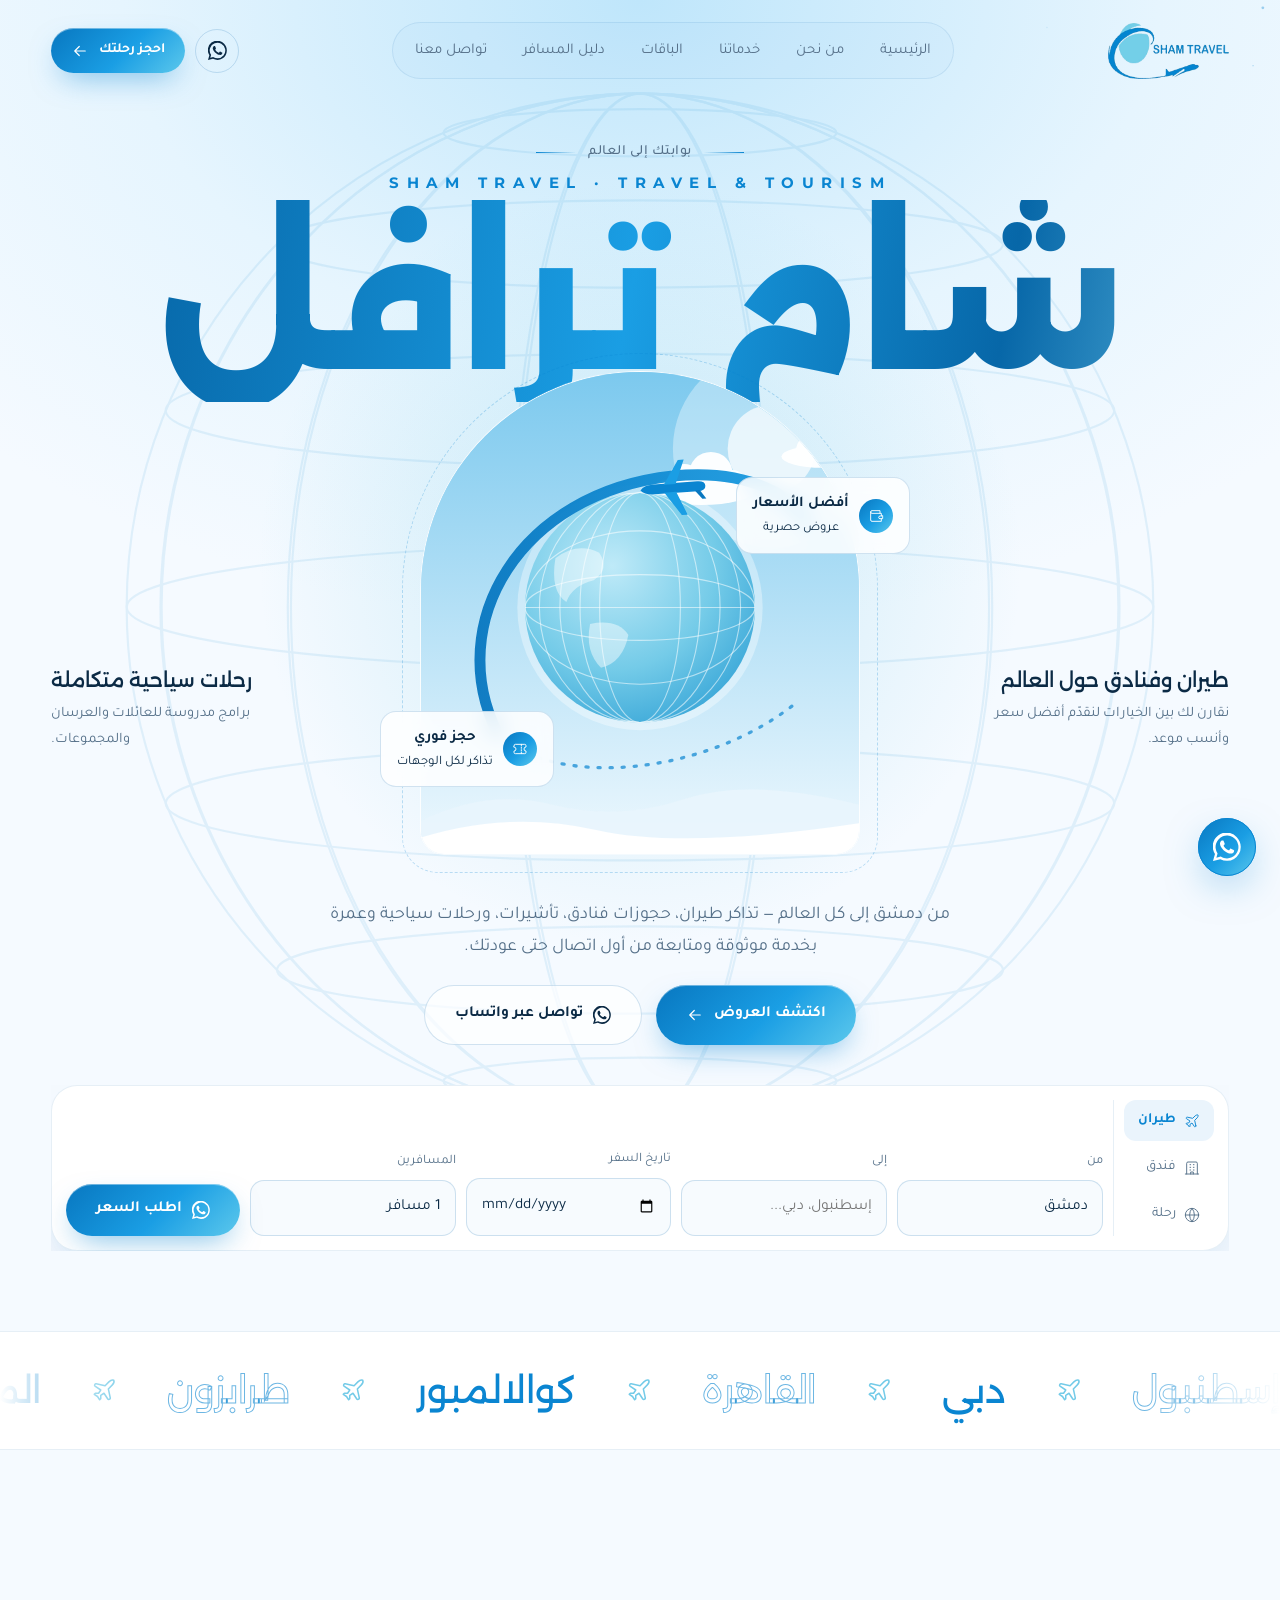
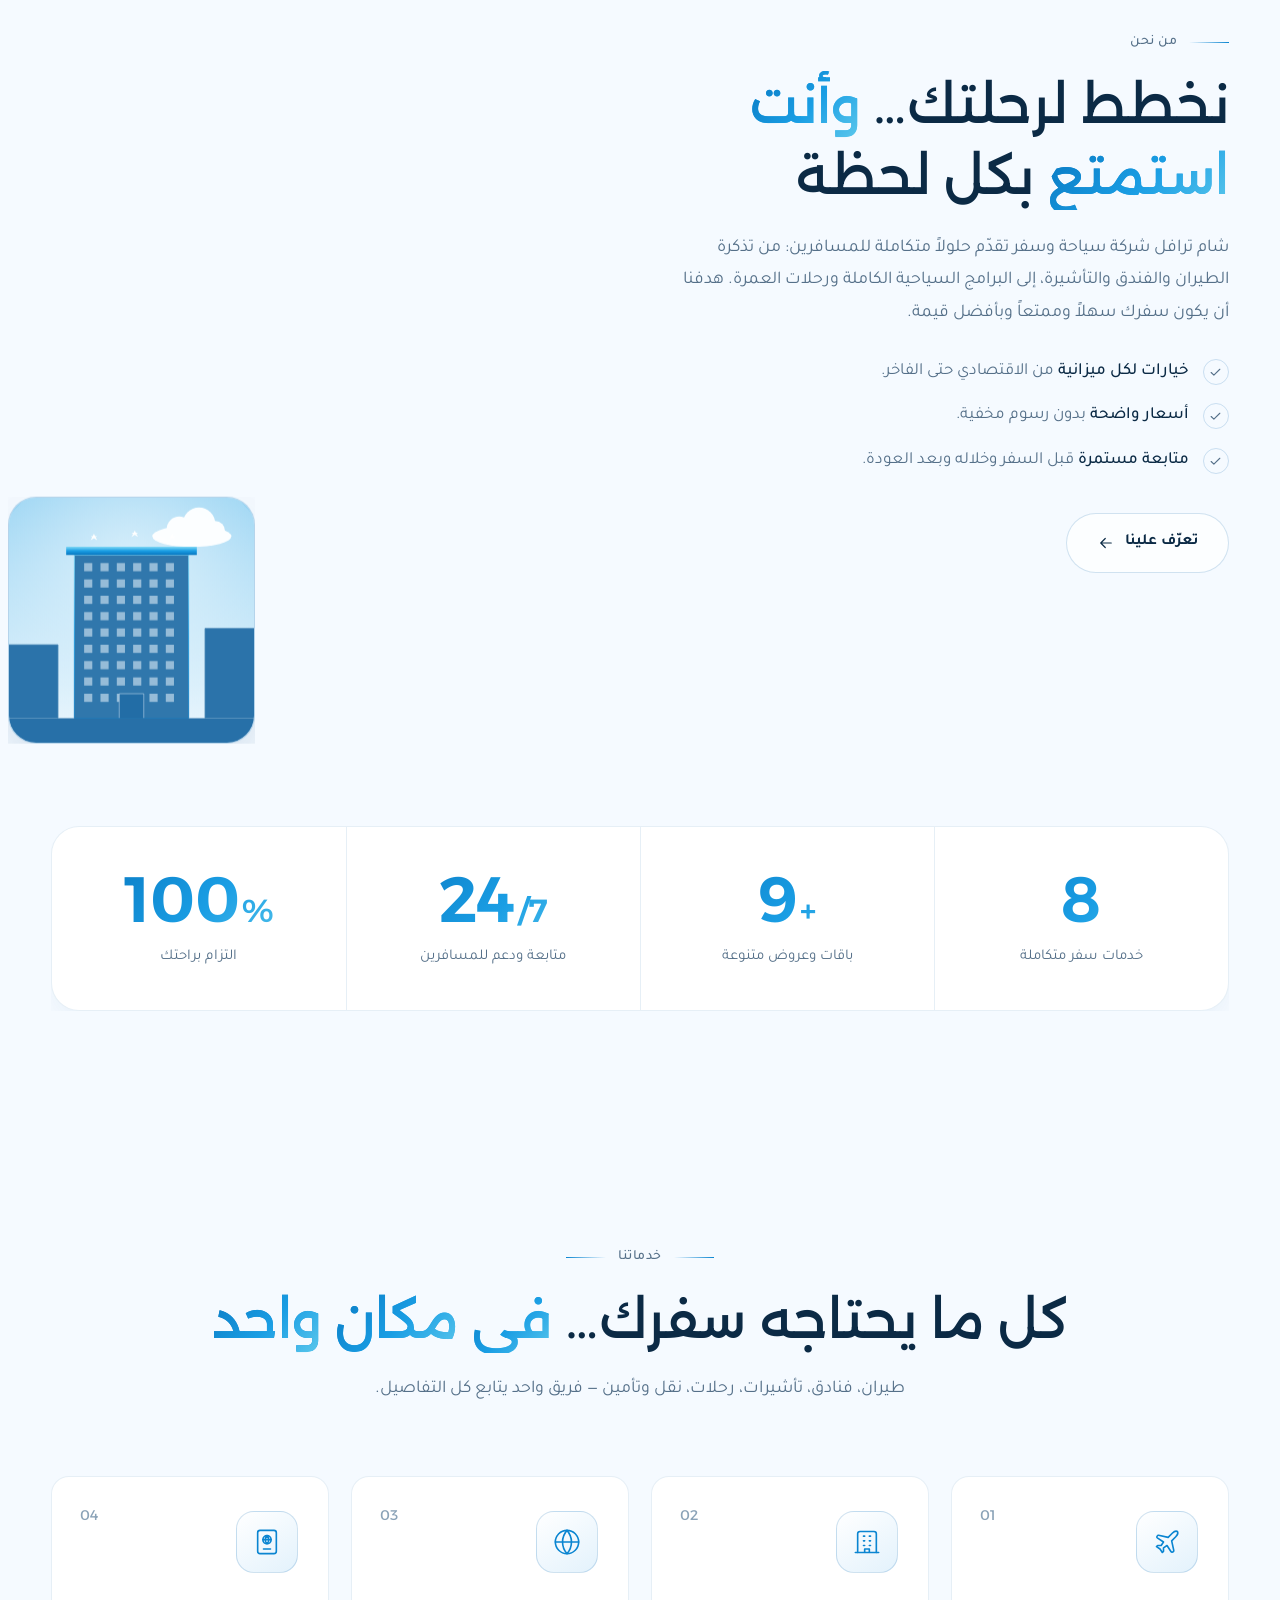
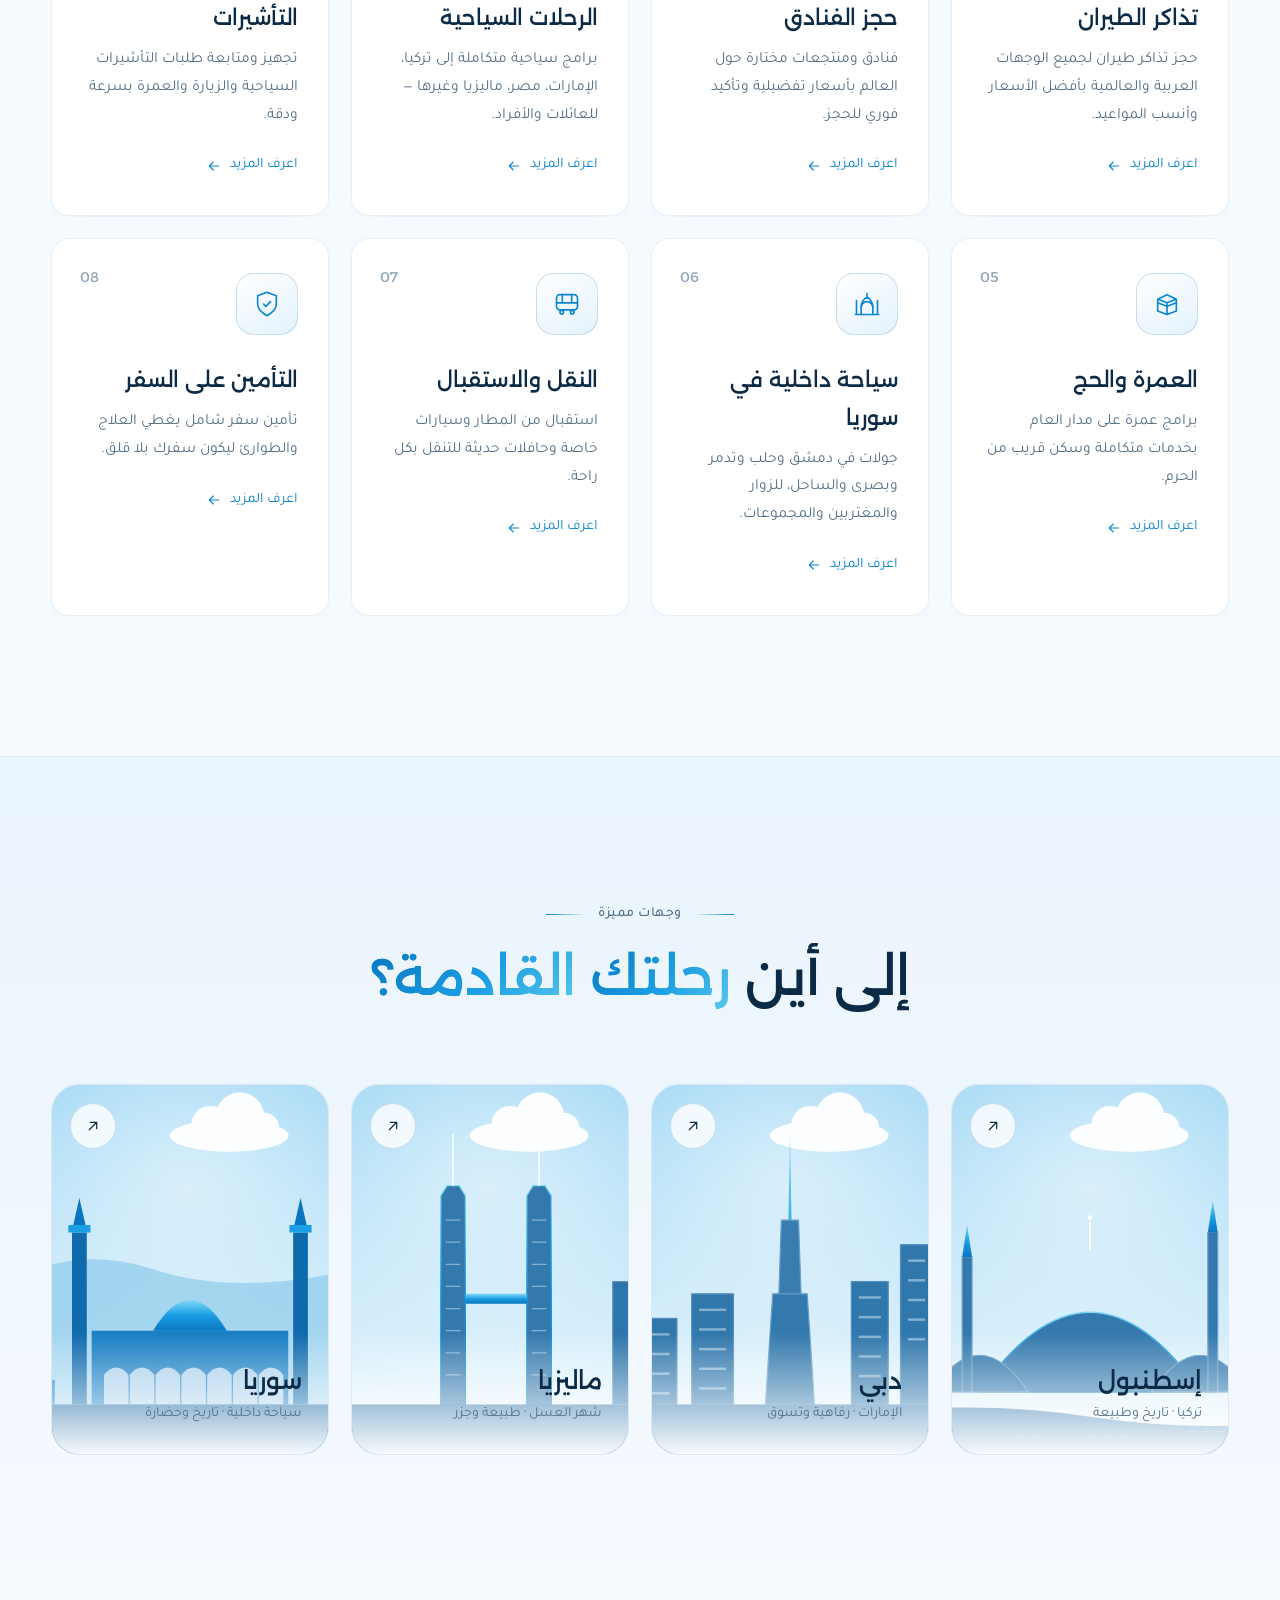
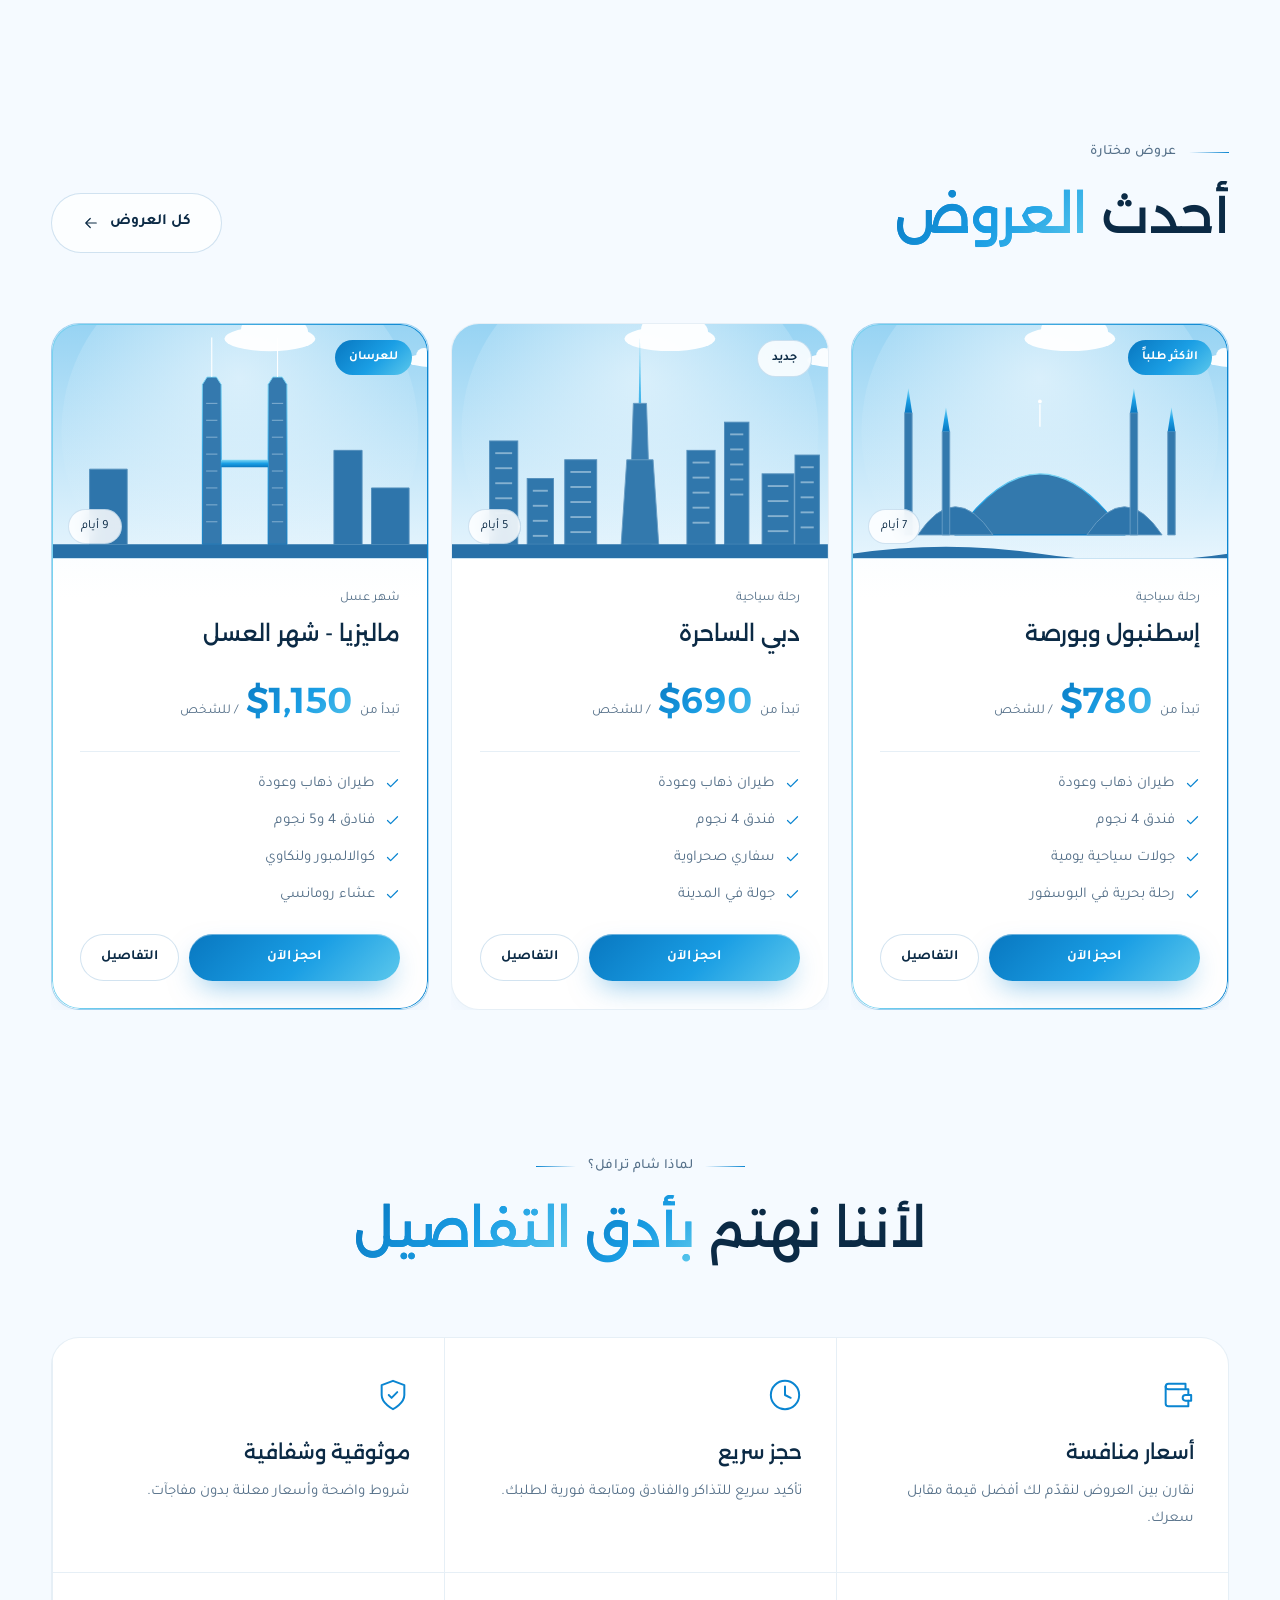
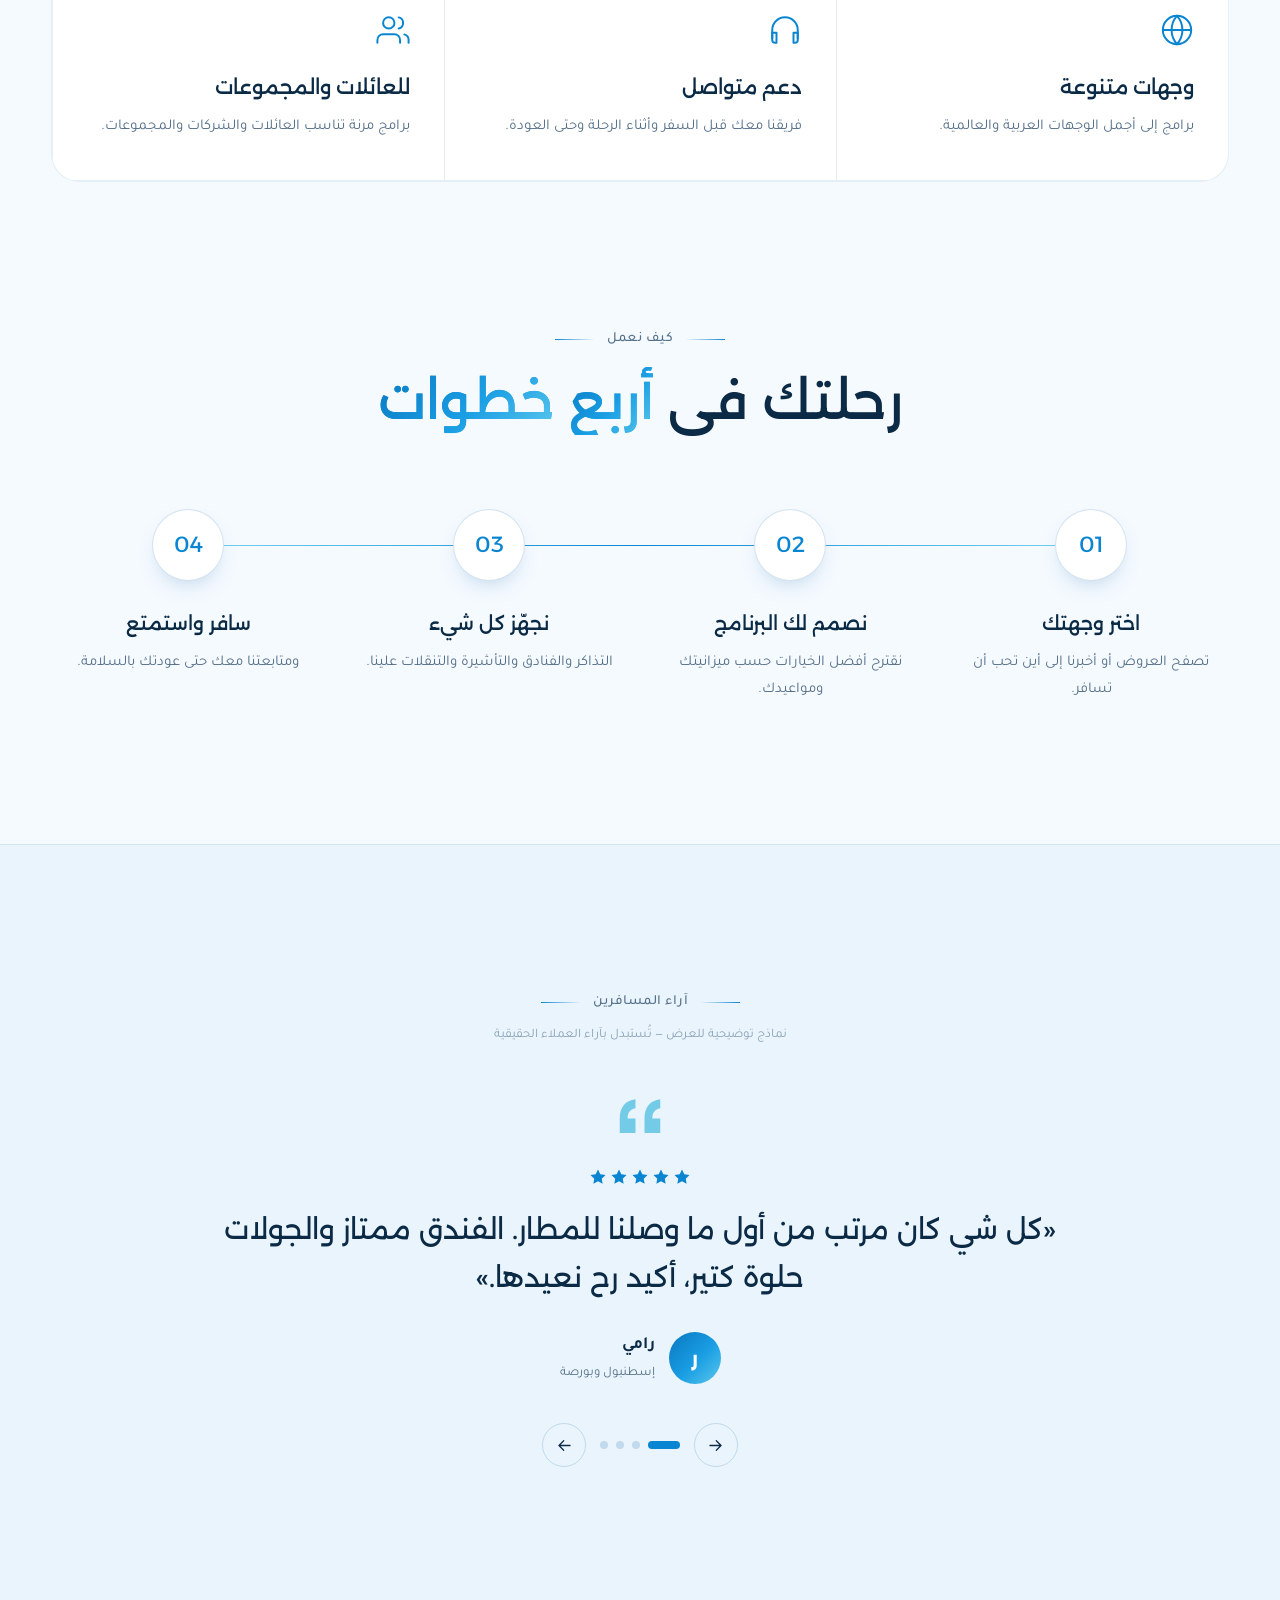
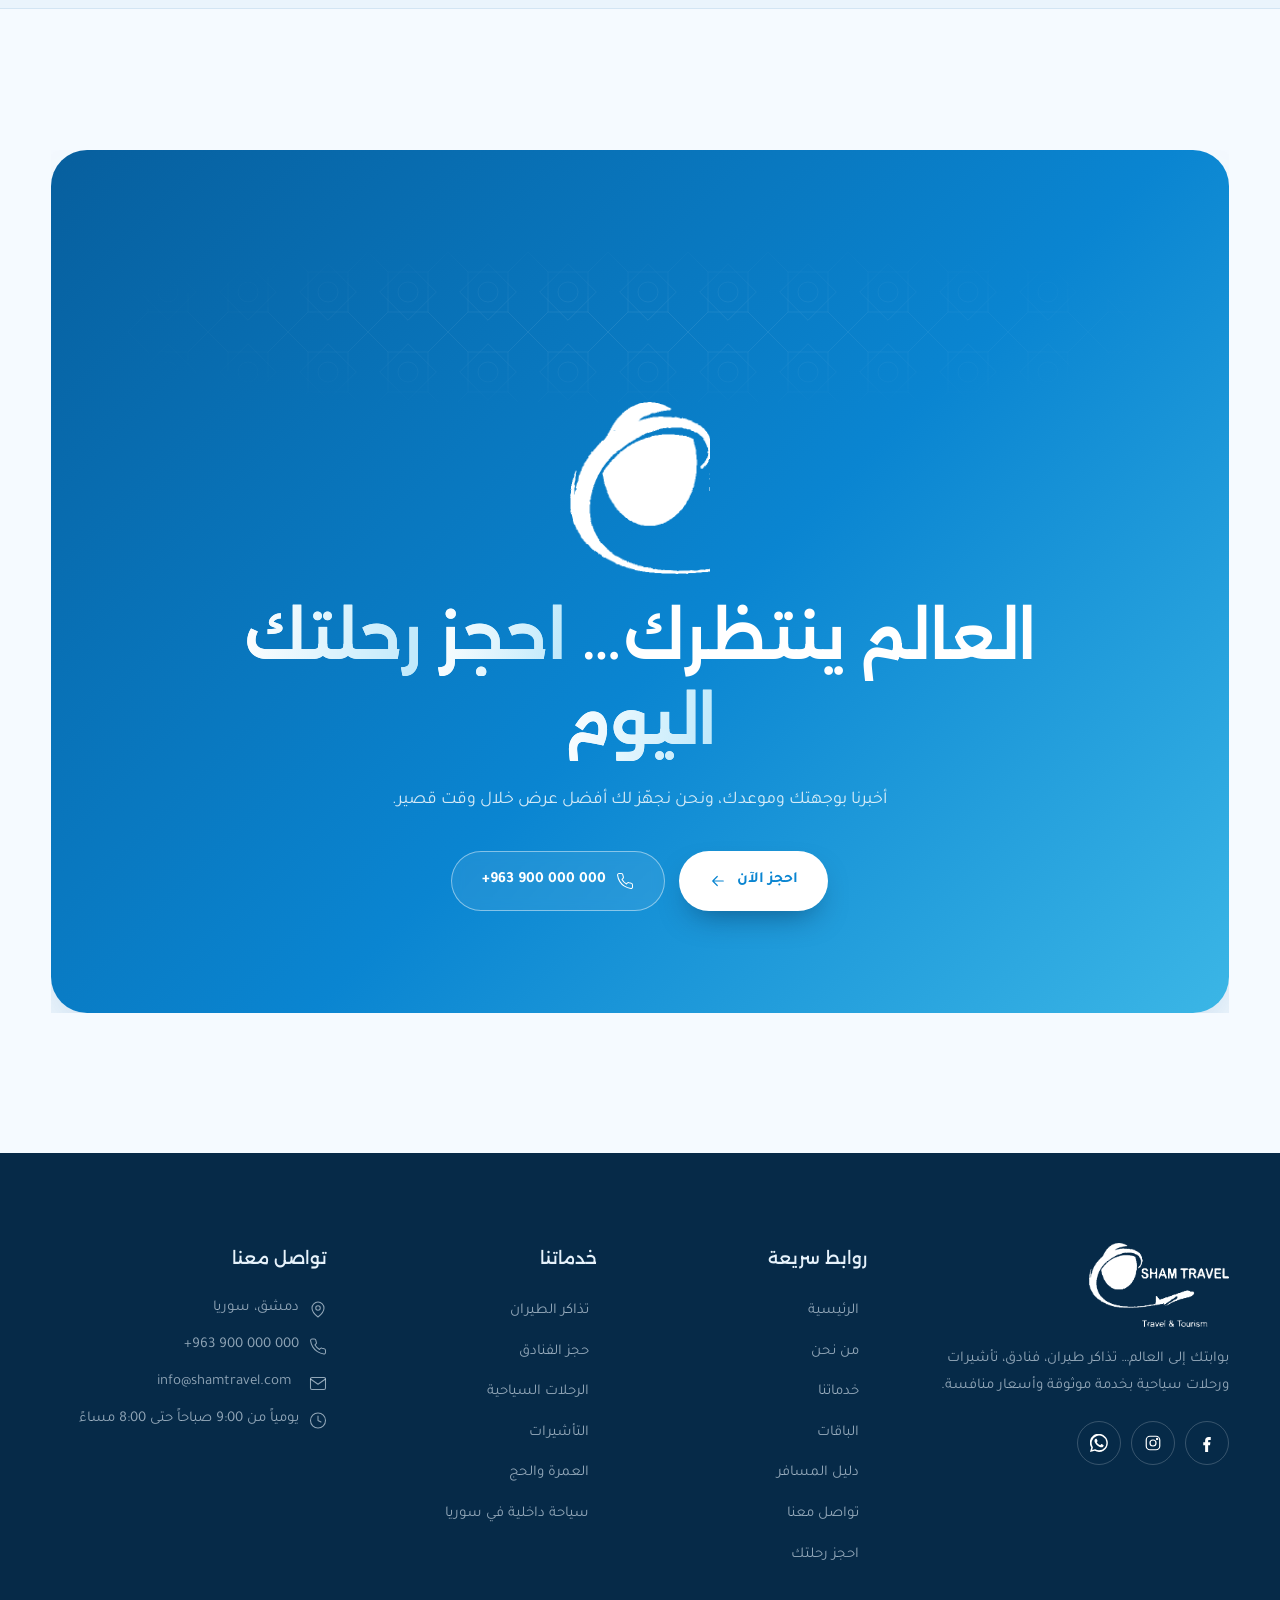
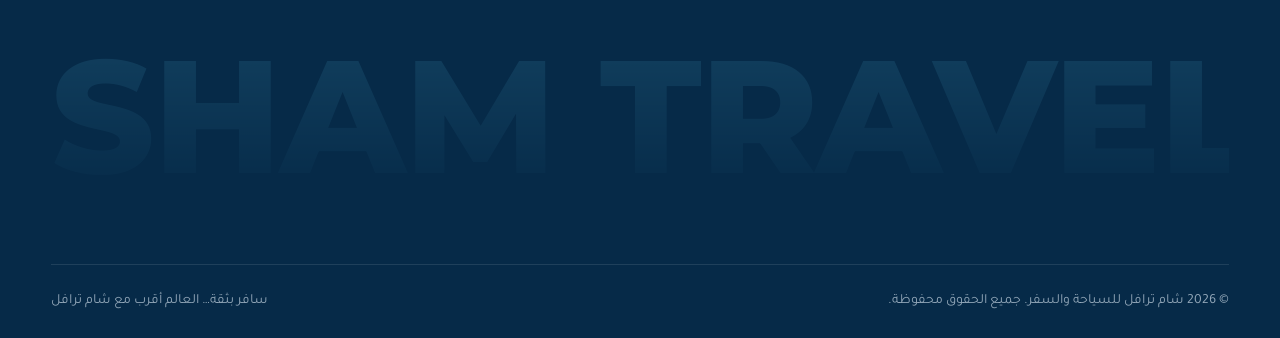
<file: index.html>
<!DOCTYPE html>
<html lang="ar" dir="rtl">
<head>
  <meta charset="UTF-8">
  <meta name="viewport" content="width=device-width, initial-scale=1.0">
  <title>شام ترافل | Sham Travel - للسياحة والسفر</title>
  <meta name="description" content="شام ترافل للسياحة والسفر - تذاكر طيران، حجز فنادق، تأشيرات، رحلات سياحية وعمرة بأفضل الأسعار وخدمة موثوقة.">
  <meta name="theme-color" content="#f5faff">
  <link rel="icon" href="assets/logo-mark.png">
  <link rel="preconnect" href="https://fonts.googleapis.com"><link rel="preconnect" href="https://fonts.gstatic.com" crossorigin>
  <link href="https://fonts.googleapis.com/css2?family=Alexandria:wght@300;400;500;600;700;800&family=Montserrat:wght@600;700;800&family=Tajawal:wght@300;400;500;700&display=swap" rel="stylesheet">
  <link rel="stylesheet" href="css/style.css">
</head>
<body class="is-loading" data-page="index">

  <div class="preloader">
    <div class="preloader__inner">
      <div class="preloader__logo"><img src="assets/logo.png" alt=""></div>
      <div class="preloader__bar"><i></i></div>
      <div class="preloader__txt">0%</div>
    </div>
  </div>

    <main>
    <!-- ============ HERO ============ -->
    <section class="hero">
      <div class="sky-bg">
        <div class="cloud" style="--y:12%;--w:300px;--t:70s;--dl:-10s"><i></i></div>
        <div class="cloud" style="--y:30%;--w:200px;--t:55s;--dl:-35s;--o:.75"><i></i></div>
        <div class="cloud" style="--y:55%;--w:340px;--t:90s;--dl:-60s;--o:.8"><i></i></div>
        <div class="cloud" style="--y:72%;--w:240px;--t:65s;--dl:-20s;--o:.7"><i></i></div>
        <div class="cloud" style="--y:6%;--w:180px;--t:50s;--dl:-42s;--o:.6"><i></i></div>
      </div>
      <canvas class="hero__canvas"></canvas>
      <div class="hero__glow"></div>
      <div class="hero__pattern" data-art="rosette"></div>

      <div class="container hero__grid">
        <span class="eyebrow both fade-up" style="--d:.4s">بوابتك إلى العالم</span>
        <div class="hero__en fade-up" style="--d:.6s">SHAM TRAVEL · TRAVEL &amp; TOURISM</div>
        <h1 class="hero__title"><span class="word-reveal metal-shine">شام ترافل</span></h1>

        <div class="hero__stage">
          <div class="hero__ring"></div>
          <div class="hero__frame" data-art="sky"></div>
          <div class="hero__badge"><span class="dot" data-icon="ticket"></span><div><b>حجز فوري</b>تذاكر لكل الوجهات</div></div>
          <div class="hero__badge b2"><span class="dot" data-icon="wallet"></span><div><b>أفضل الأسعار</b>عروض حصرية</div></div>
        </div>

        <div class="hero__sides">
          <div class="hero__side r">
            <h3 class="h-3">طيران وفنادق حول العالم</h3>
            <p>نقارن لك بين الخيارات لنقدّم أفضل سعر وأنسب موعد.</p>
          </div>
          <div class="hero__side l">
            <h3 class="h-3">رحلات سياحية متكاملة</h3>
            <p>برامج مدروسة للعائلات والعرسان والمجموعات.</p>
          </div>
        </div>

        <div class="hero__sub">
          <p class="lead fade-up" style="--d:1.9s">من دمشق إلى كل العالم — تذاكر طيران، حجوزات فنادق، تأشيرات، ورحلات سياحية وعمرة بخدمة موثوقة ومتابعة من أول اتصال حتى عودتك.</p>
          <div class="hero__actions fade-up" style="--d:2.05s">
            <a href="packages.html" class="btn btn--primary" data-magnetic>اكتشف العروض <span data-icon="arrow" style="display:contents"></span></a>
            <a class="btn btn--ghost" data-wa="مرحباً شام ترافل، أود الاستفسار عن رحلاتكم" data-magnetic><span data-icon="whatsapp" style="display:contents"></span> تواصل عبر واتساب</a>
          </div>
        </div>
      </div>
    </section>

    <!-- ============ QUICK SEARCH ============ -->
    <section class="qsearch">
      <div class="container">
        <form class="qsearch__box" id="qsearch" data-reveal="up">
          <div class="qsearch__tabs">
            <label><input type="radio" name="kind" value="تذكرة طيران" checked><span data-icon="plane">طيران</span></label>
            <label><input type="radio" name="kind" value="حجز فندق"><span data-icon="hotel">فندق</span></label>
            <label><input type="radio" name="kind" value="رحلة سياحية"><span data-icon="globe">رحلة</span></label>
          </div>
          <div class="field"><label>من</label><input name="from" value="دمشق"></div>
          <div class="field"><label>إلى</label><input name="to" placeholder="إسطنبول، دبي..."></div>
          <div class="field"><label>تاريخ السفر</label><input type="date" name="date"></div>
          <div class="field"><label>المسافرين</label><select name="pax"><option>1 مسافر</option><option>2 مسافرين</option><option>3 مسافرين</option><option>4 مسافرين</option><option>5+ مسافرين</option></select></div>
          <button class="btn btn--primary" type="submit"><span data-icon="whatsapp" style="display:contents"></span> اطلب السعر</button>
        </form>
      </div>
    </section>

    <!-- ============ MARQUEE ============ -->
    <div class="marquee" aria-hidden="true" style="margin-top:80px">
      <div class="marquee__track">
        <div class="marquee__item">إسطنبول <span data-icon="plane"></span> <span class="fill">دبي</span> <span data-icon="plane"></span> القاهرة <span data-icon="plane"></span> <span class="fill">كوالالمبور</span> <span data-icon="plane"></span> طرابزون <span data-icon="plane"></span> <span class="fill">المالديف</span> <span data-icon="plane"></span> مكة المكرمة <span data-icon="plane"></span></div>
        <div class="marquee__item">إسطنبول <span data-icon="plane"></span> <span class="fill">دبي</span> <span data-icon="plane"></span> القاهرة <span data-icon="plane"></span> <span class="fill">كوالالمبور</span> <span data-icon="plane"></span> طرابزون <span data-icon="plane"></span> <span class="fill">المالديف</span> <span data-icon="plane"></span> مكة المكرمة <span data-icon="plane"></span></div>
      </div>
    </div>

    <!-- ============ ABOUT INTRO ============ -->
    <section class="section">
      <div class="container split">
        <div>
          <span class="eyebrow" data-reveal="up">من نحن</span>
          <h2 class="h-1 split-words" style="margin:14px 0 18px">نخطط لرحلتك… <span class="metal">وأنت استمتع</span> بكل لحظة</h2>
          <p class="lead" data-reveal="up" style="--rd:.1s">شام ترافل شركة سياحة وسفر تقدّم حلولاً متكاملة للمسافرين: من تذكرة الطيران والفندق والتأشيرة، إلى البرامج السياحية الكاملة ورحلات العمرة. هدفنا أن يكون سفرك سهلاً وممتعاً وبأفضل قيمة.</p>
          <ul class="check-list">
            <li data-reveal="up" style="--rd:.15s"><i data-icon="check"></i><span><b>خيارات لكل ميزانية</b> من الاقتصادي حتى الفاخر.</span></li>
            <li data-reveal="up" style="--rd:.2s"><i data-icon="check"></i><span><b>أسعار واضحة</b> بدون رسوم مخفية.</span></li>
            <li data-reveal="up" style="--rd:.25s"><i data-icon="check"></i><span><b>متابعة مستمرة</b> قبل السفر وخلاله وبعد العودة.</span></li>
          </ul>
          <a href="about.html" class="btn btn--ghost" data-reveal="up" style="--rd:.3s" data-magnetic>تعرّف علينا <span data-icon="arrow" style="display:contents"></span></a>
        </div>
        <div class="stack-visual">
          <div class="visual-card" data-reveal="clip" data-speed="0.05" data-art="plane">
            <div class="visual-card__tag"><div><small>شام ترافل</small><b>رحلات إلى أكثر من وجهة حول العالم</b></div><div class="card__icon" style="margin:0;width:48px;height:48px" data-icon="plane"></div></div>
          </div>
          <div class="visual-card small" data-reveal="scale" style="--rd:.3s" data-speed="-0.06" data-art="hotel"></div>
        </div>
      </div>
    </section>

    <!-- ============ STATS ============ -->
    <section class="section--tight" style="padding-top:clamp(40px,6vw,90px)">
      <div class="container">
        <div class="stats" data-reveal="up">
          <div class="stat"><div class="stat__num metal"><span data-count="8">0</span></div><p>خدمات سفر متكاملة</p></div>
          <div class="stat"><div class="stat__num metal"><span data-count="9">0</span><small>+</small></div><p>باقات وعروض متنوعة</p></div>
          <div class="stat"><div class="stat__num metal"><span data-count="24">0</span><small>/7</small></div><p>متابعة ودعم للمسافرين</p></div>
          <div class="stat"><div class="stat__num metal"><span data-count="100">0</span><small>%</small></div><p>التزام براحتك</p></div>
        </div>
      </div>
    </section>

    <!-- ============ SERVICES ============ -->
    <section class="section">
      <div class="container">
        <div class="sec-head center">
          <span class="eyebrow both" data-reveal="up">خدماتنا</span>
          <h2 class="h-1 split-words">كل ما يحتاجه سفرك… <span class="metal">في مكان واحد</span></h2>
          <p class="lead" data-reveal="up">طيران، فنادق، تأشيرات، رحلات، نقل وتأمين — فريق واحد يتابع كل التفاصيل.</p>
        </div>
        <div class="grid grid-4" id="services-grid" data-limit="8"></div>
      </div>
    </section>

    <!-- ============ DESTINATIONS ============ -->
    <section class="section" style="background:linear-gradient(180deg,var(--bg-2),var(--bg));border-top:1px solid var(--line)">
      <div class="container">
        <div class="sec-head center">
          <span class="eyebrow both" data-reveal="up">وجهات مميزة</span>
          <h2 class="h-1 split-words">إلى أين <span class="metal">رحلتك القادمة؟</span></h2>
        </div>
        <div class="grid grid-4">
          <a href="packages.html?type=tour" class="dest" data-reveal="up" data-art="istanbul"><span class="dest__go" data-icon="arrowUp"></span><div class="dest__body"><h3>إسطنبول</h3><p>تركيا · تاريخ وطبيعة</p></div></a>
          <a href="packages.html?type=tour" class="dest" data-reveal="up" style="--rd:.1s" data-art="dubai"><span class="dest__go" data-icon="arrowUp"></span><div class="dest__body"><h3>دبي</h3><p>الإمارات · رفاهية وتسوق</p></div></a>
          <a href="packages.html?type=honey" class="dest" data-reveal="up" style="--rd:.2s" data-art="kl"><span class="dest__go" data-icon="arrowUp"></span><div class="dest__body"><h3>ماليزيا</h3><p>شهر العسل · طبيعة وجزر</p></div></a>
          <a href="packages.html?type=tour" class="dest" data-reveal="up" style="--rd:.3s" data-art="damascus"><span class="dest__go" data-icon="arrowUp"></span><div class="dest__body"><h3>سوريا</h3><p>سياحة داخلية · تاريخ وحضارة</p></div></a>
        </div>
      </div>
    </section>

    <!-- ============ PACKAGES ============ -->
    <section class="section">
      <div class="container">
        <div class="sec-head" style="display:flex;justify-content:space-between;align-items:flex-end;gap:30px;flex-wrap:wrap">
          <div>
            <span class="eyebrow" data-reveal="up">عروض مختارة</span>
            <h2 class="h-1 split-words" style="margin:14px 0 0">أحدث <span class="metal">العروض</span></h2>
          </div>
          <a href="packages.html" class="btn btn--ghost" data-reveal="up" data-magnetic>كل العروض <span data-icon="arrow" style="display:contents"></span></a>
        </div>
        <div class="grid grid-3" id="packages-grid" data-limit="3"></div>
      </div>
    </section>

    <!-- ============ WHY US ============ -->
    <section class="section" style="padding-top:0">
      <div class="container">
        <div class="sec-head center">
          <span class="eyebrow both" data-reveal="up">لماذا شام ترافل؟</span>
          <h2 class="h-1 split-words">لأننا نهتم <span class="metal">بأدق التفاصيل</span></h2>
        </div>
        <div class="why">
          <div class="why__item" data-reveal="up"><span data-icon="wallet"></span><h3>أسعار منافسة</h3><p>نقارن بين العروض لنقدّم لك أفضل قيمة مقابل سعرك.</p></div>
          <div class="why__item" data-reveal="up" style="--rd:.08s"><span data-icon="clock"></span><h3>حجز سريع</h3><p>تأكيد سريع للتذاكر والفنادق ومتابعة فورية لطلبك.</p></div>
          <div class="why__item" data-reveal="up" style="--rd:.16s"><span data-icon="shield"></span><h3>موثوقية وشفافية</h3><p>شروط واضحة وأسعار معلنة بدون مفاجآت.</p></div>
          <div class="why__item" data-reveal="up"><span data-icon="globe"></span><h3>وجهات متنوعة</h3><p>برامج إلى أجمل الوجهات العربية والعالمية.</p></div>
          <div class="why__item" data-reveal="up" style="--rd:.08s"><span data-icon="headset"></span><h3>دعم متواصل</h3><p>فريقنا معك قبل السفر وأثناء الرحلة وحتى العودة.</p></div>
          <div class="why__item" data-reveal="up" style="--rd:.16s"><span data-icon="users"></span><h3>للعائلات والمجموعات</h3><p>برامج مرنة تناسب العائلات والشركات والمجموعات.</p></div>
        </div>
      </div>
    </section>

    <!-- ============ PROCESS ============ -->
    <section class="section" style="padding-top:0">
      <div class="container">
        <div class="sec-head center">
          <span class="eyebrow both" data-reveal="up">كيف نعمل</span>
          <h2 class="h-1 split-words">رحلتك في <span class="metal">أربع خطوات</span></h2>
        </div>
        <div class="process">
          <div class="process__line"><i></i></div>
          <div class="step" data-reveal="up"><div class="step__n">01</div><h3>اختر وجهتك</h3><p>تصفح العروض أو أخبرنا إلى أين تحب أن تسافر.</p></div>
          <div class="step" data-reveal="up" style="--rd:.15s"><div class="step__n">02</div><h3>نصمم لك البرنامج</h3><p>نقترح أفضل الخيارات حسب ميزانيتك ومواعيدك.</p></div>
          <div class="step" data-reveal="up" style="--rd:.3s"><div class="step__n">03</div><h3>نجهّز كل شيء</h3><p>التذاكر والفنادق والتأشيرة والتنقلات علينا.</p></div>
          <div class="step" data-reveal="up" style="--rd:.45s"><div class="step__n">04</div><h3>سافر واستمتع</h3><p>ومتابعتنا معك حتى عودتك بالسلامة.</p></div>
        </div>
      </div>
    </section>

    <!-- ============ TESTIMONIALS ============ -->
    <section class="section" style="background:var(--bg-2);border-block:1px solid var(--line)">
      <div class="container">
        <div class="sec-head center" style="margin-bottom:40px">
          <span class="eyebrow both" data-reveal="up">آراء المسافرين</span>
          <p style="color:var(--dim);font-size:13px;margin-top:8px">نماذج توضيحية للعرض — تُستبدل بآراء العملاء الحقيقية</p>
        </div>
        <div class="tst" data-reveal="blur">
          <div class="tst__quote" data-icon="quote"></div>
          <div class="tst__viewport"><div class="tst__track" id="tst-track"></div></div>
          <div class="tst__nav">
            <button class="icon-btn" id="tst-prev" aria-label="السابق" style="transform:scaleX(-1)" data-icon="arrow"></button>
            <div class="tst__dots" id="tst-dots"></div>
            <button class="icon-btn" id="tst-next" aria-label="التالي" data-icon="arrow"></button>
          </div>
        </div>
      </div>
    </section>

    <!-- ============ CTA ============ -->
    <section class="section">
      <div class="container">
        <div class="cta" data-reveal="scale">
          <div class="cta__pattern" data-art="pattern"></div>
          <img class="cta__logo" src="assets/logo-mark.png" alt="">
          <h2 class="h-display split-words">العالم ينتظرك… <span class="metal-shine">احجز رحلتك اليوم</span></h2>
          <p class="lead">أخبرنا بوجهتك وموعدك، ونحن نجهّز لك أفضل عرض خلال وقت قصير.</p>
          <div class="hero__actions">
            <a href="booking.html" class="btn btn--primary" data-magnetic>احجز الآن <span data-icon="arrow" style="display:contents"></span></a>
            <a class="btn btn--ghost" data-tel data-magnetic><span data-icon="phone" style="display:contents"></span> <span data-site="phone" dir="ltr"></span></a>
          </div>
        </div>
      </div>
    </section>
  </main>

  <script src="js/data.js"></script>
  <script src="js/main.js"></script>
</body>
</html>
</file>
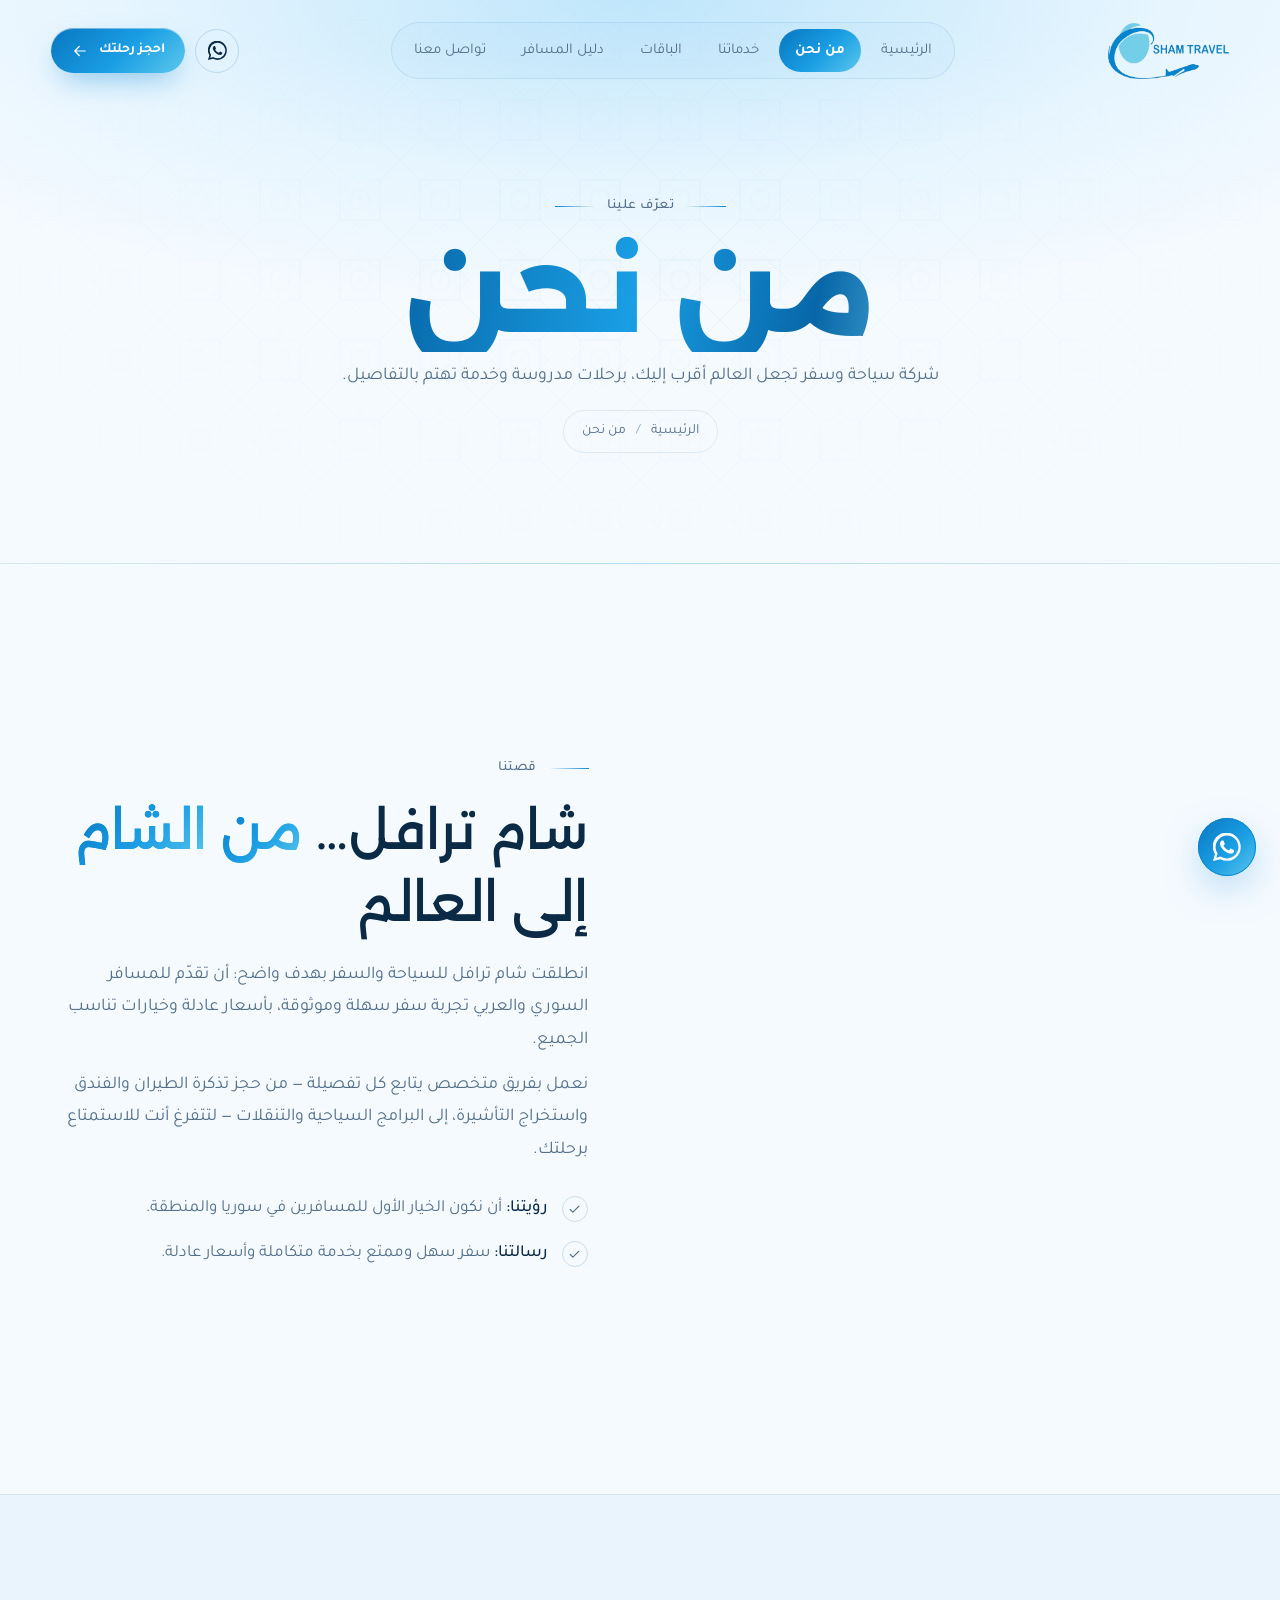
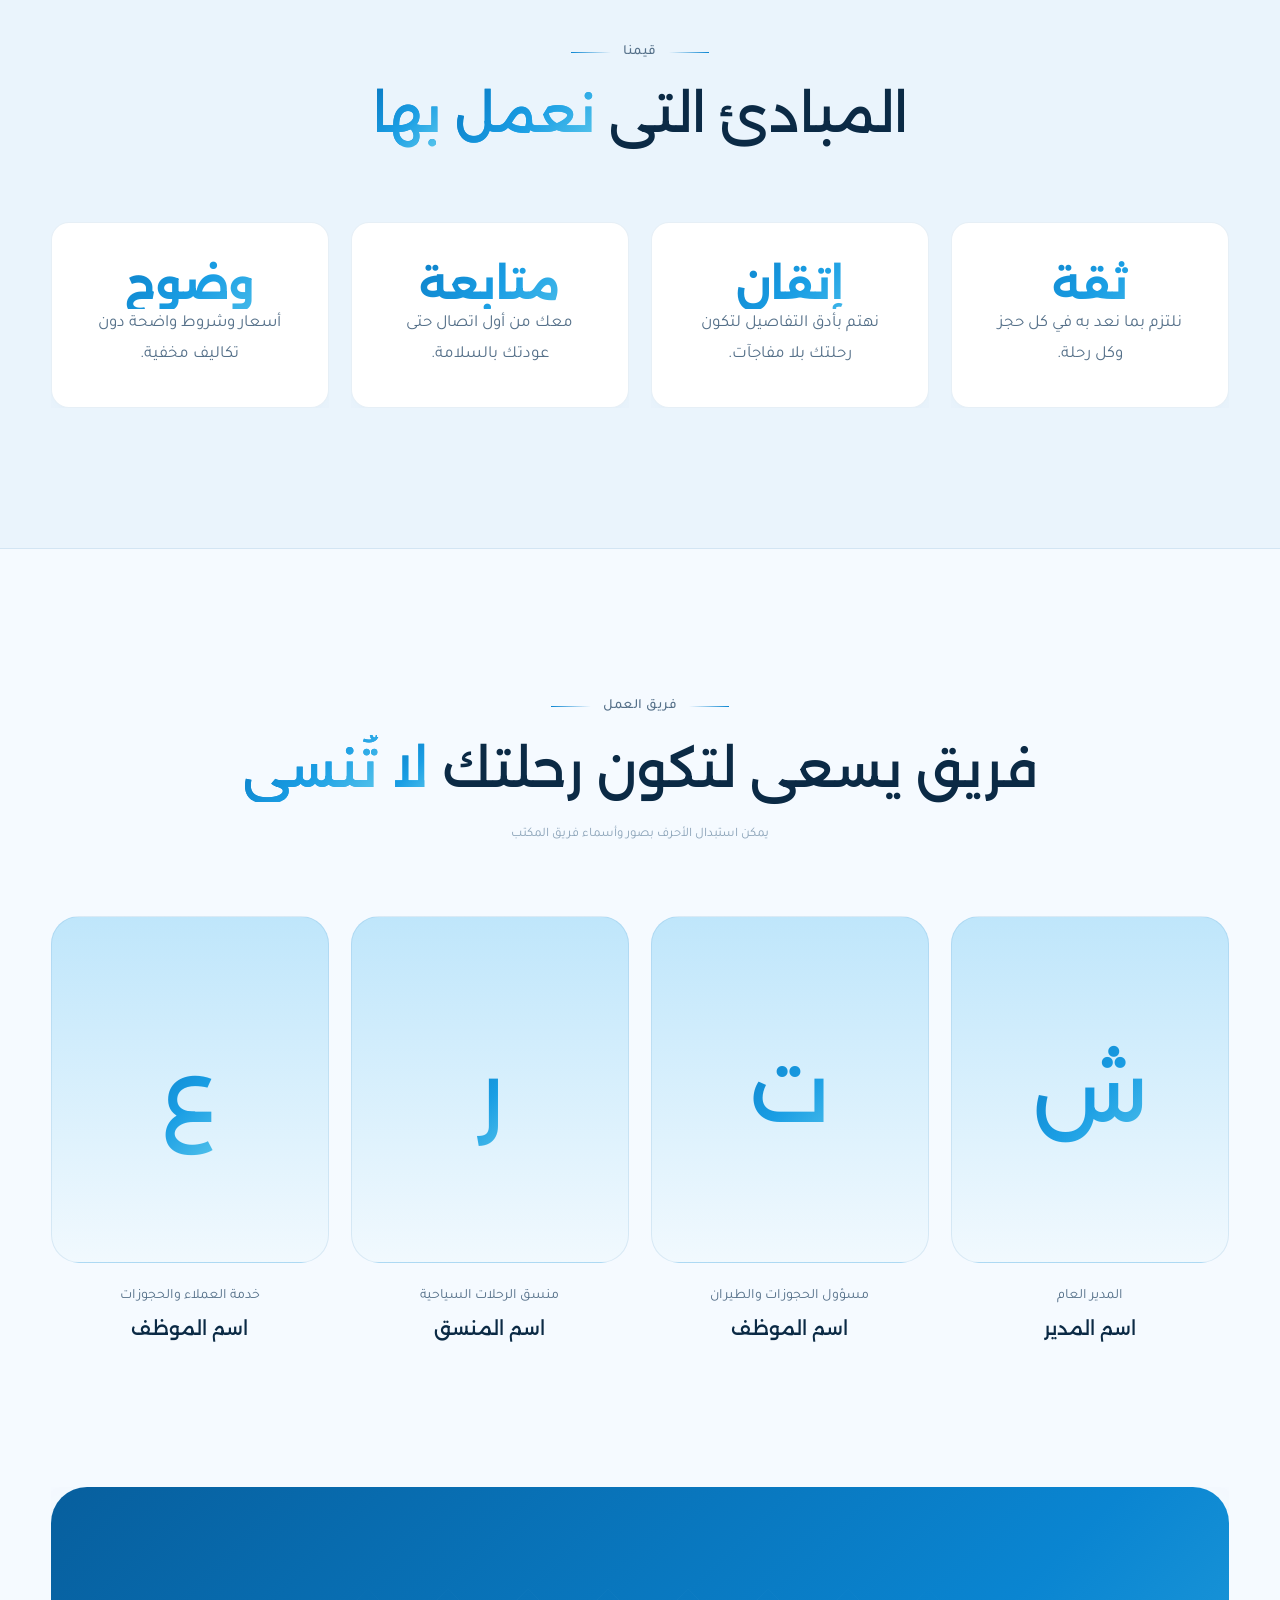
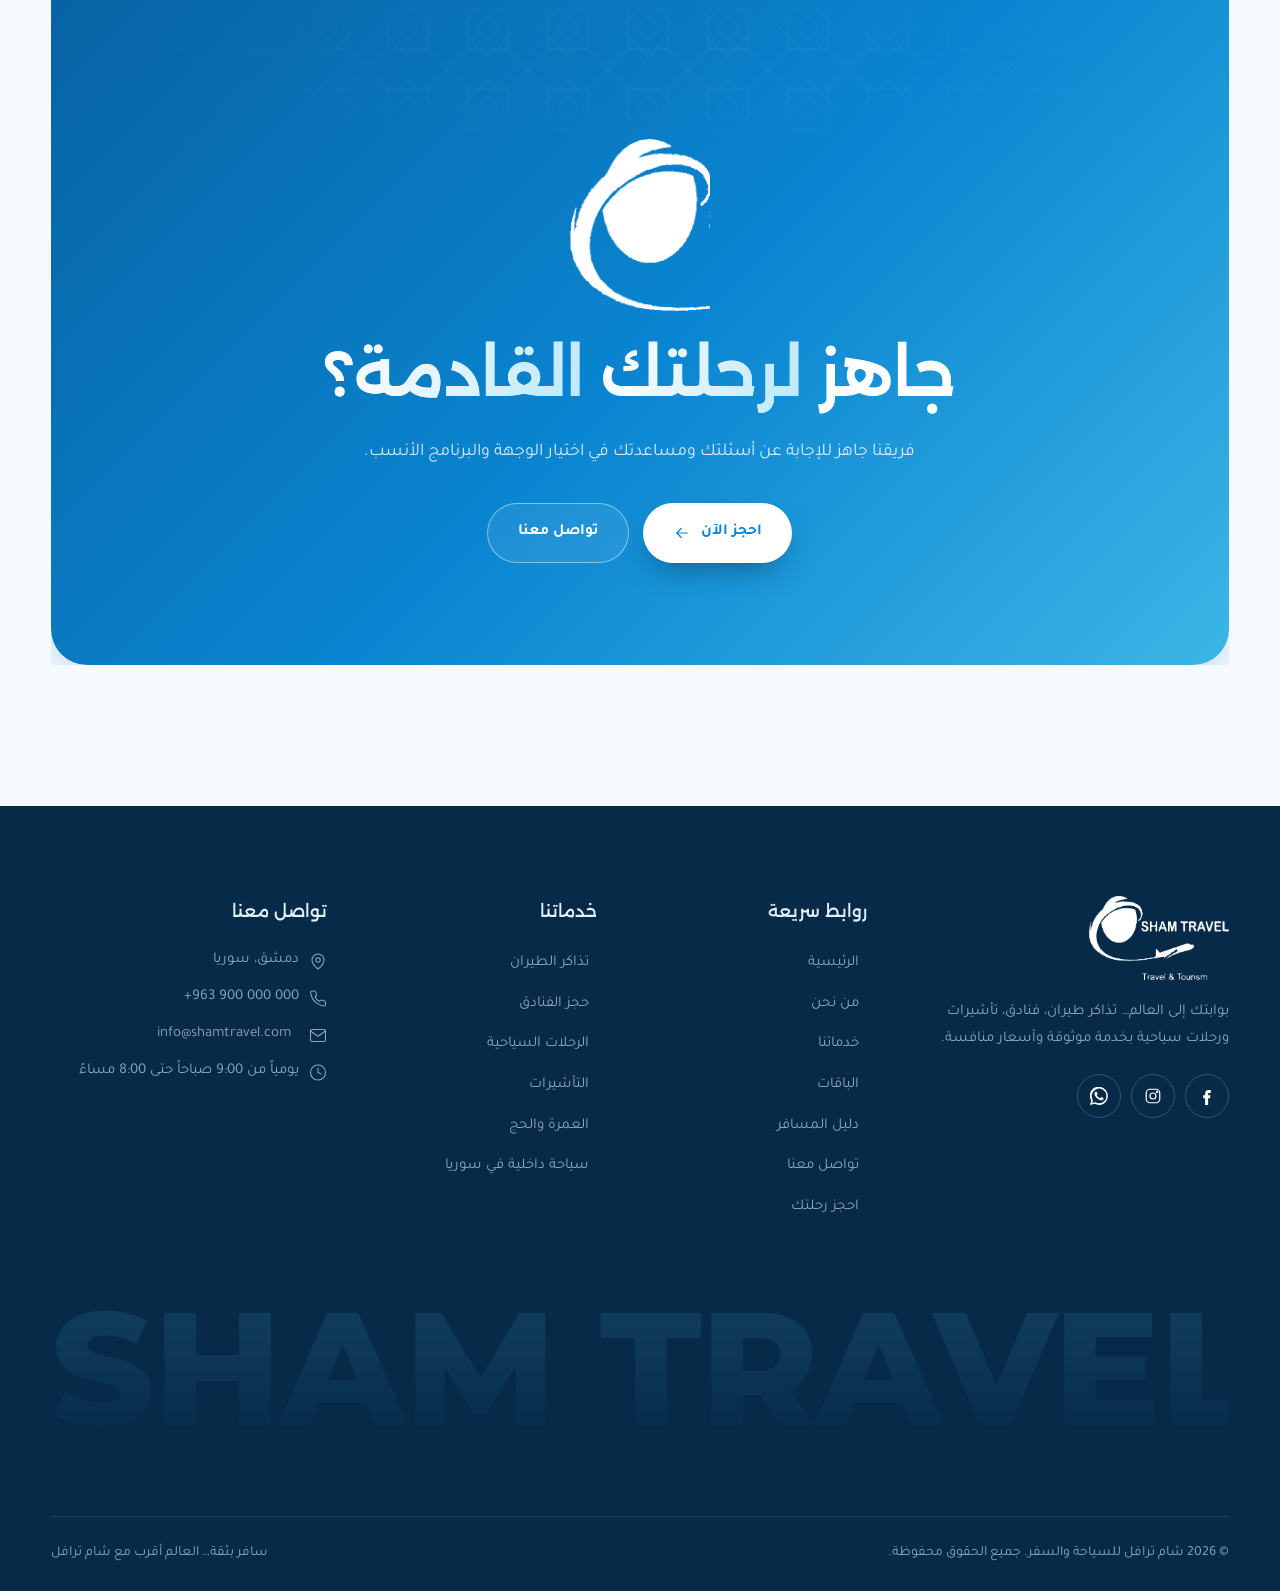
<file: about.html>
<!DOCTYPE html>
<html lang="ar" dir="rtl">
<head>
  <meta charset="UTF-8">
  <meta name="viewport" content="width=device-width, initial-scale=1.0">
  <title>من نحن | شام ترافل للسياحة والسفر</title>
  <meta name="description" content="شام ترافل للسياحة والسفر - تذاكر طيران، حجز فنادق، تأشيرات، رحلات سياحية وعمرة بأفضل الأسعار وخدمة موثوقة.">
  <meta name="theme-color" content="#f5faff">
  <link rel="icon" href="assets/logo-mark.png">
  <link rel="preconnect" href="https://fonts.googleapis.com"><link rel="preconnect" href="https://fonts.gstatic.com" crossorigin>
  <link href="https://fonts.googleapis.com/css2?family=Alexandria:wght@300;400;500;600;700;800&family=Montserrat:wght@600;700;800&family=Tajawal:wght@300;400;500;700&display=swap" rel="stylesheet">
  <link rel="stylesheet" href="css/style.css">
</head>
<body class="is-loading" data-page="about">

  <div class="preloader">
    <div class="preloader__inner">
      <div class="preloader__logo"><img src="assets/logo.png" alt=""></div>
      <div class="preloader__bar"><i></i></div>
      <div class="preloader__txt">0%</div>
    </div>
  </div>

    <main>
    <section class="page-hero">
      <div class="page-hero__bg" data-art="pattern"></div>
      <div class="container">
        <span class="eyebrow both" data-reveal="up">تعرّف علينا</span>
        <h1 class="page-hero__title"><span class="word-reveal metal-shine">من نحن</span></h1>
        <p class="lead" style="margin-inline:auto" data-reveal="up">شركة سياحة وسفر تجعل العالم أقرب إليك، برحلات مدروسة وخدمة تهتم بالتفاصيل.</p>
        <div class="crumbs" data-reveal="up"><a href="index.html">الرئيسية</a><span>/</span>من نحن</div>
      </div>
    </section>

    <section class="section">
      <div class="container split">
        <div class="stack-visual">
          <div class="visual-card" data-reveal="clip" data-speed="0.05" data-art="sky">
            <div class="visual-card__tag"><div><small>رسالتنا</small><b>نجعل السفر سهلاً وممتعاً للجميع</b></div><div class="card__icon" style="margin:0;width:48px;height:48px" data-icon="plane"></div></div>
          </div>
        </div>
        <div>
          <span class="eyebrow" data-reveal="up">قصتنا</span>
          <h2 class="h-1 split-words" style="margin:14px 0 18px">شام ترافل… <span class="metal">من الشام</span> إلى العالم</h2>
          <p class="lead" data-reveal="up">انطلقت شام ترافل للسياحة والسفر بهدف واضح: أن تقدّم للمسافر السوري والعربي تجربة سفر سهلة وموثوقة، بأسعار عادلة وخيارات تناسب الجميع.</p>
          <p class="lead" data-reveal="up" style="margin-top:14px">نعمل بفريق متخصص يتابع كل تفصيلة — من حجز تذكرة الطيران والفندق واستخراج التأشيرة، إلى البرامج السياحية والتنقلات — لتتفرغ أنت للاستمتاع برحلتك.</p>
          <ul class="check-list">
            <li data-reveal="up"><i data-icon="check"></i><span><b>رؤيتنا:</b> أن نكون الخيار الأول للمسافرين في سوريا والمنطقة.</span></li>
            <li data-reveal="up" style="--rd:.08s"><i data-icon="check"></i><span><b>رسالتنا:</b> سفر سهل وممتع بخدمة متكاملة وأسعار عادلة.</span></li>
          </ul>
        </div>
      </div>
    </section>

    <section class="section" style="background:var(--bg-2);border-block:1px solid var(--line)">
      <div class="container">
        <div class="sec-head center">
          <span class="eyebrow both" data-reveal="up">قيمنا</span>
          <h2 class="h-1 split-words">المبادئ التي <span class="metal">نعمل بها</span></h2>
        </div>
        <div class="grid grid-4">
          <div class="value" data-reveal="up"><div class="big metal">ثقة</div><p style="color:var(--muted)">نلتزم بما نعد به في كل حجز وكل رحلة.</p></div>
          <div class="value" data-reveal="up" style="--rd:.08s"><div class="big metal">إتقان</div><p style="color:var(--muted)">نهتم بأدق التفاصيل لتكون رحلتك بلا مفاجآت.</p></div>
          <div class="value" data-reveal="up" style="--rd:.16s"><div class="big metal">متابعة</div><p style="color:var(--muted)">معك من أول اتصال حتى عودتك بالسلامة.</p></div>
          <div class="value" data-reveal="up" style="--rd:.24s"><div class="big metal">وضوح</div><p style="color:var(--muted)">أسعار وشروط واضحة دون تكاليف مخفية.</p></div>
        </div>
      </div>
    </section>

    <section class="section">
      <div class="container">
        <div class="sec-head center">
          <span class="eyebrow both" data-reveal="up">فريق العمل</span>
          <h2 class="h-1 split-words">فريق يسعى لتكون رحلتك <span class="metal">لا تُنسى</span></h2>
          <p style="color:var(--dim);font-size:13px">يمكن استبدال الأحرف بصور وأسماء فريق المكتب</p>
        </div>
        <div class="grid grid-4">
          <div class="member" data-reveal="up"><div class="member__ph"><span class="metal">ش</span></div><small>المدير العام</small><h3>اسم المدير</h3></div>
          <div class="member" data-reveal="up" style="--rd:.08s"><div class="member__ph"><span class="metal">ت</span></div><small>مسؤول الحجوزات والطيران</small><h3>اسم الموظف</h3></div>
          <div class="member" data-reveal="up" style="--rd:.16s"><div class="member__ph"><span class="metal">ر</span></div><small>منسق الرحلات السياحية</small><h3>اسم المنسق</h3></div>
          <div class="member" data-reveal="up" style="--rd:.24s"><div class="member__ph"><span class="metal">ع</span></div><small>خدمة العملاء والحجوزات</small><h3>اسم الموظف</h3></div>
        </div>
      </div>
    </section>

    <section class="section" style="padding-top:0">
      <div class="container">
        <div class="cta" data-reveal="scale">
          <div class="cta__pattern" data-art="pattern"></div>
          <img class="cta__logo" src="assets/logo-mark.png" alt="">
          <h2 class="h-display split-words">جاهز <span class="metal-shine">لرحلتك القادمة؟</span></h2>
          <p class="lead">فريقنا جاهز للإجابة عن أسئلتك ومساعدتك في اختيار الوجهة والبرنامج الأنسب.</p>
          <div class="hero__actions">
            <a href="booking.html" class="btn btn--primary" data-magnetic>احجز الآن <span data-icon="arrow" style="display:contents"></span></a>
            <a href="contact.html" class="btn btn--ghost" data-magnetic>تواصل معنا</a>
          </div>
        </div>
      </div>
    </section>
  </main>

  <script src="js/data.js"></script>
  <script src="js/main.js"></script>
</body>
</html>
</file>
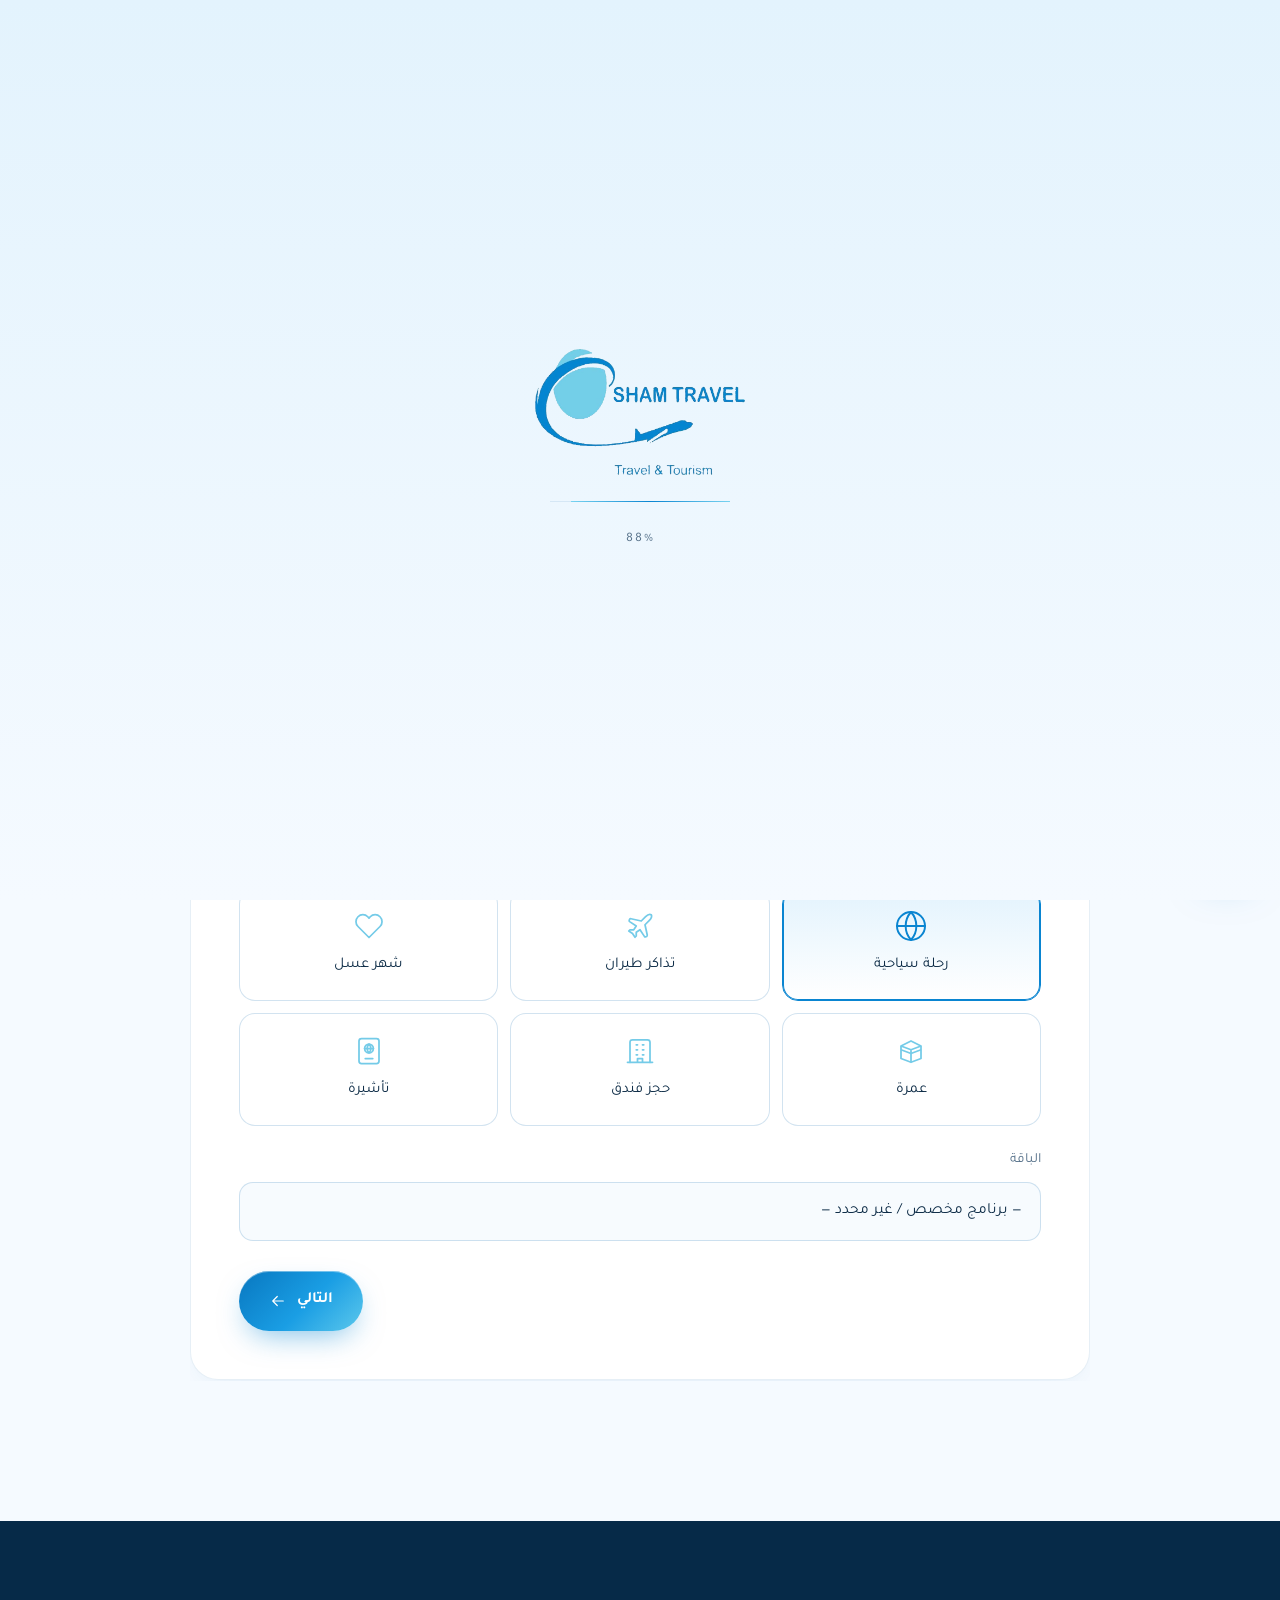
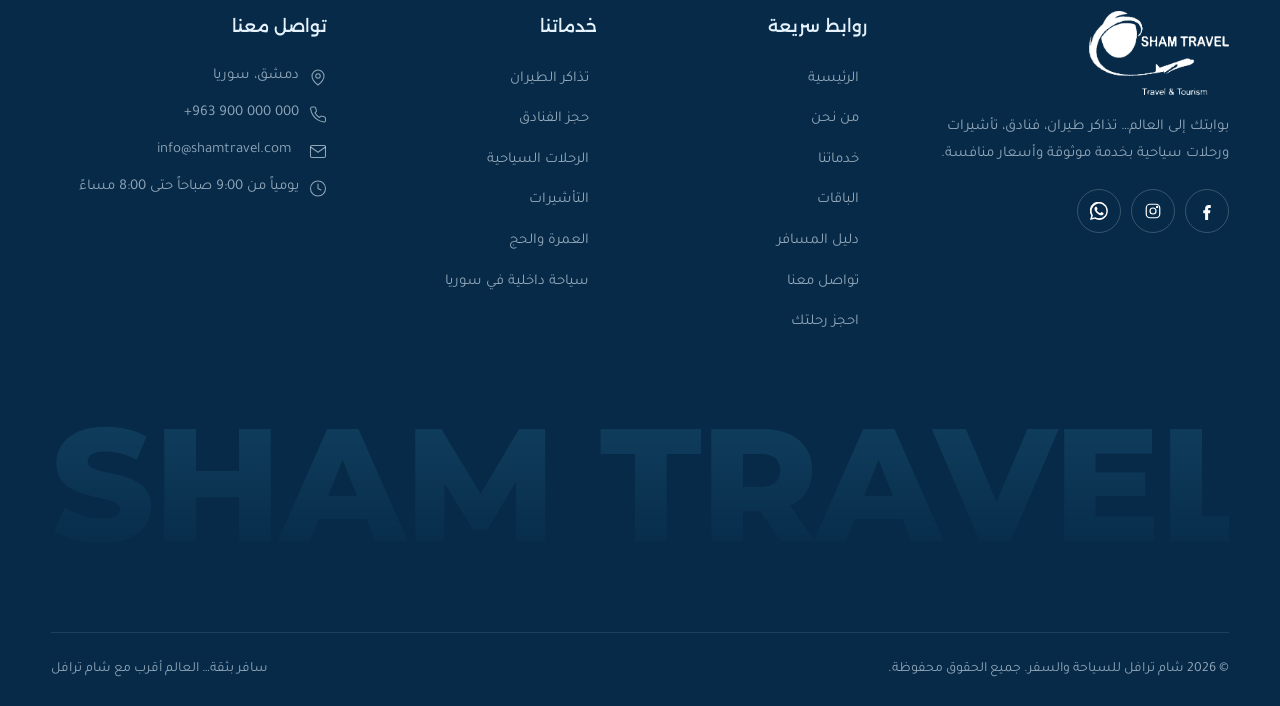
<file: booking.html>
<!DOCTYPE html>
<html lang="ar" dir="rtl">
<head>
  <meta charset="UTF-8">
  <meta name="viewport" content="width=device-width, initial-scale=1.0">
  <title>احجز رحلتك | شام ترافل للسياحة والسفر</title>
  <meta name="description" content="شام ترافل للسياحة والسفر - تذاكر طيران، حجز فنادق، تأشيرات، رحلات سياحية وعمرة بأفضل الأسعار وخدمة موثوقة.">
  <meta name="theme-color" content="#f5faff">
  <link rel="icon" href="assets/logo-mark.png">
  <link rel="preconnect" href="https://fonts.googleapis.com"><link rel="preconnect" href="https://fonts.gstatic.com" crossorigin>
  <link href="https://fonts.googleapis.com/css2?family=Alexandria:wght@300;400;500;600;700;800&family=Montserrat:wght@600;700;800&family=Tajawal:wght@300;400;500;700&display=swap" rel="stylesheet">
  <link rel="stylesheet" href="css/style.css">
</head>
<body class="is-loading" data-page="booking">

  <div class="preloader">
    <div class="preloader__inner">
      <div class="preloader__logo"><img src="assets/logo.png" alt=""></div>
      <div class="preloader__bar"><i></i></div>
      <div class="preloader__txt">0%</div>
    </div>
  </div>

    <main>
    <section class="page-hero">
      <div class="page-hero__bg" data-art="pattern"></div>
      <div class="container">
        <span class="eyebrow both" data-reveal="up">خطوات بسيطة</span>
        <h1 class="page-hero__title"><span class="word-reveal metal-shine">احجز رحلتك</span></h1>
        <p class="lead" style="margin-inline:auto" data-reveal="up">املأ البيانات وسيصلنا طلبك مباشرة على واتساب ليتواصل معك فريقنا خلال وقت قصير.</p>
        <div class="crumbs" data-reveal="up"><a href="index.html">الرئيسية</a><span>/</span>الحجز</div>
      </div>
    </section>

    <section class="section">
      <div class="container" style="max-width:900px">
        <form class="form-card" id="booking-form" novalidate data-reveal="up">
          <div class="booking-steps">
            <div class="steps-bar">
              <div><i></i><small>نوع الرحلة</small></div>
              <div><i></i><small>تفاصيل السفر</small></div>
              <div><i></i><small>بياناتك</small></div>
              <div><i></i><small>التأكيد</small></div>
            </div>

            <!-- step 1 -->
            <div class="form-step">
              <h2 class="h-2" style="margin-bottom:20px">ما نوع الرحلة التي تريدها؟</h2>
              <div class="choice-grid">
                <label class="choice"><input type="radio" name="type" value="tour" data-label="رحلة سياحية" checked><span data-icon="globe">رحلة سياحية</span></label>
                <label class="choice"><input type="radio" name="type" value="flights" data-label="تذاكر طيران"><span data-icon="plane">تذاكر طيران</span></label>
                <label class="choice"><input type="radio" name="type" value="honey" data-label="شهر عسل"><span data-icon="heart">شهر عسل</span></label>
                <label class="choice"><input type="radio" name="type" value="umrah" data-label="عمرة"><span data-icon="kaaba">عمرة</span></label>
                <label class="choice"><input type="radio" name="type" value="hotels" data-label="حجز فندق"><span data-icon="hotel">حجز فندق</span></label>
                <label class="choice"><input type="radio" name="type" value="visa" data-label="تأشيرة"><span data-icon="passport">تأشيرة</span></label>
              </div>
              <div class="field" style="margin-top:22px">
                <label for="b-package">الباقة</label>
                <select id="b-package" name="package"></select>
              </div>
            </div>

            <!-- step 2 -->
            <div class="form-step">
              <h2 class="h-2" style="margin-bottom:20px">تفاصيل السفر</h2>
              <div class="form-grid">
                <div class="field"><label>تاريخ السفر المتوقع</label><input type="date" name="date"></div>
                <div class="field"><label>نوع الغرفة</label>
                  <select name="room"><option>غرفة ثنائية</option><option>غرفة ثلاثية</option><option>غرفة رباعية</option><option>غرفة مفردة</option></select></div>
                <div class="field"><label>عدد البالغين *</label><input type="number" name="adults" min="1" value="1" required><div class="msg">مطلوب</div></div>
                <div class="field"><label>عدد الأطفال</label><input type="number" name="children" min="0" value="0"></div>
              </div>
            </div>

            <!-- step 3 -->
            <div class="form-step">
              <h2 class="h-2" style="margin-bottom:20px">بيانات التواصل</h2>
              <div class="form-grid">
                <div class="field"><label>الاسم الكامل *</label><input type="text" name="name" required placeholder="مثال: محمد أحمد"><div class="msg">الرجاء إدخال الاسم</div></div>
                <div class="field"><label>رقم الهاتف / واتساب *</label><input type="tel" name="phone" required placeholder="09xx xxx xxx" dir="ltr" style="text-align:right"><div class="msg">الرجاء إدخال رقم صحيح</div></div>
                <div class="field full"><label>المدينة</label><input type="text" name="city" placeholder="مدينة الإقامة"></div>
                <div class="field full"><label>ملاحظات إضافية</label><textarea name="notes" placeholder="الوجهة المطلوبة، مستوى الفندق، أي طلبات خاصة..."></textarea></div>
              </div>
            </div>

            <!-- step 4 -->
            <div class="form-step">
              <h2 class="h-2" style="margin-bottom:20px">راجع طلبك</h2>
              <div class="summary" id="b-summary"></div>
              <p style="color:var(--muted);font-size:14px;margin-top:16px">عند الضغط على "إرسال الطلب" سيتم فتح واتساب برسالة جاهزة تحتوي تفاصيل حجزك.</p>
            </div>

            <div class="form-nav">
              <button type="button" class="btn btn--ghost" id="b-prev">السابق</button>
              <button type="button" class="btn btn--primary" id="b-next">التالي <span data-icon="arrow" style="display:contents"></span></button>
              <button type="submit" class="btn btn--primary" id="b-send"><span data-icon="whatsapp" style="display:contents"></span> إرسال الطلب</button>
            </div>
          </div>

          <div class="success">
            <svg viewBox="0 0 52 52" fill="none" stroke="#e6e8eb" stroke-width="2"><circle cx="26" cy="26" r="24" stroke-opacity=".3"/><path d="M15 27l7 7 15-15" pathLength="100" stroke-linecap="round" stroke-linejoin="round"/></svg>
            <h2 class="h-1 metal">تم تجهيز طلبك</h2>
            <p class="lead" style="margin:10px auto 26px">أكمل الإرسال من واتساب، وسيتواصل معك فريق شام ترافل في أقرب وقت. رحلة سعيدة!</p>
            <div class="hero__actions"><a id="wa-link" class="btn btn--primary" target="_blank" rel="noopener">افتح واتساب لإرسال الطلب</a><a href="index.html" class="btn btn--ghost">العودة للرئيسية</a></div>
          </div>
        </form>
      </div>
    </section>
  </main>

  <script src="js/data.js"></script>
  <script src="js/main.js"></script>
</body>
</html>
</file>
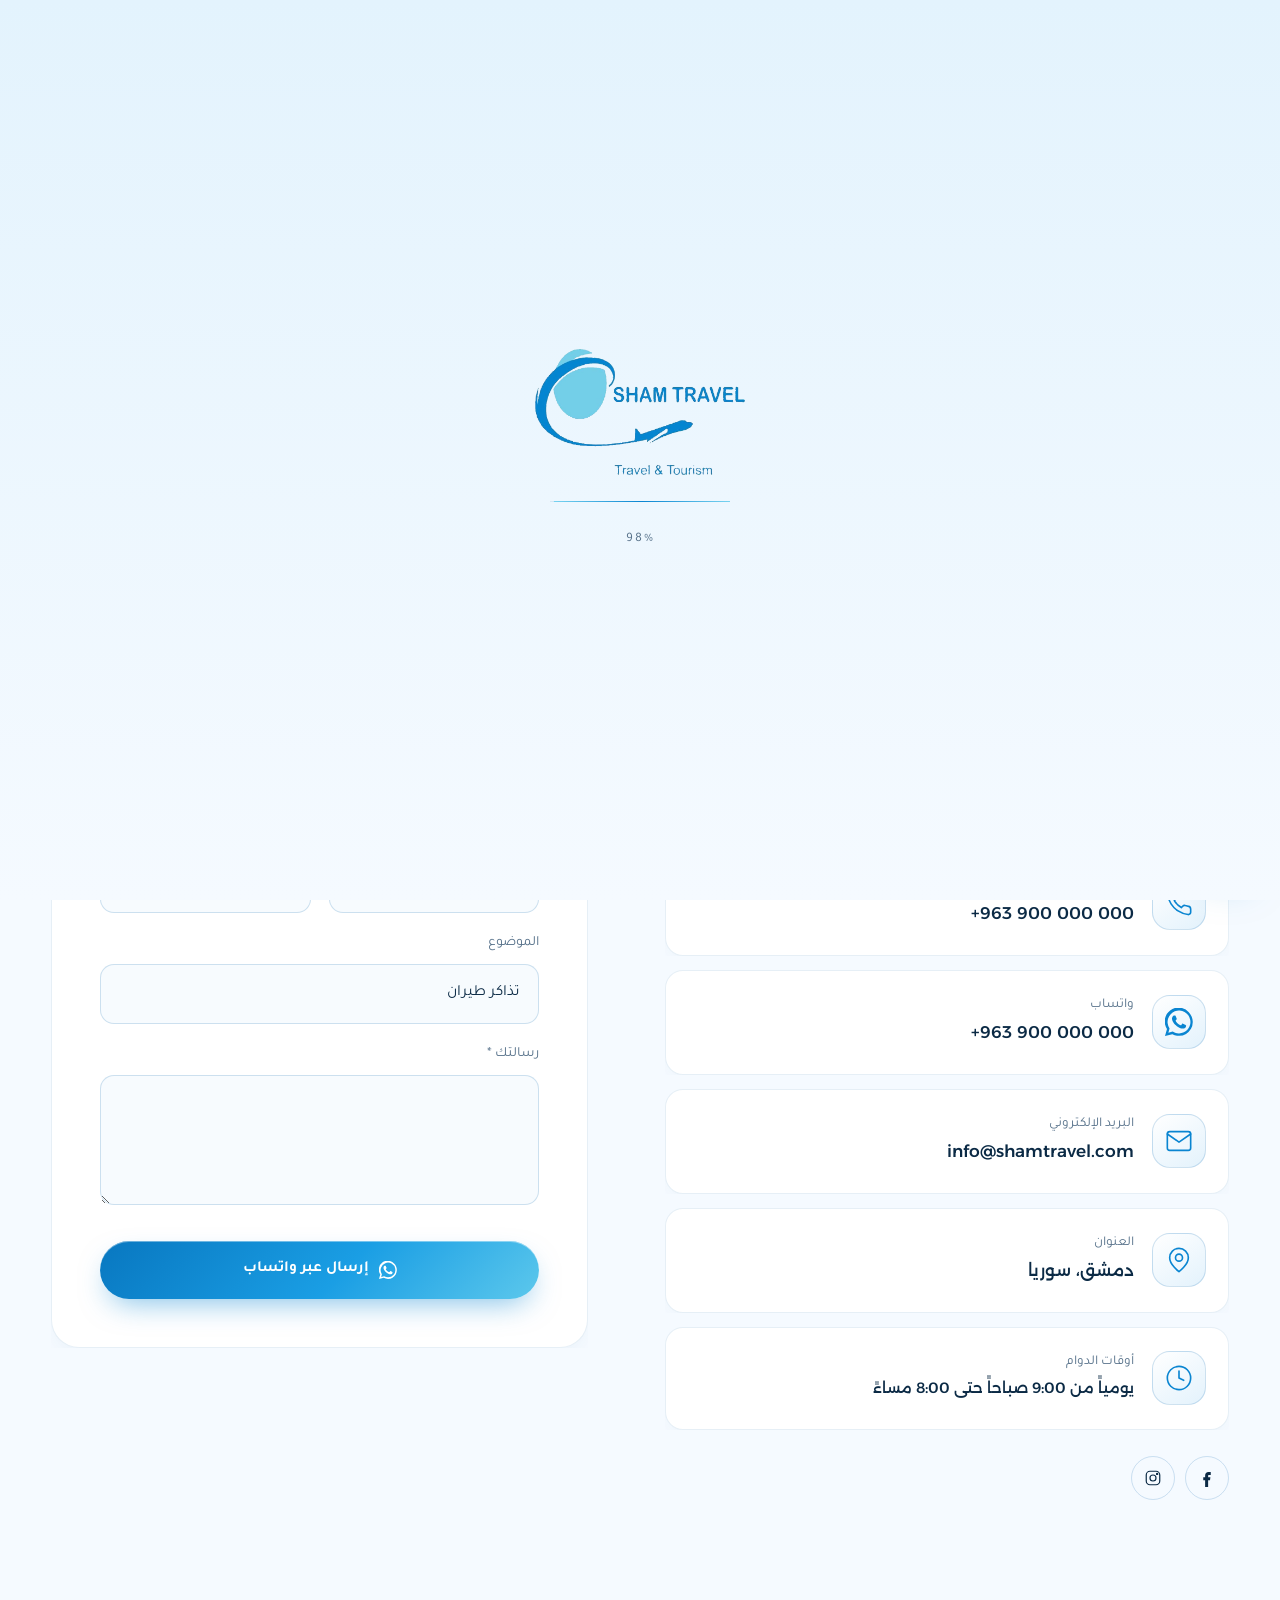
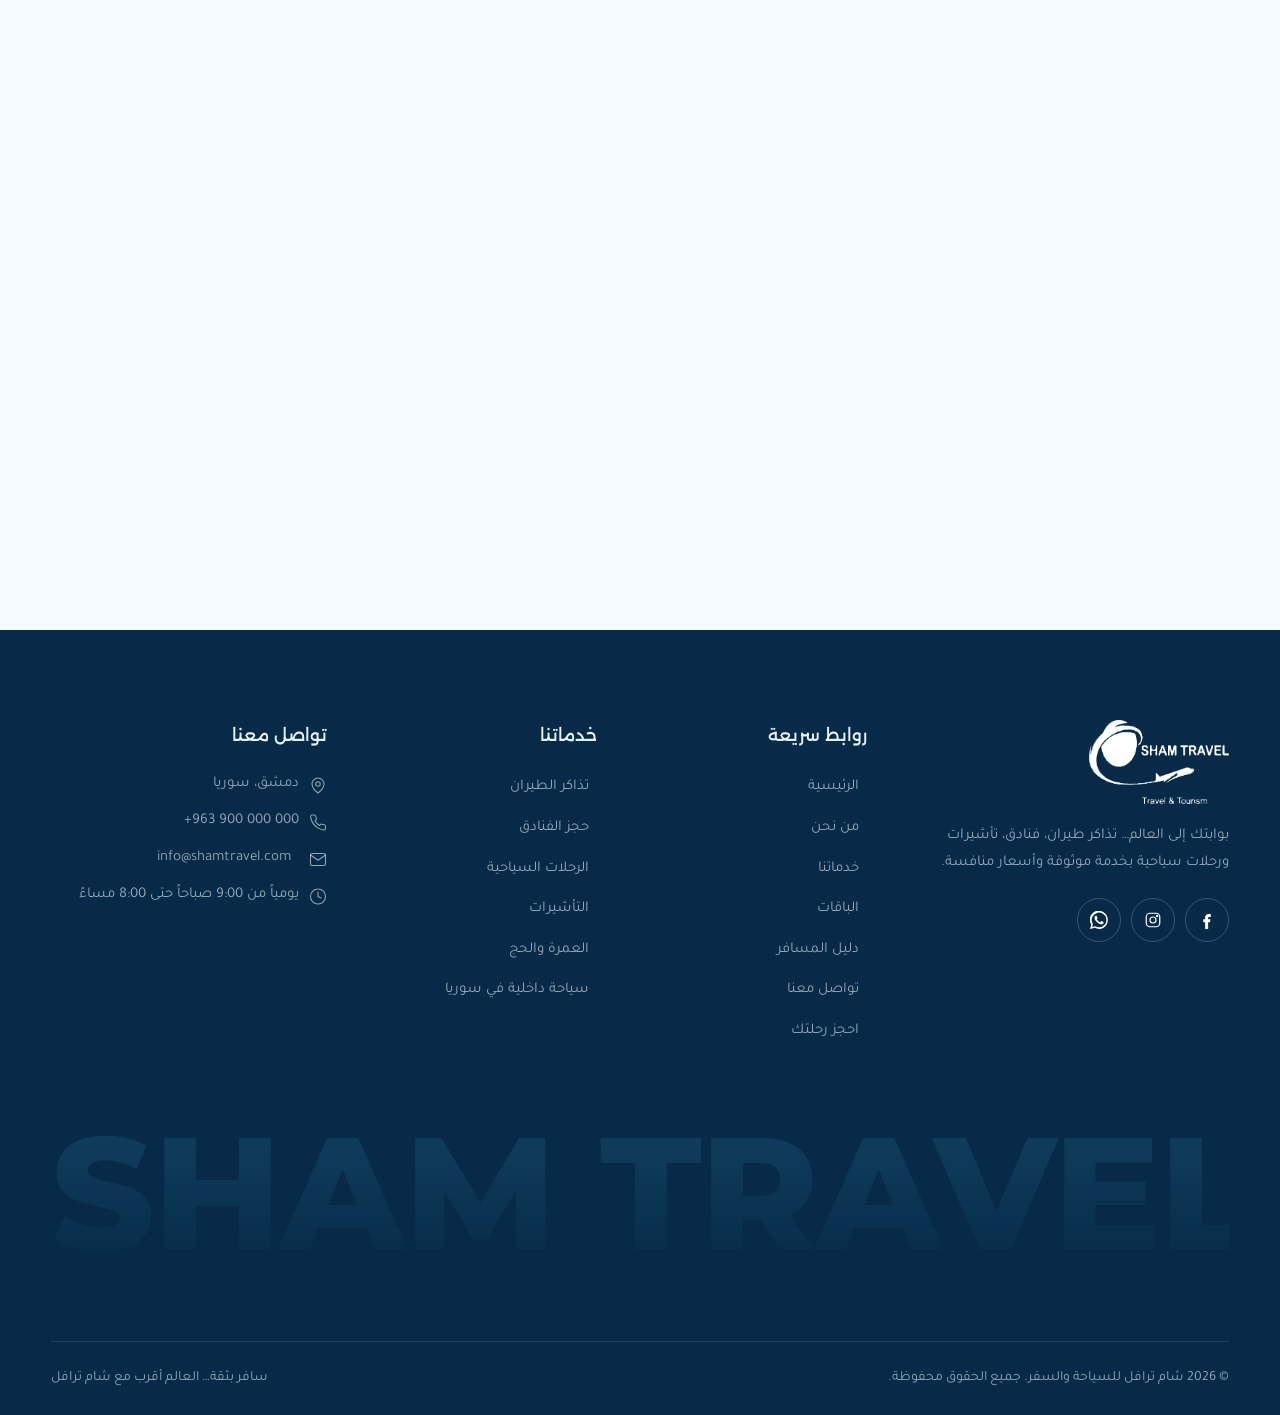
<file: contact.html>
<!DOCTYPE html>
<html lang="ar" dir="rtl">
<head>
  <meta charset="UTF-8">
  <meta name="viewport" content="width=device-width, initial-scale=1.0">
  <title>تواصل معنا | شام ترافل للسياحة والسفر</title>
  <meta name="description" content="شام ترافل للسياحة والسفر - تذاكر طيران، حجز فنادق، تأشيرات، رحلات سياحية وعمرة بأفضل الأسعار وخدمة موثوقة.">
  <meta name="theme-color" content="#f5faff">
  <link rel="icon" href="assets/logo-mark.png">
  <link rel="preconnect" href="https://fonts.googleapis.com"><link rel="preconnect" href="https://fonts.gstatic.com" crossorigin>
  <link href="https://fonts.googleapis.com/css2?family=Alexandria:wght@300;400;500;600;700;800&family=Montserrat:wght@600;700;800&family=Tajawal:wght@300;400;500;700&display=swap" rel="stylesheet">
  <link rel="stylesheet" href="css/style.css">
</head>
<body class="is-loading" data-page="contact">

  <div class="preloader">
    <div class="preloader__inner">
      <div class="preloader__logo"><img src="assets/logo.png" alt=""></div>
      <div class="preloader__bar"><i></i></div>
      <div class="preloader__txt">0%</div>
    </div>
  </div>

    <main>
    <section class="page-hero">
      <div class="page-hero__bg" data-art="pattern"></div>
      <div class="container">
        <span class="eyebrow both" data-reveal="up">نحن هنا لخدمتك</span>
        <h1 class="page-hero__title"><span class="word-reveal metal-shine">تواصل معنا</span></h1>
        <p class="lead" style="margin-inline:auto" data-reveal="up">زورونا في المكتب أو راسلونا — يسعدنا الإجابة عن جميع استفساراتكم.</p>
        <div class="crumbs" data-reveal="up"><a href="index.html">الرئيسية</a><span>/</span>تواصل معنا</div>
      </div>
    </section>

    <section class="section">
      <div class="container split" style="align-items:start">
        <div>
          <span class="eyebrow" data-reveal="up">معلومات التواصل</span>
          <h2 class="h-1 split-words" style="margin:14px 0 30px">نسعد <span class="metal">بتواصلكم</span></h2>
          <div class="contact-cards">
            <a class="c-card" data-tel data-reveal="up"><div class="card__icon" data-icon="phone"></div><div><small>اتصل بنا</small><b data-site="phone"></b></div></a>
            <a class="c-card" data-wa="السلام عليكم" data-reveal="up" style="--rd:.06s"><div class="card__icon" data-icon="whatsapp"></div><div><small>واتساب</small><b data-site="phone"></b></div></a>
            <a class="c-card mailto" data-reveal="up" style="--rd:.12s"><div class="card__icon" data-icon="mail"></div><div><small>البريد الإلكتروني</small><b data-site="email"></b></div></a>
            <div class="c-card" data-reveal="up" style="--rd:.18s"><div class="card__icon" data-icon="pin"></div><div><small>العنوان</small><b data-site="address"></b></div></div>
            <div class="c-card" data-reveal="up" style="--rd:.24s"><div class="card__icon" data-icon="clock"></div><div><small>أوقات الدوام</small><b data-site="hours" style="font-size:15px"></b></div></div>
          </div>
          <div class="socials" style="margin-top:26px" data-reveal="up">
            <a class="fb" target="_blank" rel="noopener" aria-label="فيسبوك" data-icon="facebook"></a>
            <a class="ig" target="_blank" rel="noopener" aria-label="انستغرام" data-icon="instagram"></a>
          </div>
        </div>

        <form class="form-card" id="contact-form" novalidate data-reveal="up" style="--rd:.15s">
          <h2 class="h-2" style="margin-bottom:24px">أرسل لنا رسالة</h2>
          <div class="form-grid">
            <div class="field"><label>الاسم *</label><input name="name" required><div class="msg">مطلوب</div></div>
            <div class="field"><label>رقم الهاتف *</label><input name="phone" type="tel" required dir="ltr" style="text-align:right"><div class="msg">مطلوب</div></div>
            <div class="field full"><label>الموضوع</label>
              <select name="subject"><option>تذاكر طيران</option><option>رحلة سياحية</option><option>حجز فندق</option><option>تأشيرة</option><option>شهر عسل</option><option>عمرة</option><option>أخرى</option></select></div>
            <div class="field full"><label>رسالتك *</label><textarea name="message" required></textarea><div class="msg">مطلوب</div></div>
          </div>
          <button type="submit" class="btn btn--primary btn--block" style="margin-top:22px" data-magnetic><span data-icon="whatsapp" style="display:contents"></span> إرسال عبر واتساب</button>
        </form>
      </div>
    </section>

    <section class="section" style="padding-top:0">
      <div class="container">
        <div class="map" data-reveal="clip" id="map"></div>
      </div>
    </section>
  </main>
  <script>
    document.addEventListener("DOMContentLoaded", () => {
      document.querySelector(".mailto").href = "mailto:" + SITE.email;
      document.querySelector(".socials .fb").href = SITE.facebook;
      document.querySelector(".socials .ig").href = SITE.instagram;
      document.getElementById("map").innerHTML = '<iframe loading="lazy" title="الموقع على الخريطة" src="https://maps.google.com/maps?q=' + encodeURIComponent(SITE.mapQuery) + '&z=14&output=embed"></iframe>';
    });
  </script>

  <script src="js/data.js"></script>
  <script src="js/main.js"></script>
</body>
</html>
</file>
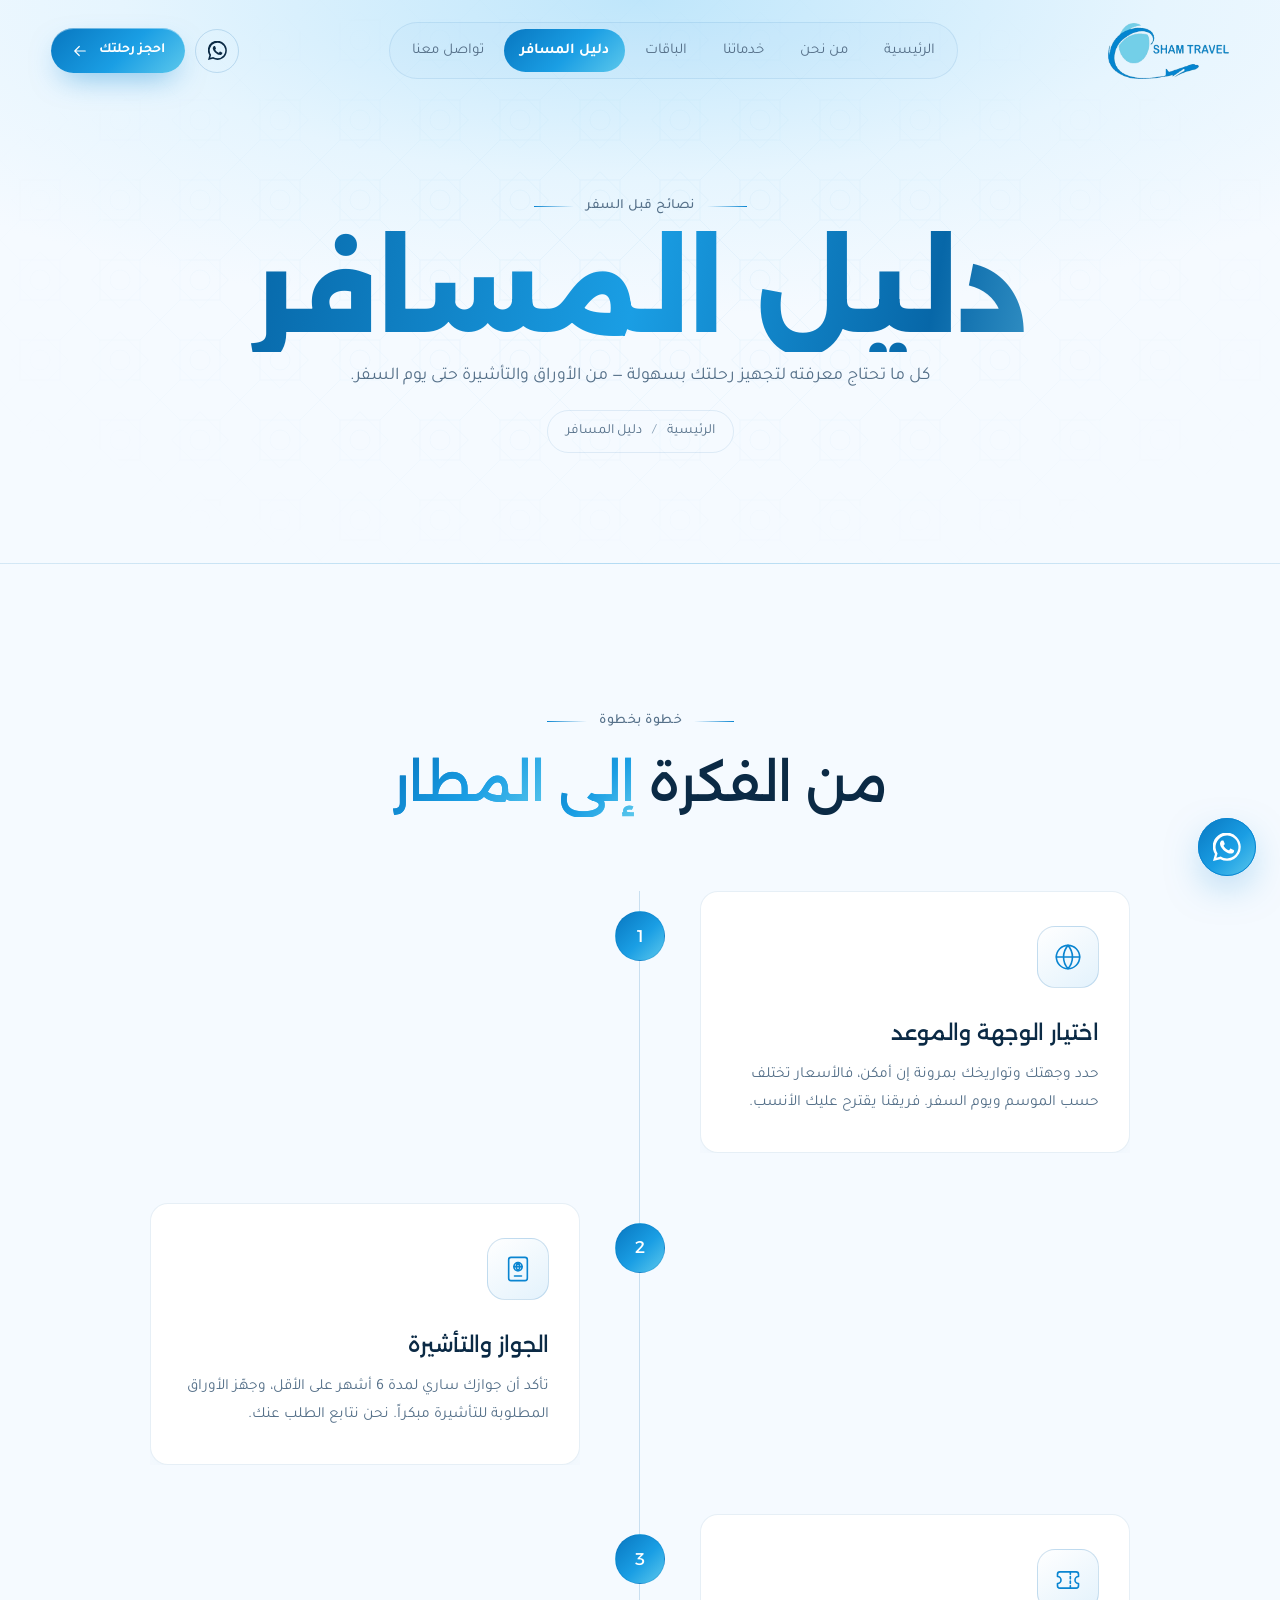
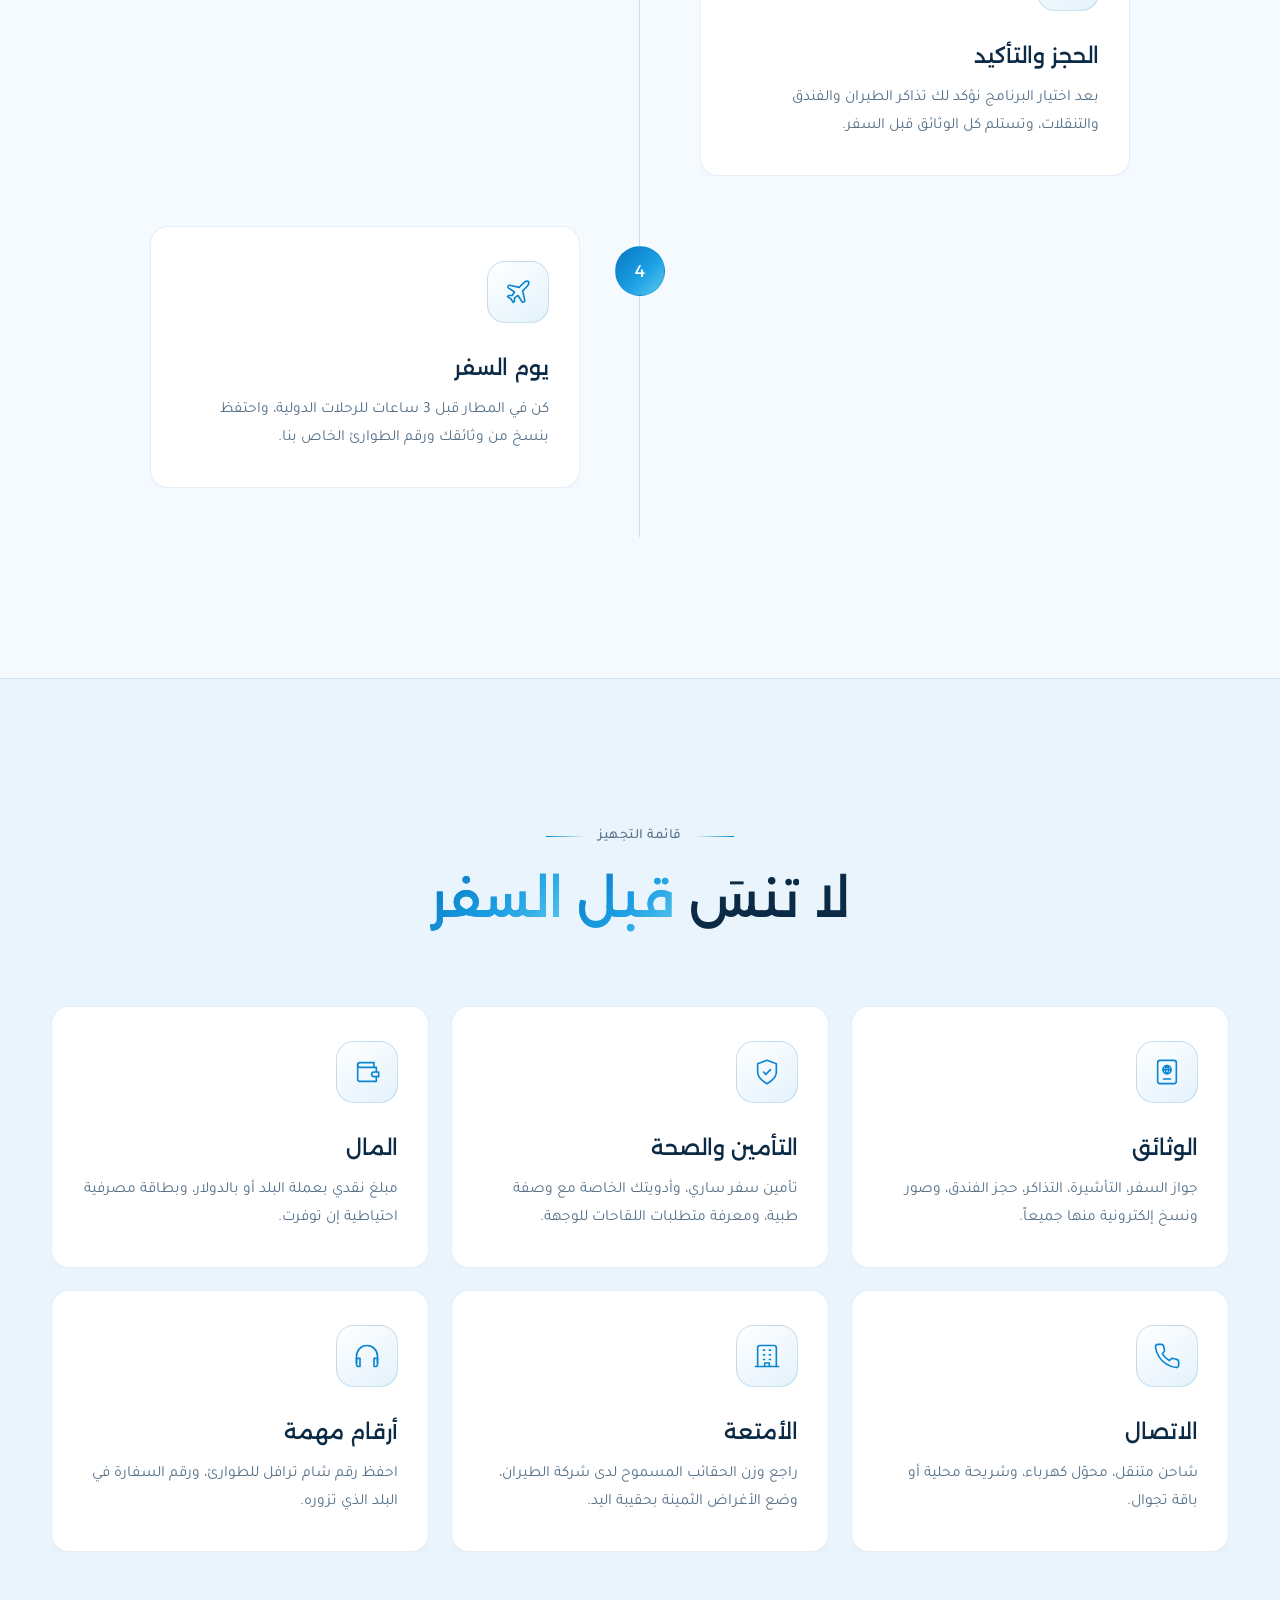
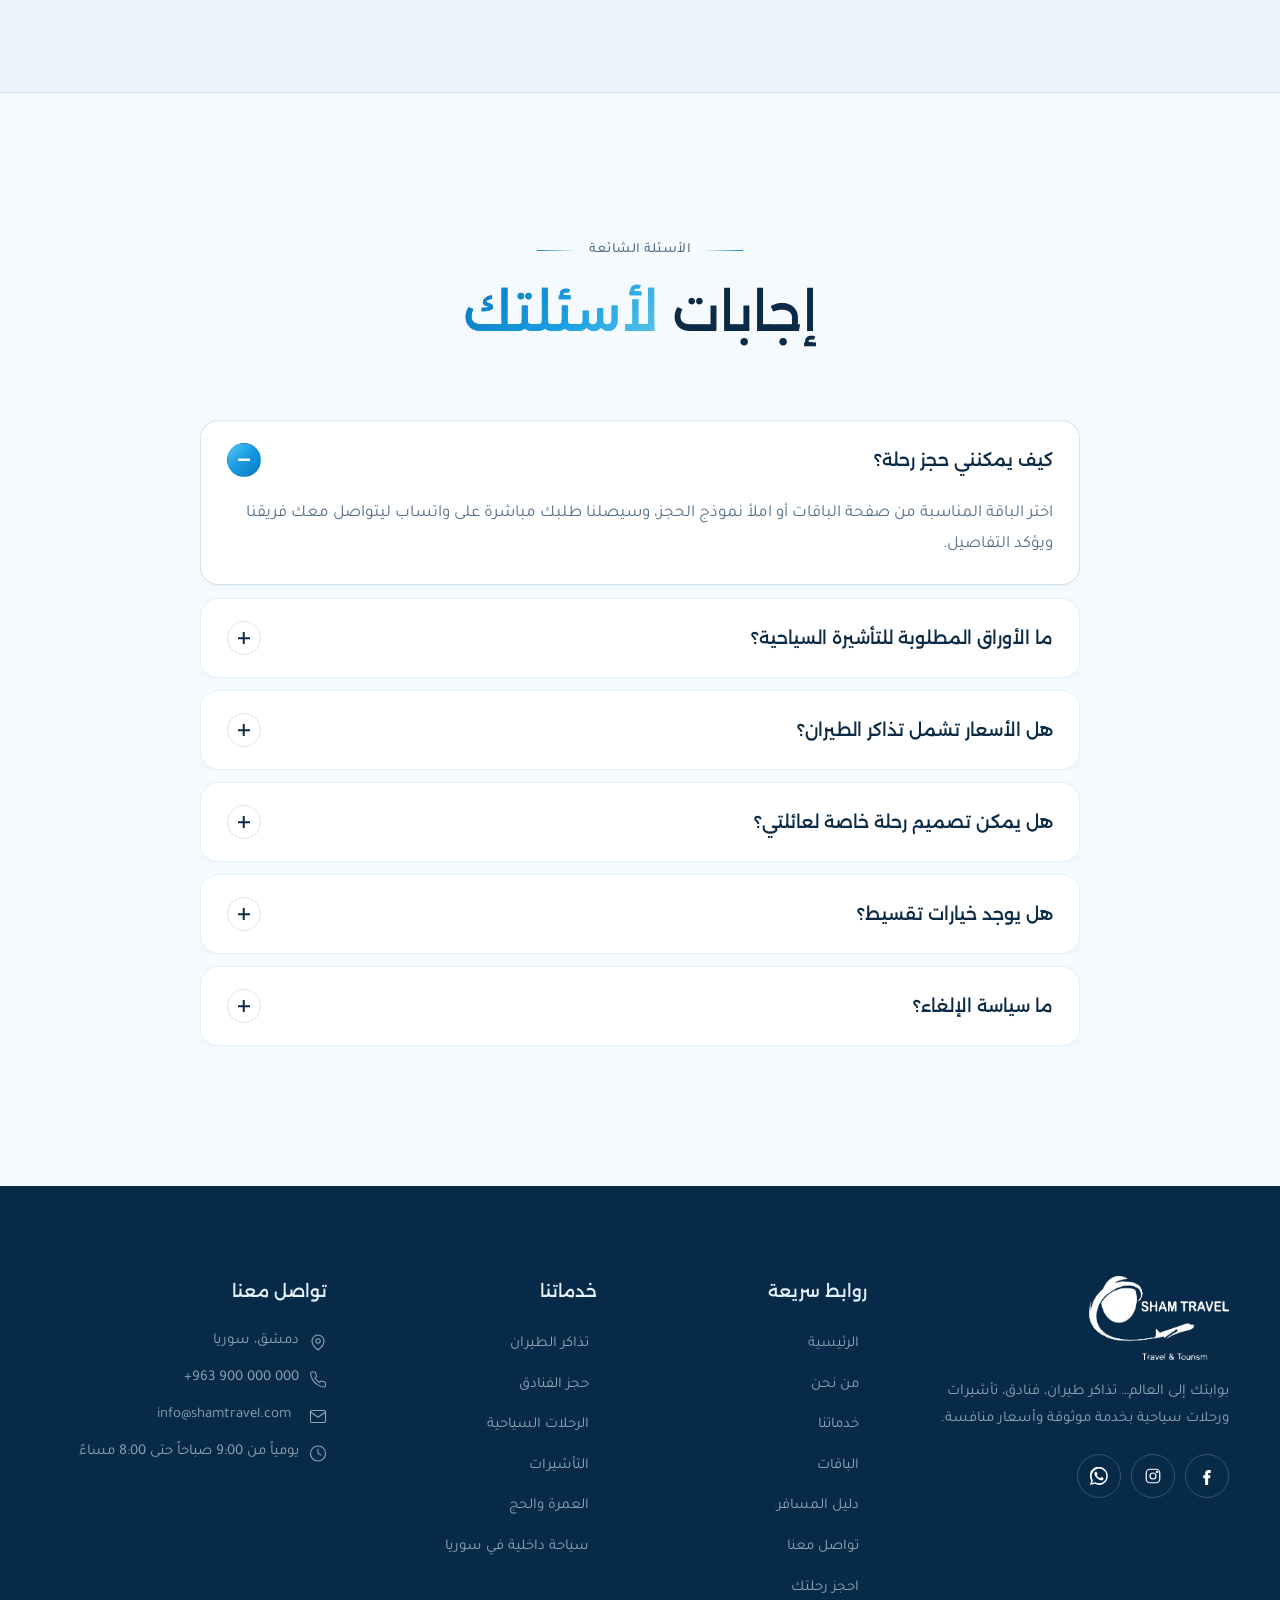
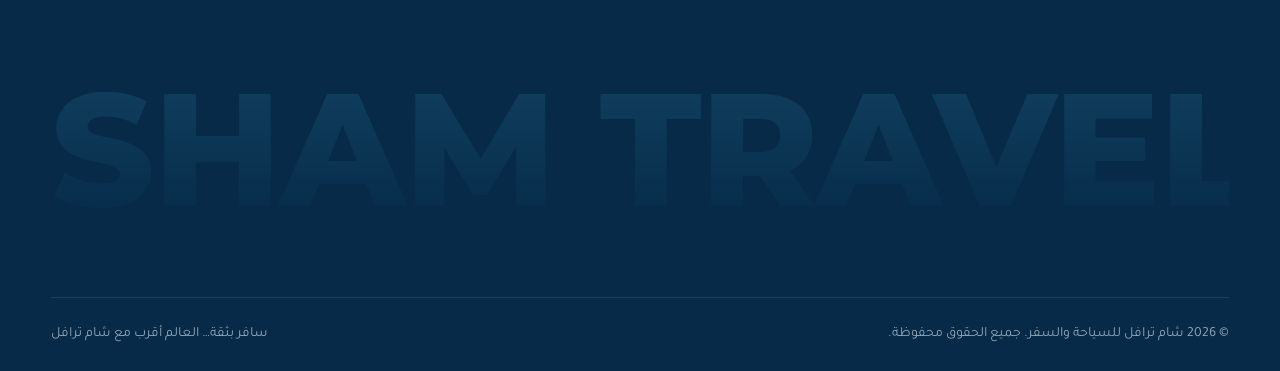
<file: guide.html>
<!DOCTYPE html>
<html lang="ar" dir="rtl">
<head>
  <meta charset="UTF-8">
  <meta name="viewport" content="width=device-width, initial-scale=1.0">
  <title>دليل المسافر | شام ترافل للسياحة والسفر</title>
  <meta name="description" content="شام ترافل للسياحة والسفر - تذاكر طيران، حجز فنادق، تأشيرات، رحلات سياحية وعمرة بأفضل الأسعار وخدمة موثوقة.">
  <meta name="theme-color" content="#f5faff">
  <link rel="icon" href="assets/logo-mark.png">
  <link rel="preconnect" href="https://fonts.googleapis.com"><link rel="preconnect" href="https://fonts.gstatic.com" crossorigin>
  <link href="https://fonts.googleapis.com/css2?family=Alexandria:wght@300;400;500;600;700;800&family=Montserrat:wght@600;700;800&family=Tajawal:wght@300;400;500;700&display=swap" rel="stylesheet">
  <link rel="stylesheet" href="css/style.css">
</head>
<body class="is-loading" data-page="guide">

  <div class="preloader">
    <div class="preloader__inner">
      <div class="preloader__logo"><img src="assets/logo.png" alt=""></div>
      <div class="preloader__bar"><i></i></div>
      <div class="preloader__txt">0%</div>
    </div>
  </div>

    <main>
    <section class="page-hero">
      <div class="page-hero__bg" data-art="pattern"></div>
      <div class="container">
        <span class="eyebrow both" data-reveal="up">نصائح قبل السفر</span>
        <h1 class="page-hero__title"><span class="word-reveal metal-shine">دليل المسافر</span></h1>
        <p class="lead" style="margin-inline:auto" data-reveal="up">كل ما تحتاج معرفته لتجهيز رحلتك بسهولة — من الأوراق والتأشيرة حتى يوم السفر.</p>
        <div class="crumbs" data-reveal="up"><a href="index.html">الرئيسية</a><span>/</span>دليل المسافر</div>
      </div>
    </section>

    <section class="section">
      <div class="container">
        <div class="sec-head center">
          <span class="eyebrow both" data-reveal="up">خطوة بخطوة</span>
          <h2 class="h-1 split-words">من الفكرة <span class="metal">إلى المطار</span></h2>
        </div>
        <div class="guide-steps">
          <i class="g-fill"></i>
          <div class="g-step" data-n="1"><div class="card" data-reveal="up"><div class="card__icon" data-icon="globe"></div><h3>اختيار الوجهة والموعد</h3><p>حدد وجهتك وتواريخك بمرونة إن أمكن، فالأسعار تختلف حسب الموسم ويوم السفر. فريقنا يقترح عليك الأنسب.</p></div></div>
          <div class="g-step" data-n="2"><div class="card" data-reveal="up"><div class="card__icon" data-icon="passport"></div><h3>الجواز والتأشيرة</h3><p>تأكد أن جوازك ساري لمدة 6 أشهر على الأقل، وجهّز الأوراق المطلوبة للتأشيرة مبكراً. نحن نتابع الطلب عنك.</p></div></div>
          <div class="g-step" data-n="3"><div class="card" data-reveal="up"><div class="card__icon" data-icon="ticket"></div><h3>الحجز والتأكيد</h3><p>بعد اختيار البرنامج نؤكد لك تذاكر الطيران والفندق والتنقلات، وتستلم كل الوثائق قبل السفر.</p></div></div>
          <div class="g-step" data-n="4"><div class="card" data-reveal="up"><div class="card__icon" data-icon="plane"></div><h3>يوم السفر</h3><p>كن في المطار قبل 3 ساعات للرحلات الدولية، واحتفظ بنسخ من وثائقك ورقم الطوارئ الخاص بنا.</p></div></div>
        </div>
      </div>
    </section>

    <section class="section" style="background:var(--bg-2);border-block:1px solid var(--line)">
      <div class="container">
        <div class="sec-head center">
          <span class="eyebrow both" data-reveal="up">قائمة التجهيز</span>
          <h2 class="h-1 split-words">لا تنسَ <span class="metal">قبل السفر</span></h2>
        </div>
        <div class="grid grid-3">
          <div class="card" data-tilt data-reveal="up"><div class="card__icon" data-icon="passport"></div><h3>الوثائق</h3><p>جواز السفر، التأشيرة، التذاكر، حجز الفندق، وصور ونسخ إلكترونية منها جميعاً.</p></div>
          <div class="card" data-tilt data-reveal="up" style="--rd:.08s"><div class="card__icon" data-icon="shield"></div><h3>التأمين والصحة</h3><p>تأمين سفر ساري، وأدويتك الخاصة مع وصفة طبية، ومعرفة متطلبات اللقاحات للوجهة.</p></div>
          <div class="card" data-tilt data-reveal="up" style="--rd:.16s"><div class="card__icon" data-icon="wallet"></div><h3>المال</h3><p>مبلغ نقدي بعملة البلد أو بالدولار، وبطاقة مصرفية احتياطية إن توفرت.</p></div>
          <div class="card" data-tilt data-reveal="up"><div class="card__icon" data-icon="phone"></div><h3>الاتصال</h3><p>شاحن متنقل، محوّل كهرباء، وشريحة محلية أو باقة تجوال.</p></div>
          <div class="card" data-tilt data-reveal="up" style="--rd:.08s"><div class="card__icon" data-icon="hotel"></div><h3>الأمتعة</h3><p>راجع وزن الحقائب المسموح لدى شركة الطيران، وضع الأغراض الثمينة بحقيبة اليد.</p></div>
          <div class="card" data-tilt data-reveal="up" style="--rd:.16s"><div class="card__icon" data-icon="headset"></div><h3>أرقام مهمة</h3><p>احفظ رقم شام ترافل للطوارئ، ورقم السفارة في البلد الذي تزوره.</p></div>
        </div>
      </div>
    </section>

    <section class="section">
      <div class="container">
        <div class="sec-head center">
          <span class="eyebrow both" data-reveal="up">الأسئلة الشائعة</span>
          <h2 class="h-1 split-words">إجابات <span class="metal">لأسئلتك</span></h2>
        </div>
        <div class="faq" id="faq"></div>
      </div>
    </section>
  </main>

  <script src="js/data.js"></script>
  <script src="js/main.js"></script>
</body>
</html>
</file>
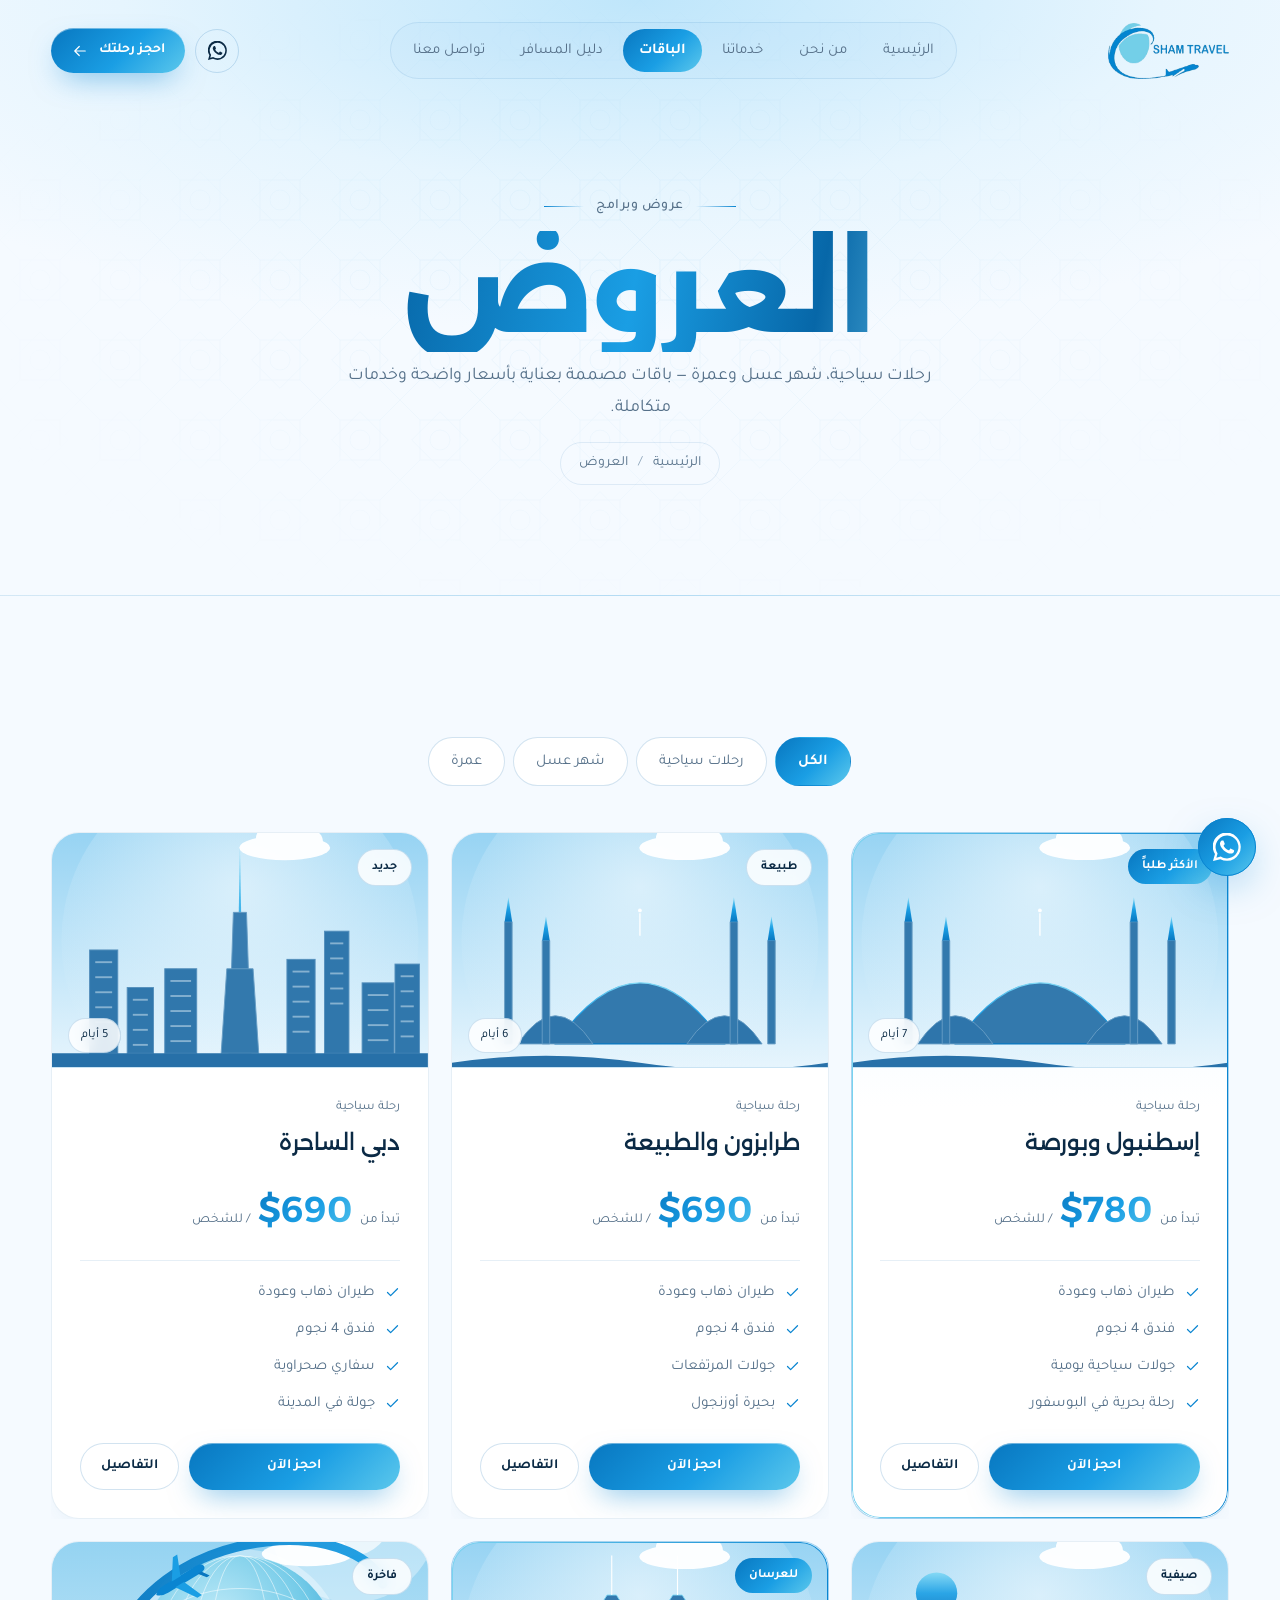
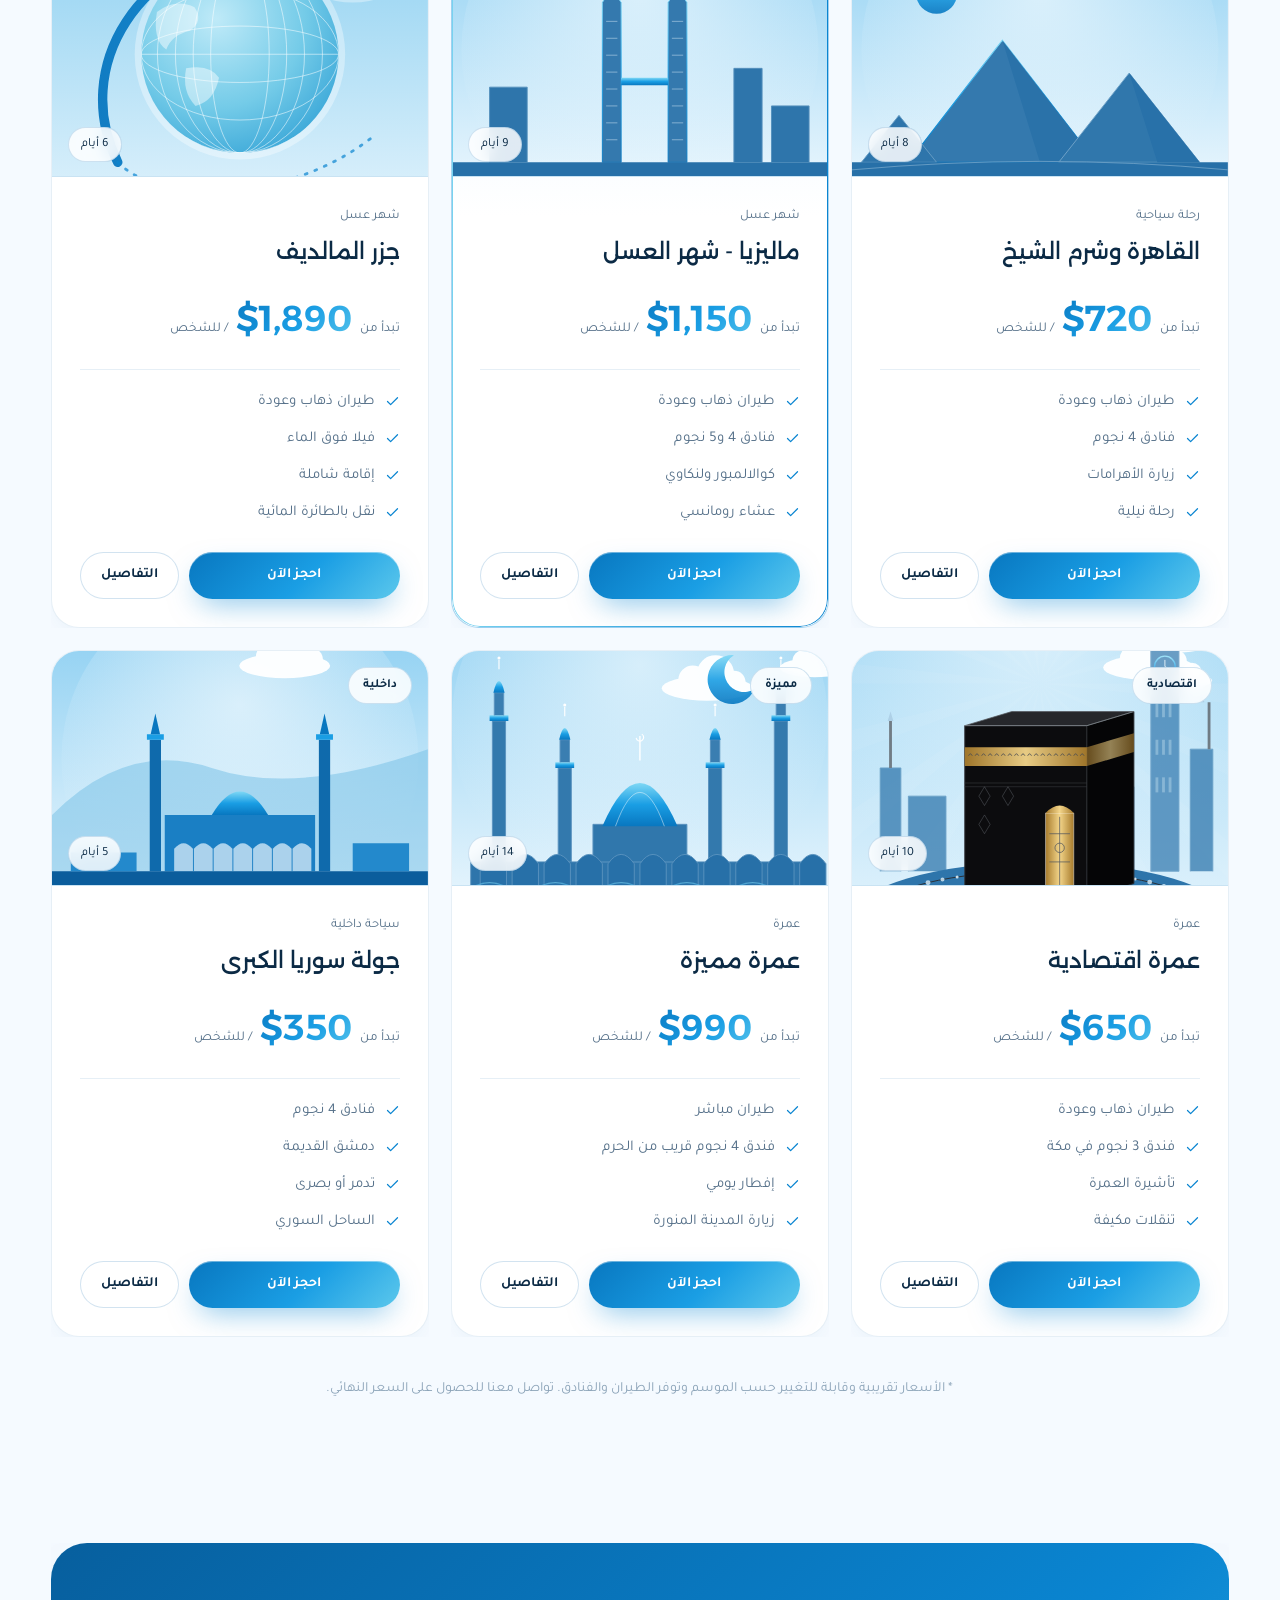
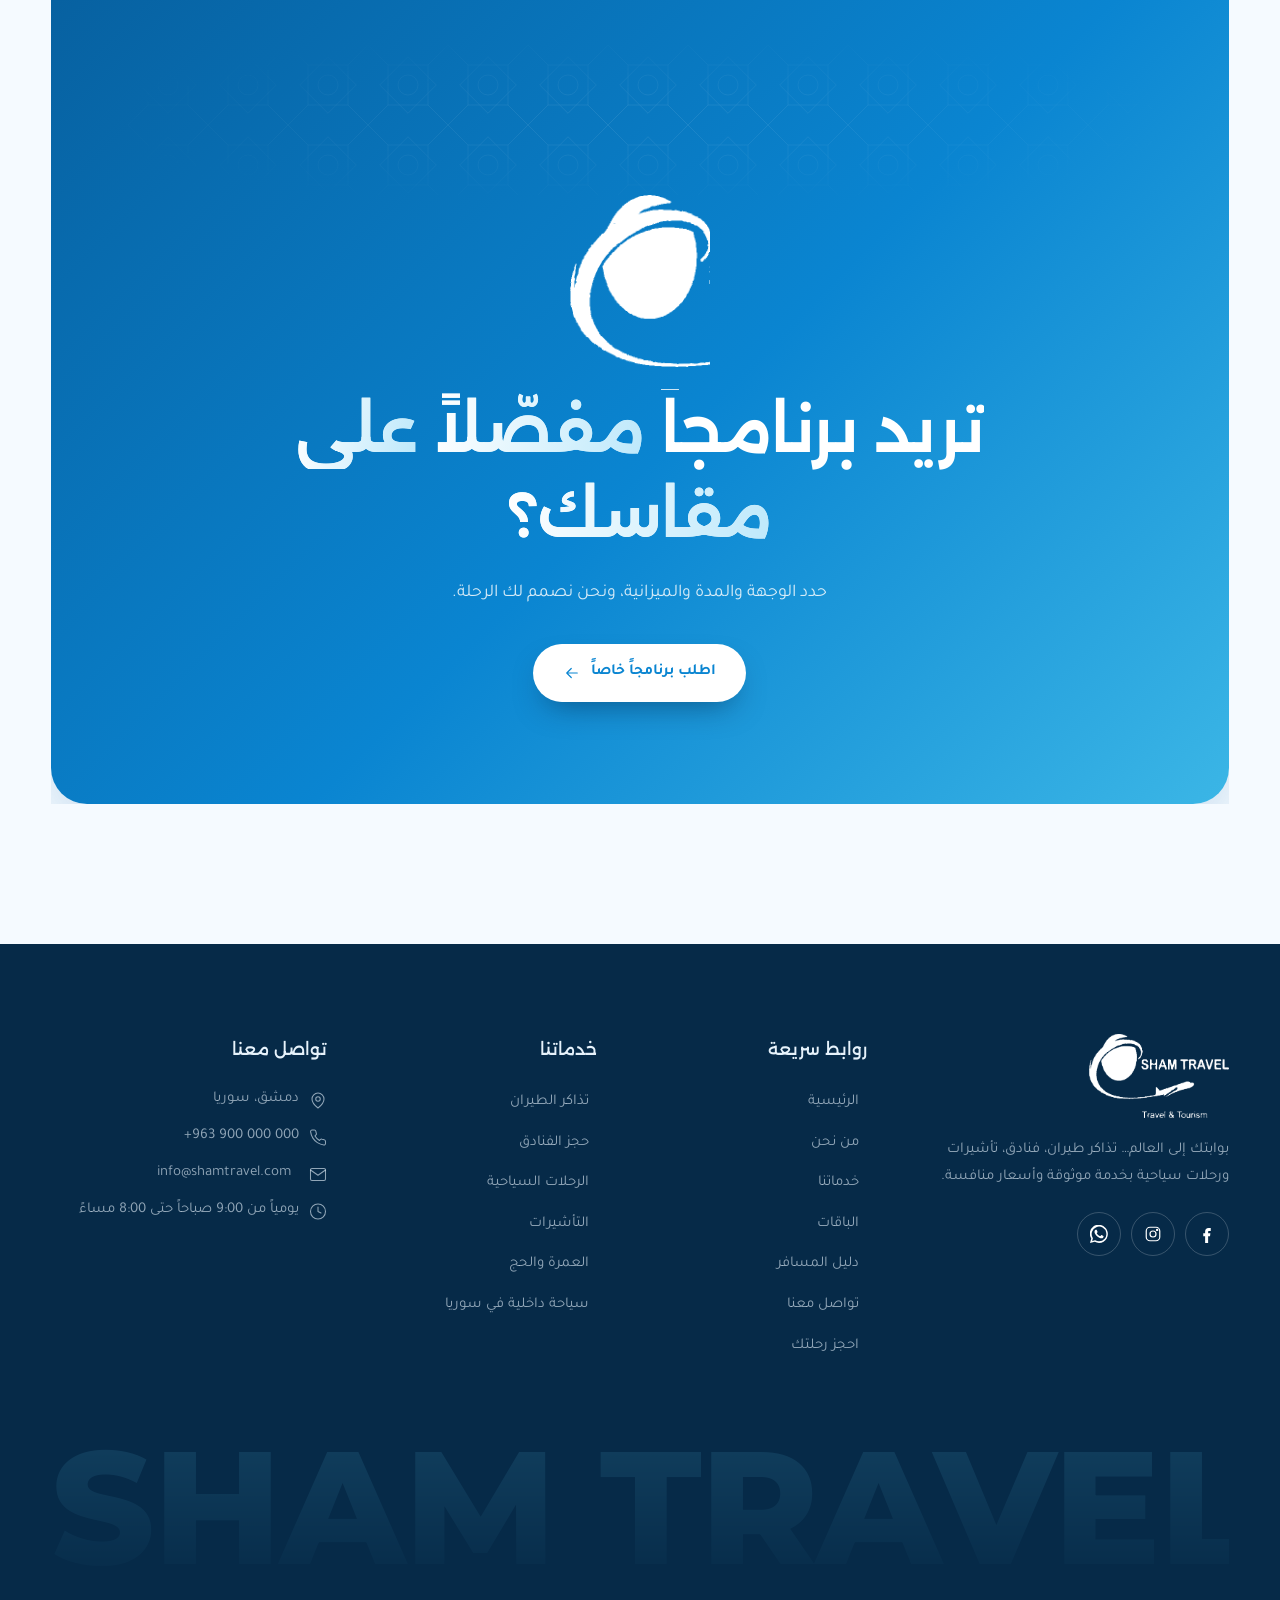
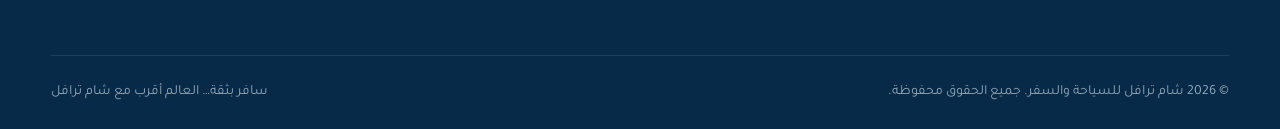
<file: packages.html>
<!DOCTYPE html>
<html lang="ar" dir="rtl">
<head>
  <meta charset="UTF-8">
  <meta name="viewport" content="width=device-width, initial-scale=1.0">
  <title>العروض والباقات | شام ترافل للسياحة والسفر</title>
  <meta name="description" content="شام ترافل للسياحة والسفر - تذاكر طيران، حجز فنادق، تأشيرات، رحلات سياحية وعمرة بأفضل الأسعار وخدمة موثوقة.">
  <meta name="theme-color" content="#f5faff">
  <link rel="icon" href="assets/logo-mark.png">
  <link rel="preconnect" href="https://fonts.googleapis.com"><link rel="preconnect" href="https://fonts.gstatic.com" crossorigin>
  <link href="https://fonts.googleapis.com/css2?family=Alexandria:wght@300;400;500;600;700;800&family=Montserrat:wght@600;700;800&family=Tajawal:wght@300;400;500;700&display=swap" rel="stylesheet">
  <link rel="stylesheet" href="css/style.css">
</head>
<body class="is-loading" data-page="packages">

  <div class="preloader">
    <div class="preloader__inner">
      <div class="preloader__logo"><img src="assets/logo.png" alt=""></div>
      <div class="preloader__bar"><i></i></div>
      <div class="preloader__txt">0%</div>
    </div>
  </div>

    <main>
    <section class="page-hero">
      <div class="page-hero__bg" data-art="pattern"></div>
      <div class="container">
        <span class="eyebrow both" data-reveal="up">عروض وبرامج</span>
        <h1 class="page-hero__title"><span class="word-reveal metal-shine">العروض</span></h1>
        <p class="lead" style="margin-inline:auto" data-reveal="up">رحلات سياحية، شهر عسل وعمرة — باقات مصممة بعناية بأسعار واضحة وخدمات متكاملة.</p>
        <div class="crumbs" data-reveal="up"><a href="index.html">الرئيسية</a><span>/</span>العروض</div>
      </div>
    </section>

    <section class="section">
      <div class="container">
        <div class="filters" data-reveal="up">
          <button class="filter-btn active" data-filter="all">الكل</button>
          <button class="filter-btn" data-filter="tour">رحلات سياحية</button>
          <button class="filter-btn" data-filter="honey">شهر عسل</button>
          <button class="filter-btn" data-filter="umrah">عمرة</button>
        </div>
        <div class="grid grid-3" id="packages-grid"></div>
        <p class="center" style="color:var(--dim);font-size:14px;margin-top:40px" data-reveal="up">* الأسعار تقريبية وقابلة للتغيير حسب الموسم وتوفر الطيران والفنادق. تواصل معنا للحصول على السعر النهائي.</p>
      </div>
    </section>

    <section class="section" style="padding-top:0">
      <div class="container">
        <div class="cta" data-reveal="scale">
          <div class="cta__pattern" data-art="pattern"></div>
          <img class="cta__logo" src="assets/logo-mark.png" alt="">
          <h2 class="h-display split-words">تريد برنامجاً <span class="metal-shine">مفصّلاً على مقاسك؟</span></h2>
          <p class="lead">حدد الوجهة والمدة والميزانية، ونحن نصمم لك الرحلة.</p>
          <div class="hero__actions">
            <a href="booking.html" class="btn btn--primary" data-magnetic>اطلب برنامجاً خاصاً <span data-icon="arrow" style="display:contents"></span></a>
          </div>
        </div>
      </div>
    </section>

    <div class="modal" id="pkg-modal" role="dialog" aria-modal="true">
      <div class="modal__bg" data-close></div>
      <div class="modal__box">
        <button class="icon-btn modal__close" data-close aria-label="إغلاق" data-icon="close"></button>
        <div class="modal__media"></div>
        <div class="modal__body modal__content"></div>
      </div>
    </div>
  </main>

  <script src="js/data.js"></script>
  <script src="js/main.js"></script>
</body>
</html>
</file>
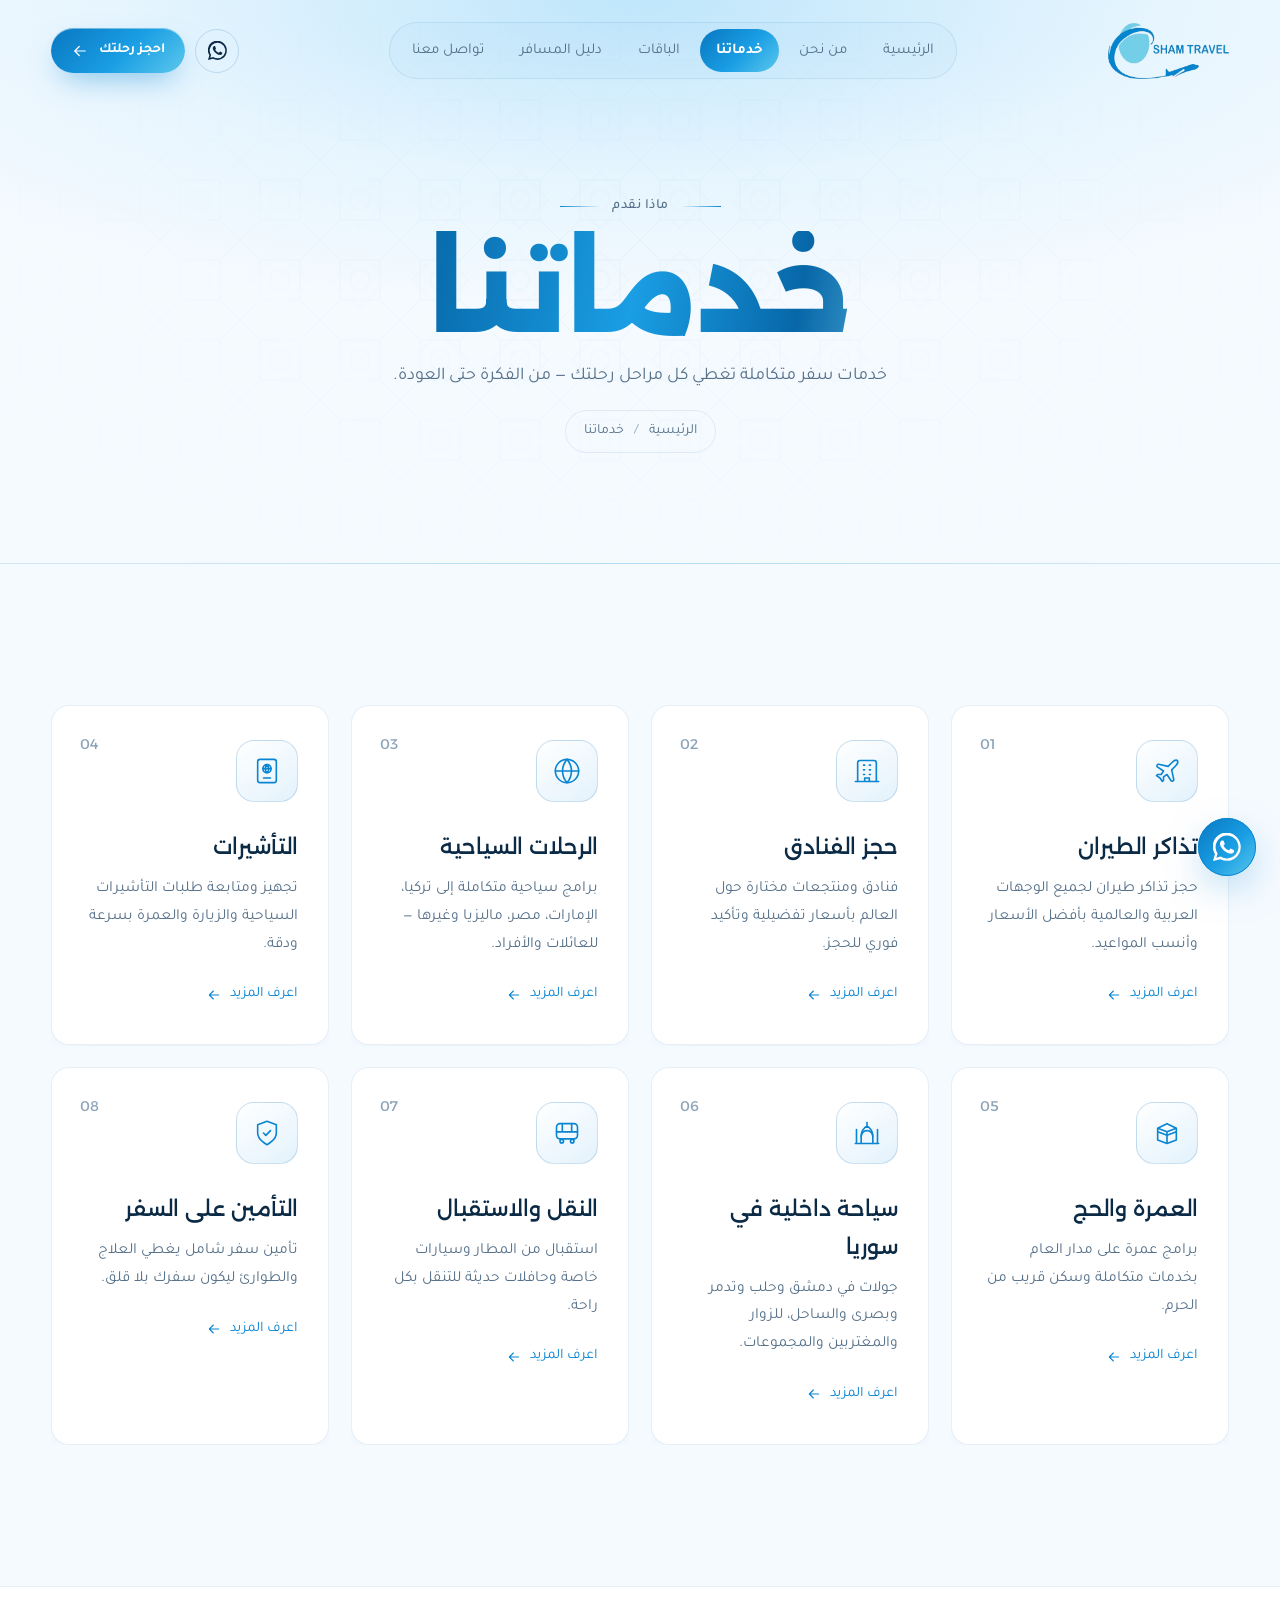
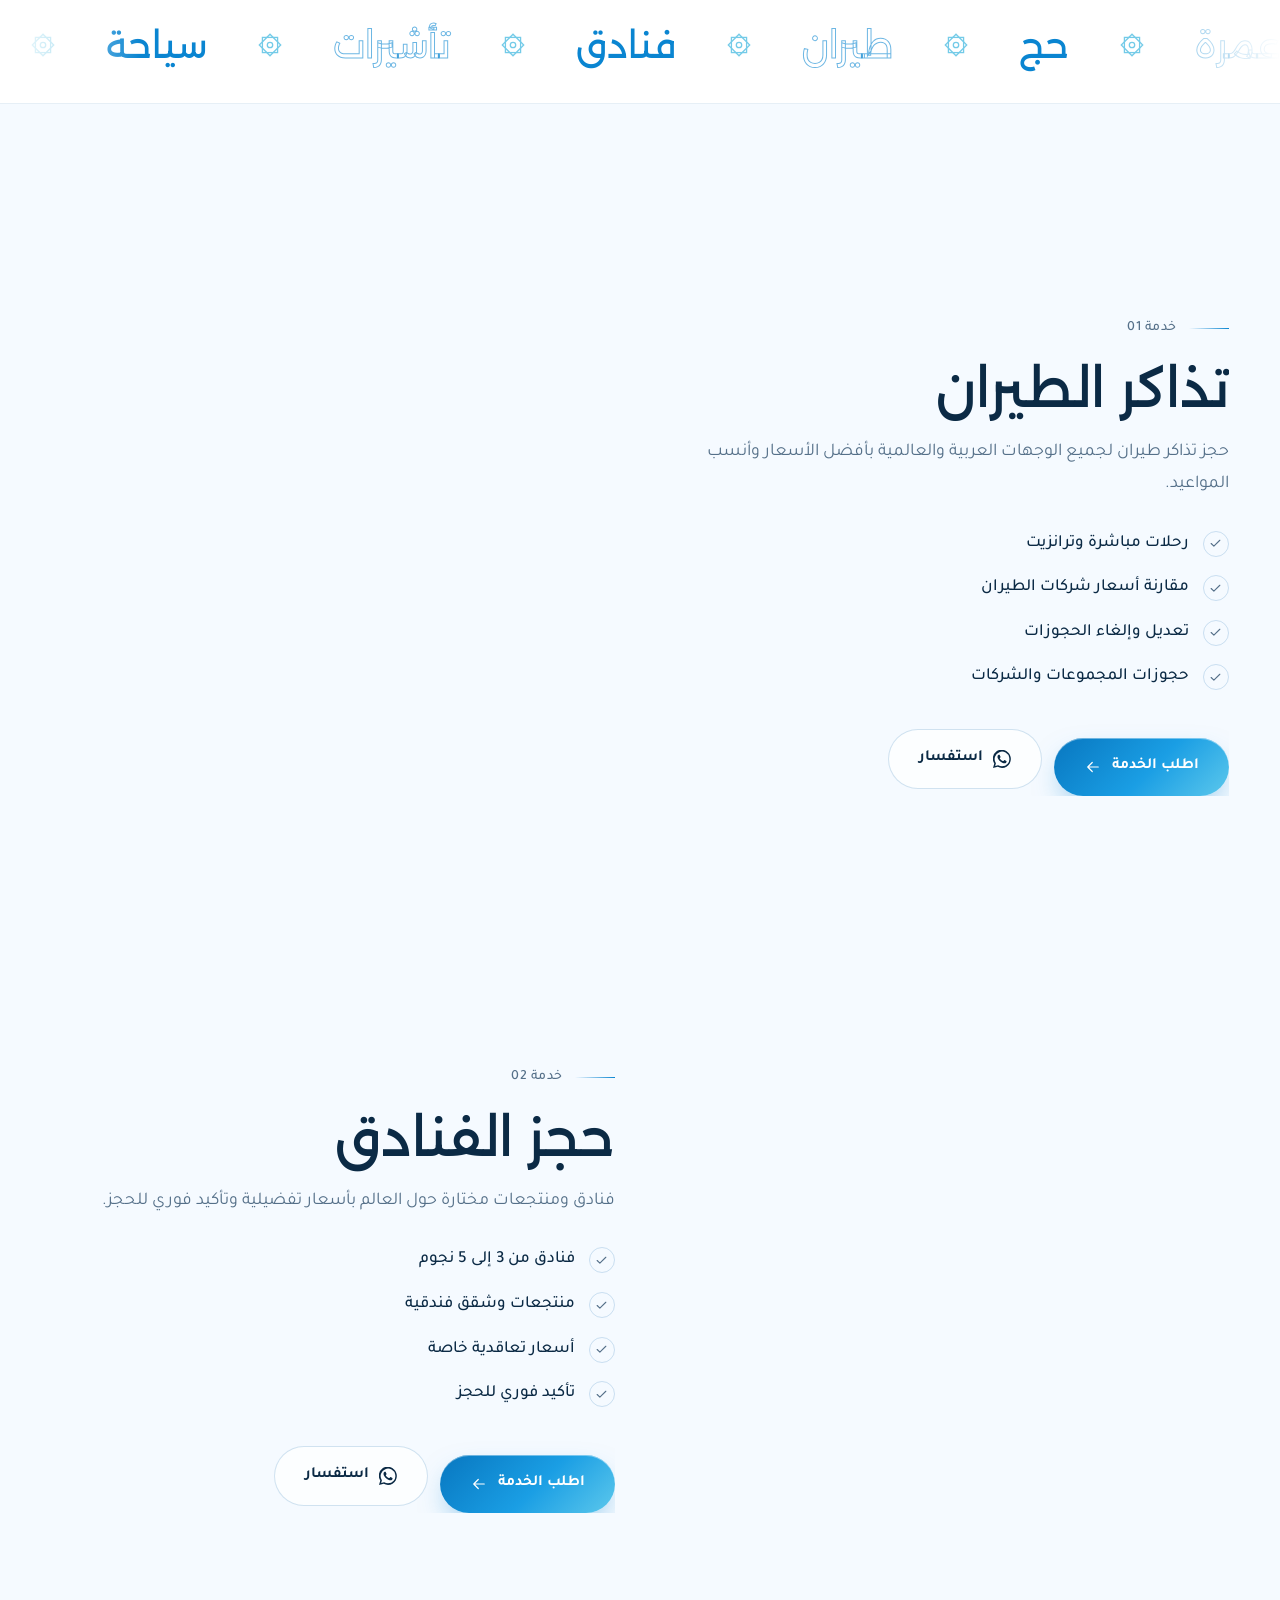
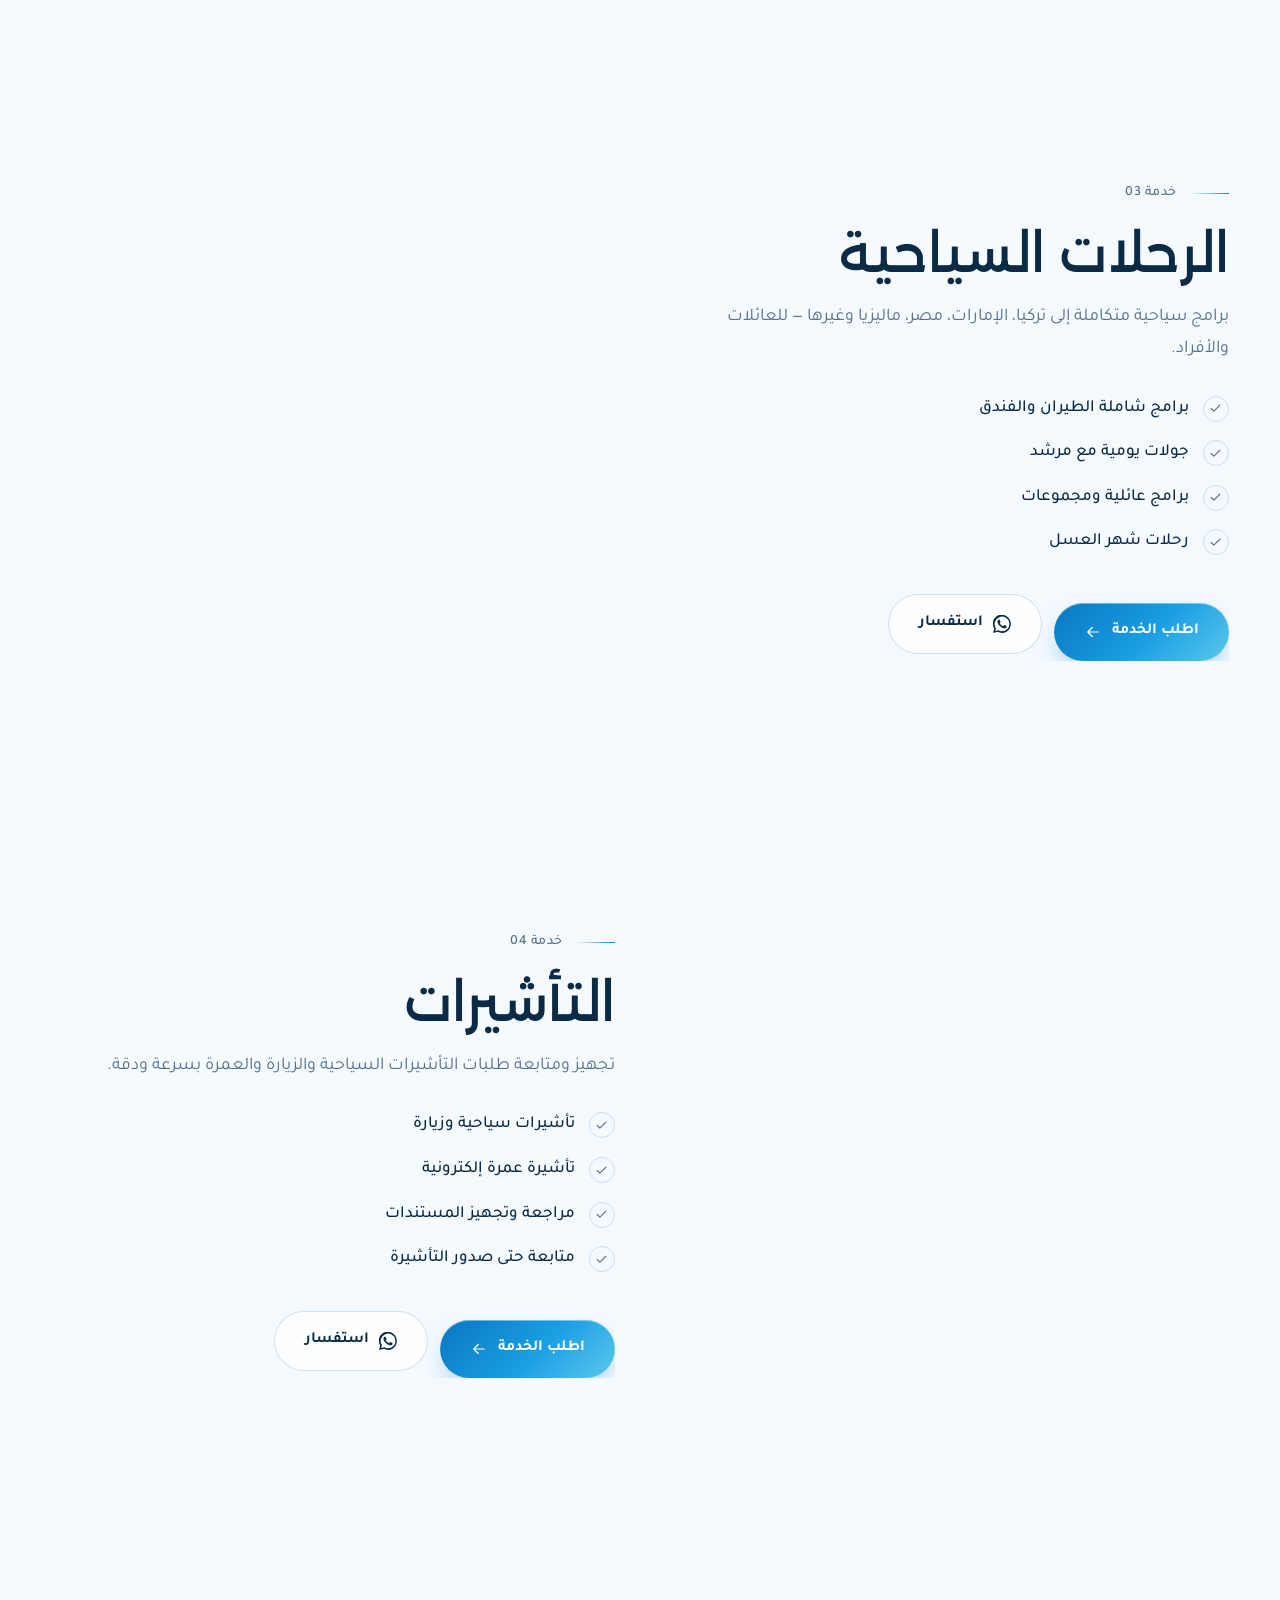
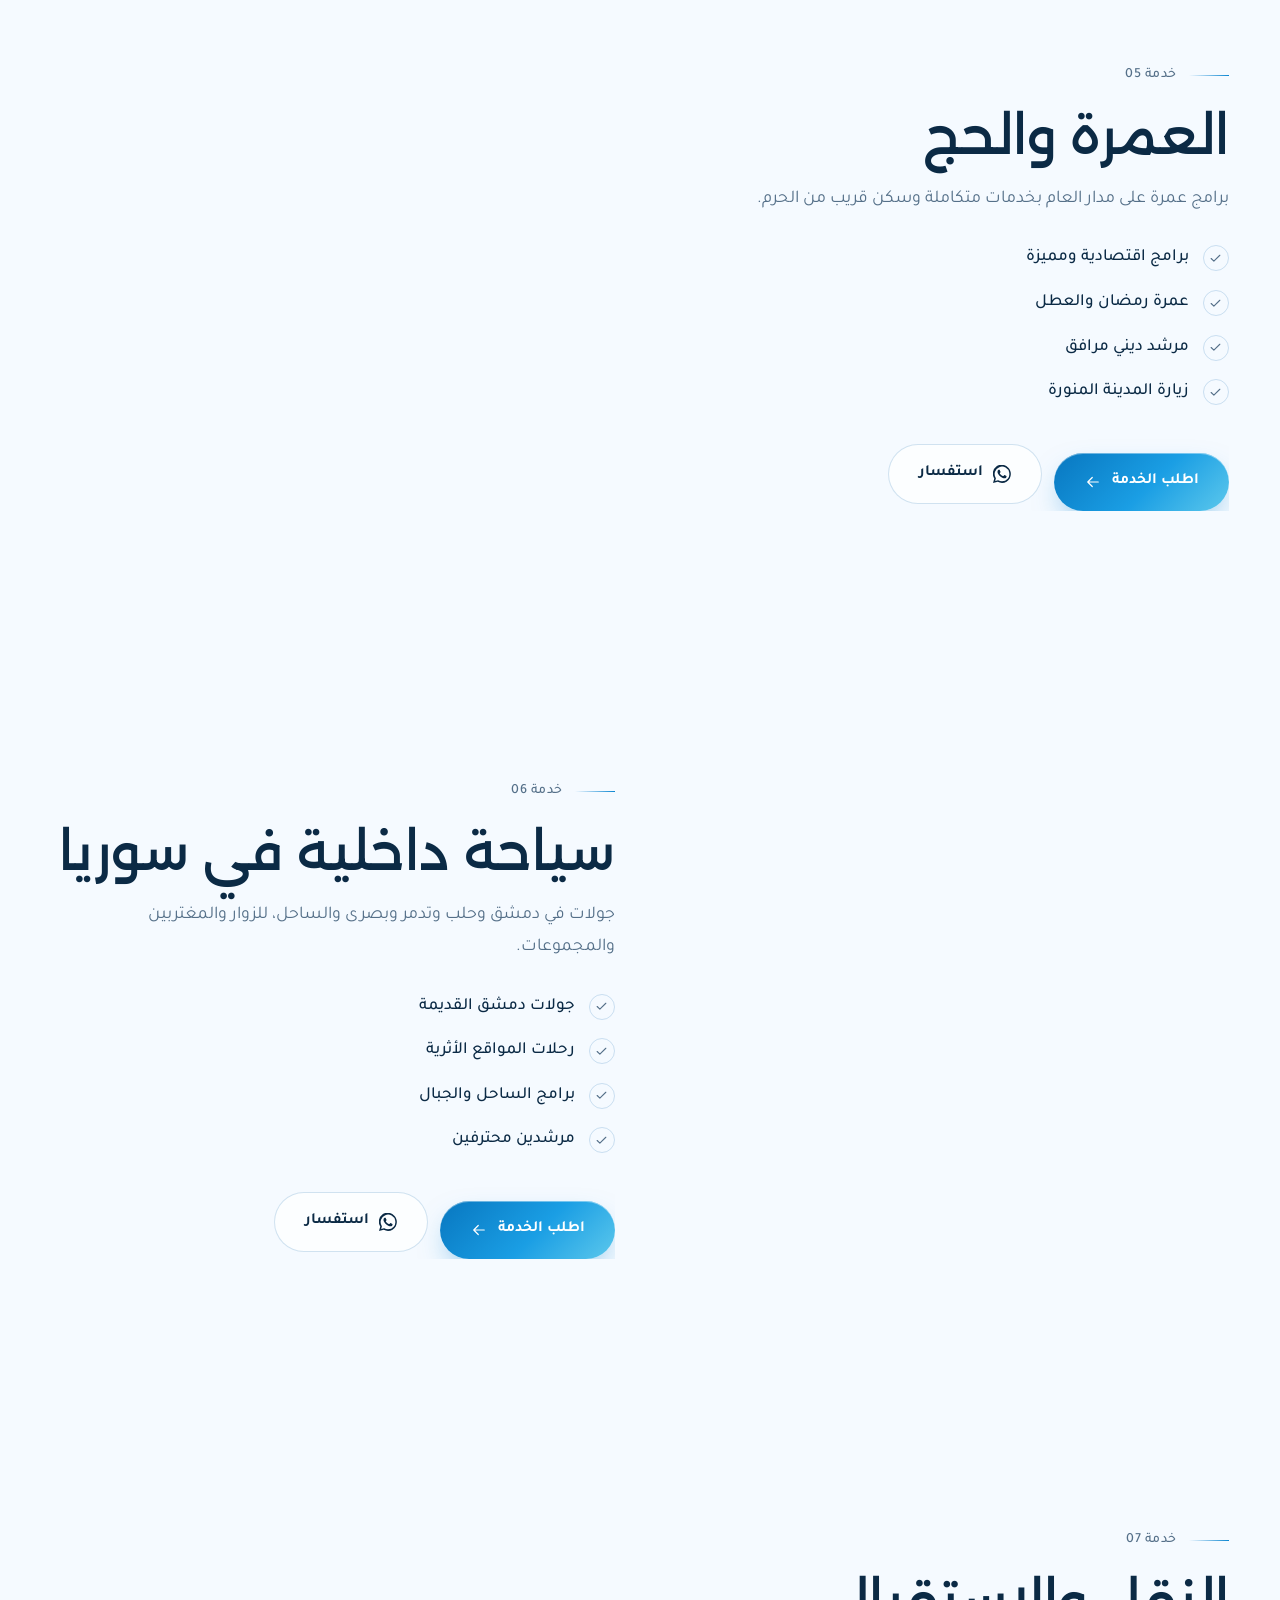
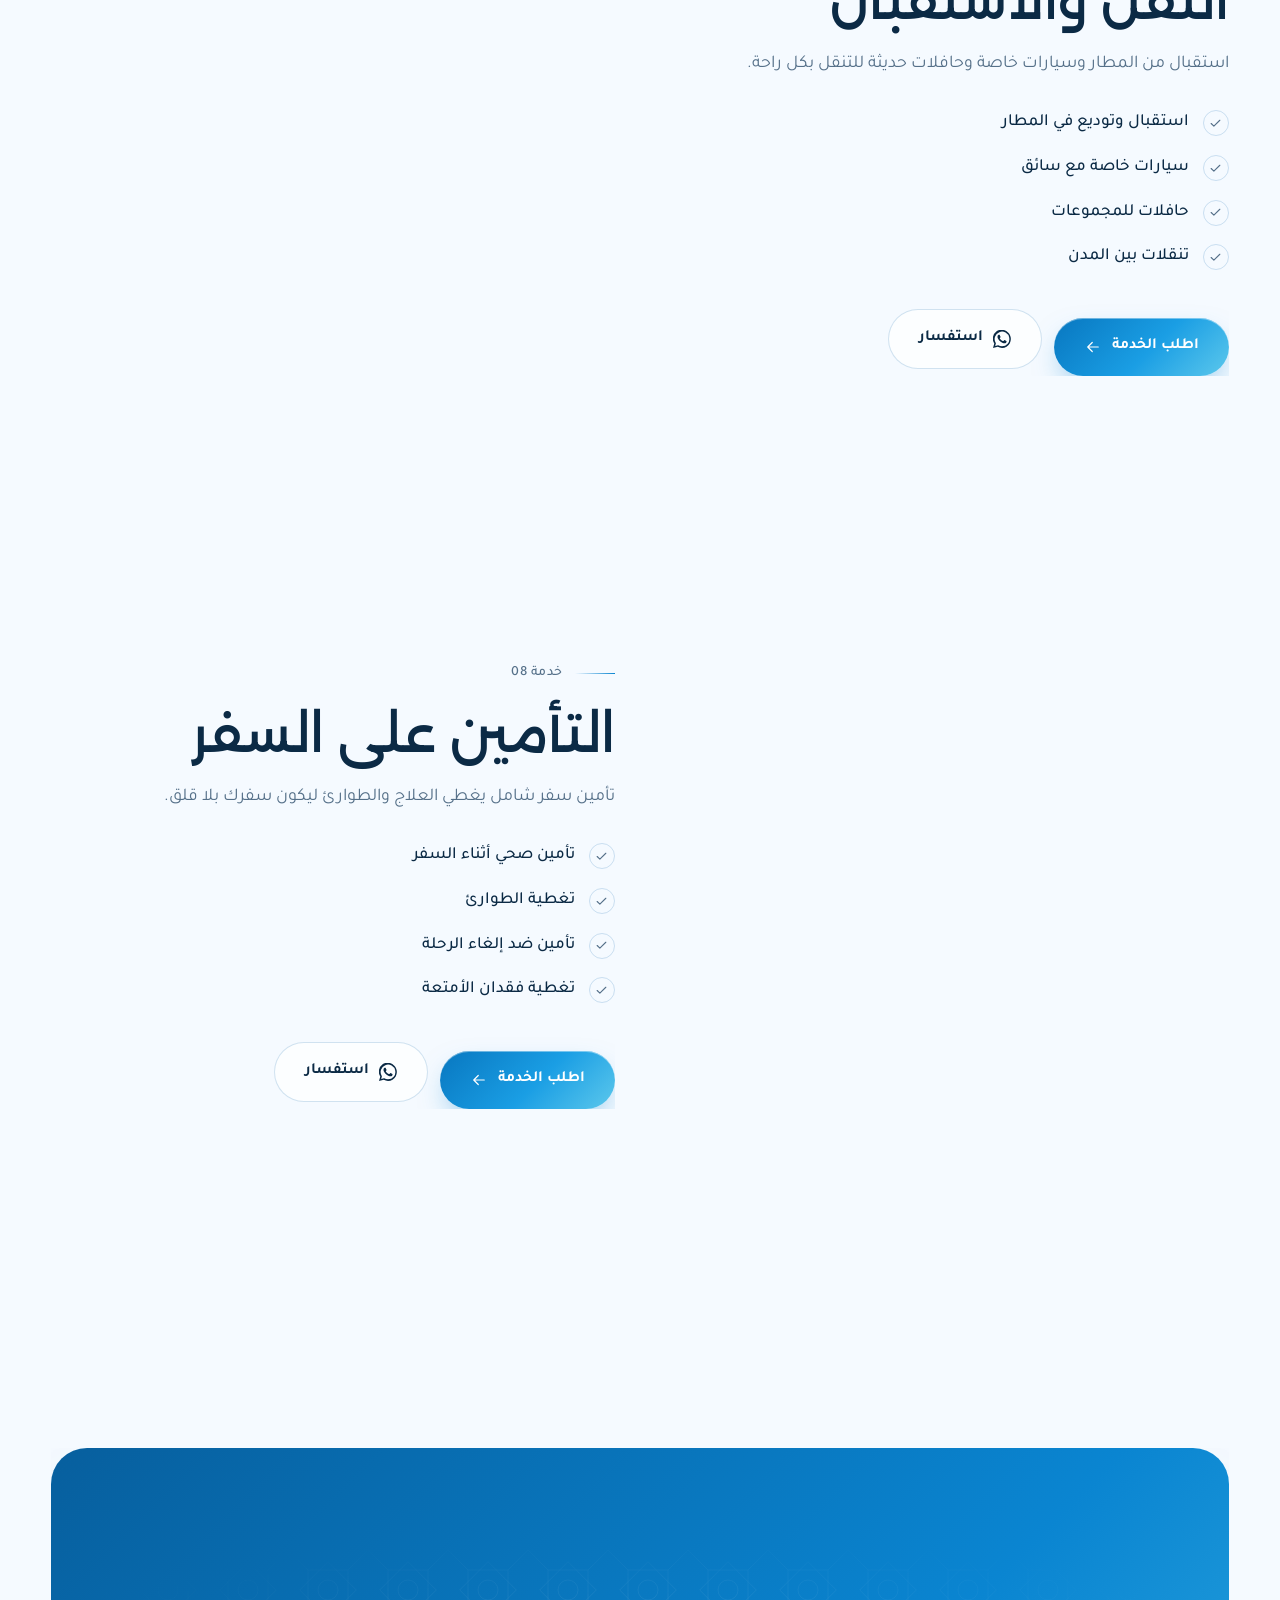
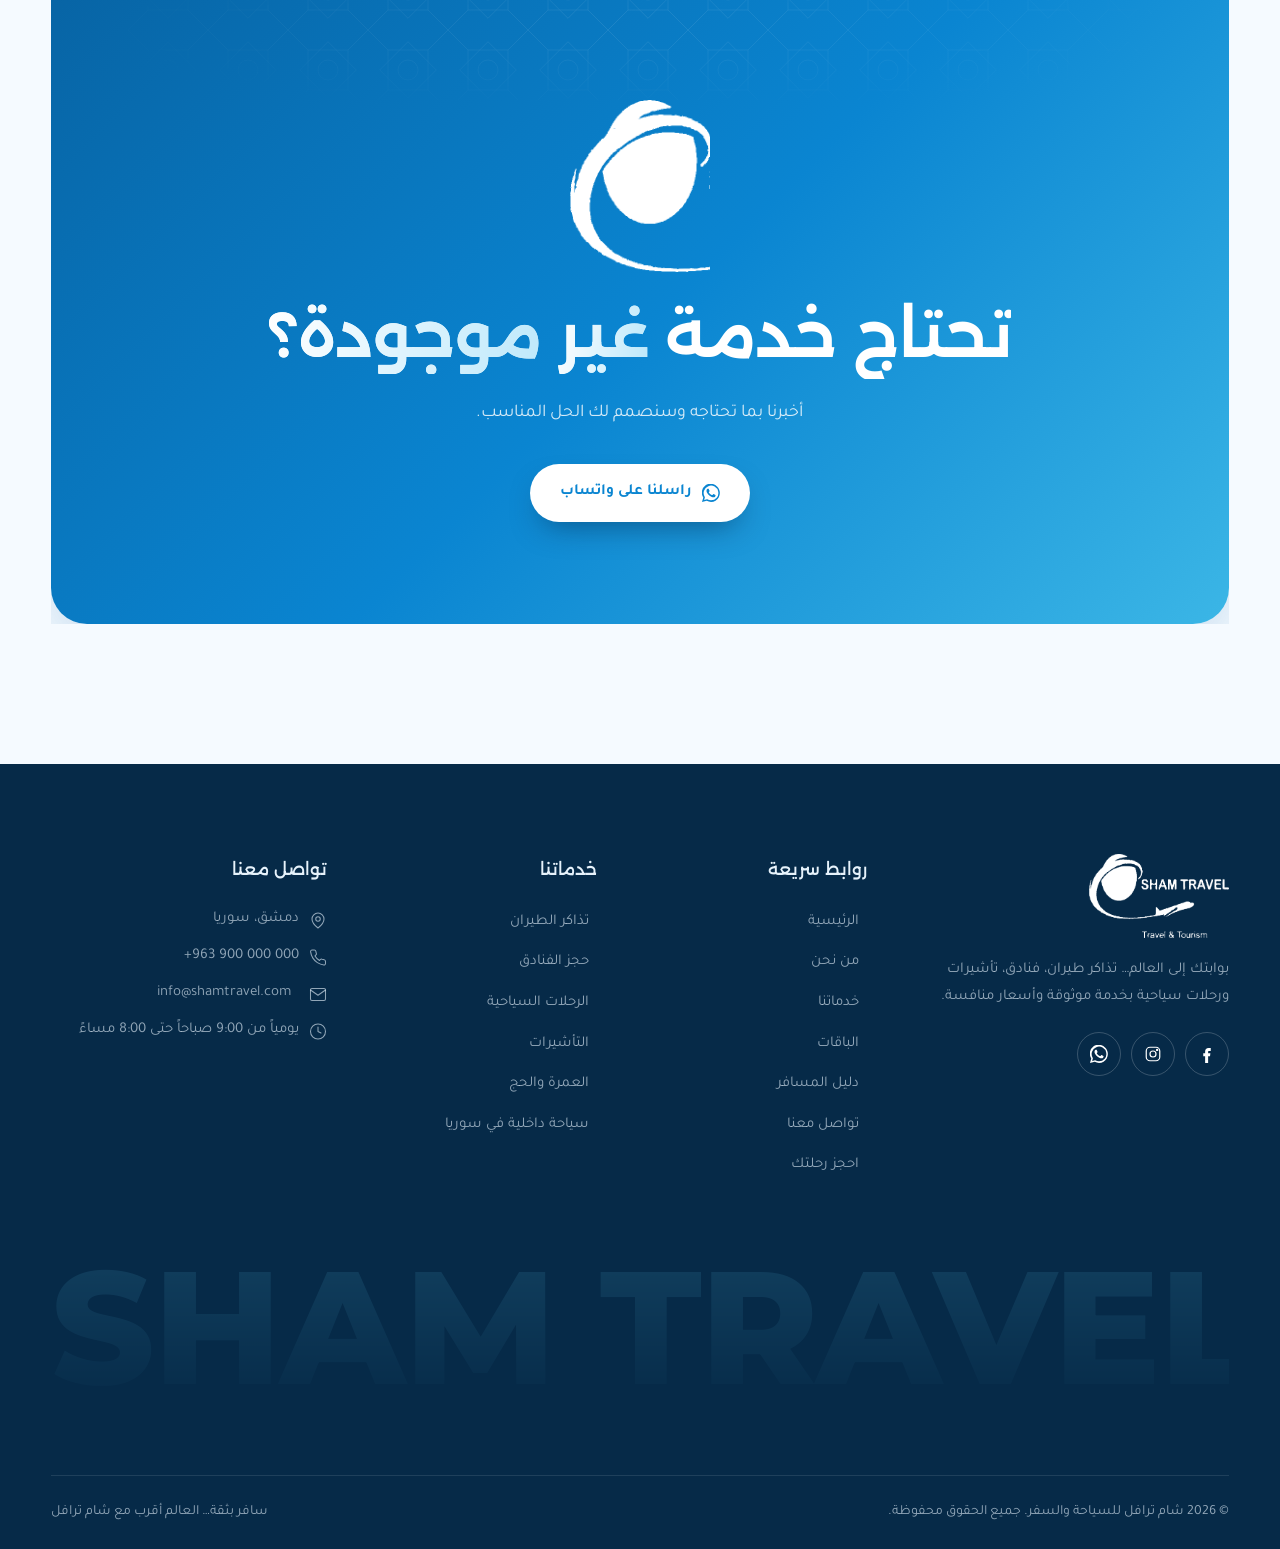
<file: services.html>
<!DOCTYPE html>
<html lang="ar" dir="rtl">
<head>
  <meta charset="UTF-8">
  <meta name="viewport" content="width=device-width, initial-scale=1.0">
  <title>خدماتنا | شام ترافل للسياحة والسفر</title>
  <meta name="description" content="شام ترافل للسياحة والسفر - تذاكر طيران، حجز فنادق، تأشيرات، رحلات سياحية وعمرة بأفضل الأسعار وخدمة موثوقة.">
  <meta name="theme-color" content="#f5faff">
  <link rel="icon" href="assets/logo-mark.png">
  <link rel="preconnect" href="https://fonts.googleapis.com"><link rel="preconnect" href="https://fonts.gstatic.com" crossorigin>
  <link href="https://fonts.googleapis.com/css2?family=Alexandria:wght@300;400;500;600;700;800&family=Montserrat:wght@600;700;800&family=Tajawal:wght@300;400;500;700&display=swap" rel="stylesheet">
  <link rel="stylesheet" href="css/style.css">
</head>
<body class="is-loading" data-page="services">

  <div class="preloader">
    <div class="preloader__inner">
      <div class="preloader__logo"><img src="assets/logo.png" alt=""></div>
      <div class="preloader__bar"><i></i></div>
      <div class="preloader__txt">0%</div>
    </div>
  </div>

    <main>
    <section class="page-hero">
      <div class="page-hero__bg" data-art="pattern"></div>
      <div class="container">
        <span class="eyebrow both" data-reveal="up">ماذا نقدم</span>
        <h1 class="page-hero__title"><span class="word-reveal metal-shine">خدماتنا</span></h1>
        <p class="lead" style="margin-inline:auto" data-reveal="up">خدمات سفر متكاملة تغطي كل مراحل رحلتك — من الفكرة حتى العودة.</p>
        <div class="crumbs" data-reveal="up"><a href="index.html">الرئيسية</a><span>/</span>خدماتنا</div>
      </div>
    </section>

    <section class="section">
      <div class="container">
        <div class="grid grid-4" id="services-grid"></div>
      </div>
    </section>

    <div class="marquee" aria-hidden="true">
      <div class="marquee__track">
        <div class="marquee__item">عمرة <span data-icon="orn"></span> <span class="fill">حج</span> <span data-icon="orn"></span> طيران <span data-icon="orn"></span> <span class="fill">فنادق</span> <span data-icon="orn"></span> تأشيرات <span data-icon="orn"></span> <span class="fill">سياحة</span> <span data-icon="orn"></span> نقل <span data-icon="orn"></span> <span class="fill">تأمين</span> <span data-icon="orn"></span></div>
        <div class="marquee__item">عمرة <span data-icon="orn"></span> <span class="fill">حج</span> <span data-icon="orn"></span> طيران <span data-icon="orn"></span> <span class="fill">فنادق</span> <span data-icon="orn"></span> تأشيرات <span data-icon="orn"></span> <span class="fill">سياحة</span> <span data-icon="orn"></span> نقل <span data-icon="orn"></span> <span class="fill">تأمين</span> <span data-icon="orn"></span></div>
      </div>
    </div>

    <section class="section">
      <div class="container" id="services-detail"></div>
    </section>

    <section class="section" style="padding-top:0">
      <div class="container">
        <div class="cta" data-reveal="scale">
          <div class="cta__pattern" data-art="pattern"></div>
          <img class="cta__logo" src="assets/logo-mark.png" alt="">
          <h2 class="h-display split-words">تحتاج خدمة <span class="metal-shine">غير موجودة؟</span></h2>
          <p class="lead">أخبرنا بما تحتاجه وسنصمم لك الحل المناسب.</p>
          <div class="hero__actions">
            <a class="btn btn--primary" data-wa="السلام عليكم، أحتاج خدمة خاصة" data-magnetic><span data-icon="whatsapp" style="display:contents"></span> راسلنا على واتساب</a>
          </div>
        </div>
      </div>
    </section>
  </main>

  <script src="js/data.js"></script>
  <script src="js/main.js"></script>
</body>
</html>
</file>
<file: css/style.css>
/* =========================================================
   شام ترافل للسياحة والسفر — Sham Travel & Tourism
   Main Stylesheet
   ========================================================= */

:root {
  --bg: #f5faff;
  --bg-2: #eaf4fc;
  --bg-3: #dcedf9;
  --card: #ffffff;
  --line: rgba(10, 100, 170, 0.10);
  --line-2: rgba(10, 100, 170, 0.18);
  --text: #0b2a45;
  --muted: #557089;
  --dim: #8ba3b8;
  --navy: #062a48;
  --silver-1: #ffffff;
  --silver-2: #0a85d1;
  --silver-3: #74cbe8;
  --silver: linear-gradient(135deg, #0877c0 0%, #1a9ee4 55%, #5cc8ec 100%);
  --silver-h: linear-gradient(90deg, #78d3f0 0%, #0a85d1 50%, #78d3f0 100%);
  --accent: #0a85d1;
  --radius: 18px;
  --radius-lg: 28px;
  --ease: cubic-bezier(.22, 1, .36, 1);
  --ease-in-out: cubic-bezier(.76, 0, .24, 1);
  --container: 1240px;
  --f-body: "Tajawal", system-ui, sans-serif;
  --f-head: "Alexandria", "Tajawal", sans-serif;
  --f-art: "Alexandria", "Tajawal", sans-serif;
}

*, *::before, *::after { box-sizing: border-box; margin: 0; padding: 0; }
html { scroll-behavior: smooth; -webkit-text-size-adjust: 100%; }
body {
  font-family: var(--f-body);
  background: var(--bg);
  color: var(--text);
  line-height: 1.8;
  font-size: 17px;
  overflow-x: hidden;
  -webkit-font-smoothing: antialiased;
}
body.is-loading { overflow: hidden; }
img, svg { display: block; max-width: 100%; }
a { color: inherit; text-decoration: none; }
button, input, select, textarea { font: inherit; color: inherit; }
button { cursor: pointer; background: none; border: 0; }
ul { list-style: none; }
::selection { background: #0a85d1; color: #fff; }

/* scrollbar */
::-webkit-scrollbar { width: 10px; }
::-webkit-scrollbar-track { background: var(--bg); }
::-webkit-scrollbar-thumb { background: linear-gradient(#5cc8ec, #0a85d1); border-radius: 10px; border: 2px solid var(--bg); }

/* grain overlay */
body::after {
  content: ""; position: fixed; inset: -50%; z-index: 9990; pointer-events: none; opacity: .045;
  background-image: url("data:image/svg+xml;utf8,<svg xmlns='http://www.w3.org/2000/svg' width='160' height='160'><filter id='n'><feTurbulence type='fractalNoise' baseFrequency='.9' numOctaves='3' stitchTiles='stitch'/></filter><rect width='100%' height='100%' filter='url(%23n)'/></svg>");
  animation: grain 1.2s steps(6) infinite;
}
@keyframes grain {
  0% { transform: translate(0, 0) } 20% { transform: translate(-3%, 2%) } 40% { transform: translate(2%, -3%) }
  60% { transform: translate(-2%, -1%) } 80% { transform: translate(3%, 3%) } 100% { transform: translate(0, 0) }
}

.container { width: min(var(--container), 92%); margin-inline: auto; }
.section { padding: clamp(80px, 11vw, 150px) 0; position: relative; }
.section--tight { padding: clamp(60px, 7vw, 100px) 0; }
.center { text-align: center; }

/* ===== metallic text ===== */
.metal {
  background: var(--silver);
  -webkit-background-clip: text; background-clip: text;
  color: transparent;
  
}
.metal-shine {
  background: linear-gradient(100deg, #0767a8 0%, #1a9ee4 20%, #0767a8 35%, #7fd8f5 50%, #0767a8 65%, #1a9ee4 80%, #0767a8 100%);
  background-size: 250% 100%;
  -webkit-background-clip: text; background-clip: text; color: transparent;
  animation: shine 6s linear infinite;
}
@keyframes shine { from { background-position: 100% 0 } to { background-position: -150% 0 } }

/* ===== typography ===== */
.eyebrow {
  display: inline-flex; align-items: center; gap: 12px;
  font-size: 14px; letter-spacing: .5px; color: var(--muted); font-weight: 500;
}
.eyebrow::before, .eyebrow.both::after { content: ""; width: 40px; height: 1px; background: linear-gradient(90deg, transparent, var(--silver-2)); }
.eyebrow.both::after { background: linear-gradient(-90deg, transparent, var(--silver-2)); }
.h-display { font-family: var(--f-head); font-weight: 600; font-size: clamp(34px, 5vw, 64px); line-height: 1.25; letter-spacing: -0.5px; }
.h-1 { font-family: var(--f-head); font-weight: 500; font-size: clamp(30px, 4.2vw, 52px); line-height: 1.3; }
.h-2 { font-family: var(--f-head); font-weight: 500; font-size: clamp(22px, 2.4vw, 30px); line-height: 1.4; }
.h-3 { font-family: var(--f-head); font-weight: 500; font-size: 20px; line-height: 1.5; }
.lead { color: var(--muted); font-size: clamp(16px, 1.4vw, 19px); max-width: 640px; }
.center .lead { margin-inline: auto; }
.sec-head { margin-bottom: clamp(40px, 6vw, 70px); }
.sec-head .h-1 { margin: 14px 0 16px; }

.divider-orn { display: flex; align-items: center; justify-content: center; gap: 14px; color: var(--silver-3); margin: 18px auto; }
.divider-orn span { width: 60px; height: 1px; background: linear-gradient(90deg, transparent, var(--silver-3)); }
.divider-orn span:last-child { transform: scaleX(-1); }
.divider-orn svg { width: 18px; animation: spin 14s linear infinite; }

/* ===== buttons ===== */
.btn {
  --bx: 0px; --by: 0px;
  position: relative; display: inline-flex; align-items: center; justify-content: center; gap: 10px;
  padding: 15px 30px; border-radius: 100px; font-weight: 600; font-size: 15.5px;
  transition: transform .4s var(--ease), box-shadow .4s, color .4s, background .4s;
  overflow: hidden; isolation: isolate; white-space: nowrap;
  transform: translate(var(--bx), var(--by));
}
.btn svg { width: 18px; height: 18px; transition: transform .4s var(--ease); }
.btn:hover svg.arr { transform: translateX(-5px); }
.btn--primary { background: var(--silver); color: #fff; box-shadow: 0 10px 30px -10px rgba(10,133,209,.45), inset 0 1px 0 #fff; }
.btn--primary::before {
  content: ""; position: absolute; inset: 0; z-index: -1;
  background: linear-gradient(110deg, transparent 30%, rgba(10,110,180,.95) 50%, transparent 70%);
  transform: translateX(120%); transition: transform .9s var(--ease);
}
.btn--primary:hover::before { transform: translateX(-120%); }
.btn--primary:hover { box-shadow: 0 18px 45px -12px rgba(10,133,209,.6), inset 0 1px 0 #fff; }
.btn--ghost { border: 1px solid var(--line-2); color: var(--text); background: rgba(10,110,180,.02); backdrop-filter: blur(6px); }
.btn--ghost::before { content: ""; position: absolute; inset: 0; z-index: -1; background: var(--silver); transform: scaleY(0); transform-origin: bottom; transition: transform .5s var(--ease); }
.btn--ghost:hover { color: #fff; border-color: transparent; }
.btn--ghost:hover::before { transform: scaleY(1); }
.btn--sm { padding: 10px 20px; font-size: 14px; }
.btn--block { width: 100%; }

/* ===== preloader ===== */
.preloader {
  position: fixed; inset: 0; z-index: 10000; background: var(--bg);
  display: grid; place-items: center;
  transition: clip-path 1.1s var(--ease-in-out);
  clip-path: inset(0 0 0 0);
}
.preloader.done { clip-path: inset(0 0 100% 0); }
.preloader__inner { display: grid; justify-items: center; gap: 26px; }
.preloader__logo { width: 120px; position: relative; animation: pl-in 1.2s var(--ease) both; }
.preloader__logo img { width: 100%; filter: drop-shadow(0 0 30px rgba(10,110,180,.15)); }
.preloader__logo img { animation: glint 1.8s ease-in-out infinite; }
@keyframes glint { 0%,100% { filter: brightness(.85) drop-shadow(0 0 10px rgba(10,110,180,.05)) } 50% { filter: brightness(1.35) drop-shadow(0 0 30px rgba(10,110,180,.3)) } }
@keyframes pl-in { from { opacity: 0; transform: scale(.85); filter: blur(10px) } to { opacity: 1; transform: none; filter: none } }
.preloader__bar { width: 180px; height: 1px; background: var(--line); position: relative; overflow: hidden; }
.preloader__bar i { position: absolute; inset: 0; background: var(--silver-h); transform-origin: right; transform: scaleX(0); transition: transform .3s; }
.preloader__txt { font-size: 13px; color: var(--muted); letter-spacing: 2px; }

/* page transition */
.page-trans { position: fixed; inset: 0; z-index: 9995; pointer-events: none; display: grid; grid-template-columns: repeat(5, 1fr); }
.page-trans span { background: linear-gradient(180deg,#0a85d1,#0877c0); transform: scaleY(0); transform-origin: top; border-left: 1px solid var(--line); }
.page-trans.out span { transform: scaleY(1); transition: transform .55s var(--ease-in-out); }
.page-trans.out span:nth-child(2) { transition-delay: .05s } .page-trans.out span:nth-child(3) { transition-delay: .1s }
.page-trans.out span:nth-child(4) { transition-delay: .15s } .page-trans.out span:nth-child(5) { transition-delay: .2s }

/* custom cursor */
.cursor, .cursor-dot { position: fixed; top: 0; left: 0; pointer-events: none; z-index: 9998; border-radius: 50%; }
.cursor { width: 38px; height: 38px; border: 1px solid rgba(10,110,180,.5); margin: -19px 0 0 -19px; transition: width .35s var(--ease), height .35s var(--ease), margin .35s var(--ease), background .35s, border-color .35s;  }
.cursor, .cursor-dot { opacity: 0; transition-property: width, height, margin, background, border-color, opacity; }
.cursor-on .cursor, .cursor-on .cursor-dot { opacity: 1; }
.cursor-dot { width: 5px; height: 5px; background: #0a85d1; margin: -2.5px 0 0 -2.5px; }
.cursor.hover { width: 70px; height: 70px; margin: -35px 0 0 -35px; background: rgba(10,110,180,.9); border-color: transparent; }
@media (hover: none), (max-width: 900px) { .cursor, .cursor-dot { display: none } }

/* scroll progress */
.scroll-progress { position: fixed; top: 0; right: 0; height: 2px; width: 100%; z-index: 1001; background: var(--silver-h); transform-origin: right; transform: scaleX(0); }

/* ===== header ===== */
.header { position: fixed; inset: 0 0 auto; z-index: 1000; transition: background .5s, padding .5s var(--ease), border-color .5s, transform .5s var(--ease); padding: 22px 0; border-bottom: 1px solid transparent; }
.header.scrolled { background: rgba(245,250,255,.82); backdrop-filter: blur(18px) saturate(140%); -webkit-backdrop-filter: blur(18px) saturate(140%); padding: 12px 0; border-color: var(--line); }
.header.hide { transform: translateY(-100%); }
.header__in { display: flex; align-items: center; justify-content: space-between; gap: 24px; }
.brand { display: flex; align-items: center; gap: 12px; }
.brand img { width: 46px; transition: transform .6s var(--ease); }
.brand:hover img { transform: rotate(-8deg) scale(1.06); }
.brand__txt { display: grid; line-height: 1.2; }
.brand__txt b { font-family: var(--f-head); font-size: 20px; font-weight: 600; }
.brand__txt small { font-size: 11.5px; color: var(--muted); letter-spacing: .3px; }
.nav { display: flex; gap: 4px; padding: 6px; border: 1px solid var(--line); border-radius: 100px; background: rgba(10,110,180,.02); }
.nav a { position: relative; padding: 8px 16px; border-radius: 100px; font-size: 15px; color: var(--muted); transition: color .3s; }
.nav a:hover { color: var(--text); }
.nav a.active { color: #fff; background: var(--silver); font-weight: 600; }
.header__cta { display: flex; align-items: center; gap: 10px; }
.icon-btn { width: 44px; height: 44px; border-radius: 50%; border: 1px solid var(--line-2); display: grid; place-items: center; transition: .4s var(--ease); }
.icon-btn svg { width: 19px; height: 19px; }
.icon-btn:hover { background: var(--silver); color: #fff; transform: rotate(-12deg); }
.burger { display: none; width: 46px; height: 46px; border-radius: 50%; border: 1px solid var(--line-2); position: relative; }
.burger span { position: absolute; left: 13px; right: 13px; height: 1.5px; background: var(--text); transition: .45s var(--ease); }
.burger span:nth-child(1) { top: 17px } .burger span:nth-child(2) { top: 23px } .burger span:nth-child(3) { top: 29px; left: 20px }
.menu-open .burger span:nth-child(1) { top: 23px; transform: rotate(45deg) }
.menu-open .burger span:nth-child(2) { opacity: 0 }
.menu-open .burger span:nth-child(3) { top: 23px; left: 13px; transform: rotate(-45deg) }

.mobile-menu {
  position: fixed; inset: 0; z-index: 999; background: rgba(245,250,255,.97); backdrop-filter: blur(20px);
  display: flex; flex-direction: column; justify-content: center; padding: 100px 8% 40px;
  clip-path: circle(0% at 8% 5%); transition: clip-path .9s var(--ease-in-out); visibility: hidden;
}
.menu-open .mobile-menu { clip-path: circle(150% at 8% 5%); visibility: visible; }
.mobile-menu a.m-link { font-family: var(--f-head); font-size: clamp(28px, 8vw, 44px); padding: 6px 0; display: flex; justify-content: space-between; align-items: baseline; border-bottom: 1px solid var(--line); opacity: 0; transform: translateY(30px); transition: .6s var(--ease); }
.mobile-menu a.m-link small { font-size: 13px; color: var(--dim); font-family: var(--f-body); }
.menu-open .mobile-menu a.m-link { opacity: 1; transform: none; }
.mobile-menu__foot { margin-top: 34px; display: flex; gap: 12px; flex-wrap: wrap; }

/* ===== hero ===== */
.hero { position: relative; min-height: 100svh; display: flex; align-items: center; padding: 140px 0 80px; overflow: hidden; }
.hero__canvas { position: absolute; inset: 0; z-index: 0; }
.hero__glow { position: absolute; width: 900px; height: 900px; border-radius: 50%; background: radial-gradient(circle, rgba(10,133,209,.10), transparent 60%); top: 50%; left: 50%; transform: translate(-50%, -50%); z-index: 0; pointer-events: none; }
.hero__pattern { position: absolute; width: min(1100px, 140vw); aspect-ratio: 1; top: 50%; left: 50%; translate: -50% -46%; opacity: .07; z-index: 0; animation: spin 140s linear infinite; pointer-events: none; }
@keyframes spin { to { rotate: 360deg } }
.hero__grid { position: relative; z-index: 2; display: grid; grid-template-columns: 1fr; text-align: center; justify-items: center; }
.hero__title {
  font-family: var(--f-art); font-weight: 700; line-height: .95;
  font-size: clamp(110px, 22vw, 330px);
  margin: 10px 0 -0.13em; position: relative; z-index: 1;
}
.word-reveal { display: inline-block; padding: 0 .08em; clip-path: inset(0 0 0 100%); filter: blur(12px); transform: translateY(18px) scale(1.04); }
.loaded .word-reveal { animation: wordIn 1.8s .15s var(--ease-in-out) forwards; }
@keyframes wordIn { 60% { filter: blur(0) } to { clip-path: inset(-20% -10% -20% -10%); filter: blur(0); transform: none } }
.hero__stage { position: relative; width: min(440px, 80vw); aspect-ratio: 4/4.4; margin-top: -0.6em; z-index: 2; }
.hero__frame {
  position: absolute; inset: 0; border-radius: 220px 220px 24px 24px; overflow: hidden;
  background: radial-gradient(120% 80% at 50% 0%, #2b2d33 0%, #111114 55%, #0a0a0c 100%);
  border: 1px solid var(--line-2);
  box-shadow: 0 40px 120px -30px rgba(10,70,130,.22), inset 0 1px 0 rgba(10,110,180,.1);
  clip-path: inset(100% 0 0 0 round 220px 220px 24px 24px);
}
.loaded .hero__frame { animation: frameIn 1.6s .5s var(--ease-in-out) forwards; }
@keyframes frameIn { to { clip-path: inset(0 0 0 0 round 220px 220px 24px 24px) } }
.hero__frame svg { position: absolute; inset: 0; width: 100%; height: 100%; }
.hero__ring { position: absolute; inset: -18px; border-radius: 240px 240px 36px 36px; border: 1px dashed rgba(10,110,180,.12); opacity: 0; }
.loaded .hero__ring { animation: fadeIn 1s 1.6s forwards; }
.hero__side { position: absolute; top: 58%; width: 260px; text-align: right; z-index: 3; opacity: 0; }
.hero__side.r { right: 0; } .hero__side.l { left: 0; text-align: left; }
.hero__side .h-3 { margin-bottom: 6px; }
.hero__side p { color: var(--muted); font-size: 14.5px; }
.loaded .hero__side { animation: sideIn 1.2s 1.5s var(--ease) forwards; }
@keyframes sideIn { from { opacity: 0; transform: translateY(30px) } to { opacity: 1; transform: none } }
@keyframes fadeIn { to { opacity: 1 } }
.hero__sub { margin-top: 44px; display: flex; flex-direction: column; align-items: center; gap: 22px; }
.hero__actions { display: flex; gap: 14px; flex-wrap: wrap; justify-content: center; }
.hero .fade-up { opacity: 0; transform: translateY(30px); }
.loaded .hero .fade-up { animation: sideIn 1.1s var(--ease) forwards; animation-delay: var(--d, 1.7s); }
.hero__badge {
  position: absolute; z-index: 4; bottom: 14%; left: -40px; padding: 12px 16px; border-radius: 16px;
  background: rgba(255,255,255,.85); backdrop-filter: blur(10px); border: 1px solid var(--line-2);
  display: flex; gap: 10px; align-items: center; font-size: 13px; animation: float 6s ease-in-out infinite;
}
.hero__badge.b2 { left: auto; right: -50px; bottom: auto; top: 22%; animation-delay: -3s; }
.hero__badge b { display: block; font-size: 15px; }
.hero__badge .dot { width: 34px; height: 34px; border-radius: 50%; background: var(--silver); display: grid; place-items: center; color: #fff; }
.hero__badge .dot svg { width: 16px; }
@keyframes float { 0%,100% { transform: translateY(0) } 50% { transform: translateY(-14px) } }
.scroll-hint { display: none; position: absolute; bottom: 28px; left: 50%; translate: -50% 0; z-index: 3; display: grid; justify-items: center; gap: 8px; font-size: 12px; color: var(--dim); }
.scroll-hint i { width: 22px; height: 36px; border: 1px solid var(--line-2); border-radius: 20px; position: relative; }
.scroll-hint i::after { content: ""; position: absolute; top: 7px; left: 50%; width: 3px; height: 7px; margin-left: -1.5px; border-radius: 3px; background: var(--silver-2); animation: wheel 1.8s infinite; }
@keyframes wheel { 0% { opacity: 0; transform: translateY(0) } 30% { opacity: 1 } 100% { opacity: 0; transform: translateY(12px) } }

/* ===== page hero (inner pages) ===== */
.page-hero { position: relative; padding: 190px 0 110px; overflow: hidden; text-align: center; border-bottom: 1px solid var(--line); }
.page-hero__bg { position: absolute; inset: 0; z-index: 0; opacity: .5; }
.page-hero__bg svg { width: 100%; height: 100%; }
.page-hero .container { position: relative; z-index: 1; }
.page-hero__title { font-family: var(--f-art); font-size: clamp(64px, 11vw, 150px); line-height: 1.05; margin: 10px 0 8px; }
.crumbs { display: inline-flex; gap: 10px; font-size: 14px; color: var(--muted); padding: 8px 18px; border: 1px solid var(--line); border-radius: 100px; margin-top: 18px; }
.crumbs a:hover { color: var(--text); }
.crumbs span { color: var(--dim); }

/* ===== marquee ===== */
.marquee { border-block: 1px solid var(--line); padding: 26px 0; overflow: hidden; background: var(--bg-2); position: relative; }
.marquee::before, .marquee::after { content: ""; position: absolute; top: 0; bottom: 0; width: 140px; z-index: 2; }
.marquee::before { right: 0; background: linear-gradient(-90deg, var(--bg-2), transparent); }
.marquee::after { left: 0; background: linear-gradient(90deg, var(--bg-2), transparent); }
.marquee__track { display: flex; gap: 50px; width: max-content; animation: marquee 40s linear infinite; }
.marquee:hover .marquee__track { animation-play-state: paused; }
.marquee__item { display: flex; align-items: center; gap: 50px; font-family: var(--f-head); font-size: clamp(22px, 3vw, 36px); white-space: nowrap; color: transparent; -webkit-text-stroke: 1px rgba(10,133,209,.6); transition: .4s; }
.marquee__item .fill { color: var(--silver-2); -webkit-text-stroke: 0; }
.marquee__item svg { width: 26px; color: var(--silver-3); }
@keyframes marquee { to { transform: translateX(50%) } }

/* ===== intro / about split ===== */
.split { display: grid; grid-template-columns: 1.05fr 1fr; gap: clamp(40px, 6vw, 90px); align-items: center; }
.split--rev { grid-template-columns: 1fr 1.05fr; }
.visual-card { position: relative; border-radius: var(--radius-lg); overflow: hidden; border: 1px solid var(--line-2); background: var(--bg-3); aspect-ratio: 4/4.6; }
.visual-card svg.art { position: absolute; inset: 0; width: 100%; height: 100%; }
.visual-card__tag { position: absolute; bottom: 20px; right: 20px; left: 20px; padding: 16px 18px; border-radius: 16px; background: rgba(255,255,255,.85); backdrop-filter: blur(10px); border: 1px solid var(--line-2); display: flex; align-items: center; justify-content: space-between; gap: 10px; }
.visual-card__tag b { font-family: var(--f-head); font-weight: 500; }
.visual-card__tag small { color: var(--muted); display: block; font-size: 13px; }
.stack-visual { position: relative; }
.stack-visual .visual-card.small { position: absolute; width: 46%; aspect-ratio: 1; left: -8%; bottom: -10%; box-shadow: 0 30px 80px -20px rgba(10,70,130,.3); }
.check-list { display: grid; gap: 14px; margin: 28px 0 36px; }
.check-list li { display: flex; gap: 14px; align-items: flex-start; color: var(--muted); }
.check-list li b { color: var(--text); font-weight: 500; }
.check-list i { flex: none; width: 26px; height: 26px; border-radius: 50%; border: 1px solid var(--line-2); display: grid; place-items: center; margin-top: 2px; }
.check-list i svg { width: 13px; }

/* ===== stats ===== */
.stats { display: grid; grid-template-columns: repeat(4, 1fr); border: 1px solid var(--line); border-radius: var(--radius-lg); overflow: hidden; background: linear-gradient(180deg, rgba(10,110,180,.025), transparent); }
.stat { padding: 40px 28px; text-align: center; border-left: 1px solid var(--line); position: relative; }
.stat:last-child { border-left: 0; }
.stat__num { font-family: var(--f-head); font-size: clamp(40px, 5vw, 64px); font-weight: 600; line-height: 1; display: flex; justify-content: center; align-items: baseline; gap: 2px; direction: ltr; }
.stat__num small { font-size: .5em; }
.stat p { color: var(--muted); margin-top: 12px; font-size: 15px; }

/* ===== service cards ===== */
.grid { display: grid; gap: 22px; }
.grid-3 { grid-template-columns: repeat(3, 1fr); }
.grid-4 { grid-template-columns: repeat(4, 1fr); }
.grid-2 { grid-template-columns: repeat(2, 1fr); }
.card {
  --mx: 50%; --my: 50%;
  position: relative; border-radius: var(--radius); background: var(--card); border: 1px solid var(--line);
  padding: 34px 30px; overflow: hidden; transition: transform .6s var(--ease), border-color .5s, box-shadow .5s;
  transform-style: preserve-3d;
}
.card::before { content: ""; position: absolute; inset: 0; background: radial-gradient(500px circle at var(--mx) var(--my), rgba(10,110,180,.07), transparent 40%); opacity: 0; transition: opacity .5s; pointer-events: none; }
.card:hover::before { opacity: 1; }
.card:hover { border-color: var(--line-2); box-shadow: 0 30px 70px -30px rgba(10,70,130,.22); }
.card__icon { width: 62px; height: 62px; border-radius: 18px; display: grid; place-items: center; background: linear-gradient(145deg, #ffffff, #e3f2fc); border: 1px solid var(--line-2); margin-bottom: 26px; position: relative; transition: transform .6s var(--ease); }
.card__icon svg { width: 28px; height: 28px; color: var(--silver-2); }
.card:hover .card__icon { transform: rotate(-8deg) scale(1.06); background: var(--silver); }
.card:hover .card__icon svg { color: #fff; }
.card__num { position: absolute; top: 26px; left: 28px; font-family: var(--f-head); font-size: 14px; color: var(--dim); }
.card h3 { font-family: var(--f-head); font-weight: 500; font-size: 21px; margin-bottom: 10px; }
.card p { color: var(--muted); font-size: 15.5px; }
.card__link { display: inline-flex; align-items: center; gap: 8px; margin-top: 22px; font-size: 14.5px; color: var(--silver-2); }
.card__link svg { width: 16px; transition: transform .4s var(--ease); }
.card:hover .card__link svg { transform: translateX(-6px); }
.card--feature { grid-row: span 2; display: flex; flex-direction: column; justify-content: flex-end; min-height: 420px; padding: 0; }
.card--feature .art { position: absolute; inset: 0; width: 100%; height: 100%; transition: transform 1.2s var(--ease); }
.card--feature:hover .art { transform: scale(1.06); }
.card--feature .card__body { position: relative; padding: 34px 30px; background: linear-gradient(0deg, rgba(255,255,255,.96) 30%, transparent); }

/* ===== packages ===== */
.filters { display: flex; justify-content: center; gap: 8px; flex-wrap: wrap; margin-bottom: 46px; }
.filter-btn { padding: 10px 22px; border-radius: 100px; border: 1px solid var(--line-2); color: var(--muted); font-size: 15px; transition: .4s var(--ease); }
.filter-btn:hover { color: var(--text); border-color: var(--silver-3); }
.filter-btn.active { background: var(--silver); color: #fff; border-color: transparent; font-weight: 600; }
.pkg { display: flex; flex-direction: column; border-radius: var(--radius-lg); background: var(--card); border: 1px solid var(--line); overflow: hidden; position: relative; transition: transform .6s var(--ease), border-color .5s, opacity .5s, box-shadow .5s; }
.pkg:hover { transform: translateY(-8px); border-color: var(--line-2); box-shadow: 0 40px 80px -40px rgba(10,70,130,.25); }
.pkg.hide { display: none; }
.pkg__media { position: relative; aspect-ratio: 16/10; overflow: hidden; background: var(--bg-3); border-bottom: 1px solid var(--line); }
.pkg__media svg { width: 100%; height: 100%; transition: transform 1.2s var(--ease); }
.pkg:hover .pkg__media svg { transform: scale(1.07); }
.pkg__tag { position: absolute; top: 16px; right: 16px; padding: 6px 14px; border-radius: 100px; font-size: 12.5px; font-weight: 600; background: var(--silver); color: #fff; }
.pkg__tag.alt { background: rgba(255,255,255,.85); color: var(--text); border: 1px solid var(--line-2); backdrop-filter: blur(8px); }
.pkg__dur { position: absolute; bottom: 14px; left: 16px; padding: 5px 12px; border-radius: 100px; font-size: 12.5px; background: rgba(255,255,255,.85); border: 1px solid var(--line-2); backdrop-filter: blur(8px); }
.pkg__body { padding: 28px; display: flex; flex-direction: column; flex: 1; }
.pkg__type { font-size: 13px; color: var(--muted); }
.pkg__body h3 { font-family: var(--f-head); font-weight: 500; font-size: 22px; margin: 4px 0 14px; }
.pkg__price { display: flex; align-items: baseline; gap: 8px; padding-bottom: 18px; border-bottom: 1px solid var(--line); margin-bottom: 18px; }
.pkg__price b { font-family: var(--f-head); font-size: 36px; font-weight: 600; direction: ltr; }
.pkg__price small { color: var(--muted); font-size: 13.5px; }
.pkg__list { display: grid; gap: 10px; margin-bottom: 26px; flex: 1; }
.pkg__list li { display: flex; gap: 10px; align-items: center; color: var(--muted); font-size: 15px; }
.pkg__list li svg { width: 15px; flex: none; color: var(--silver-2); }
.pkg__actions { display: grid; grid-template-columns: 1fr auto; gap: 10px; }
.pkg--featured { border-color: rgba(10,133,209,.35); background: linear-gradient(180deg, #e8f5fe, var(--card) 40%); }
.pkg--featured::after { content: ""; position: absolute; inset: 0; border-radius: inherit; padding: 1px; background: var(--silver-h); background-size: 200% 100%; animation: shine 5s linear infinite; -webkit-mask: linear-gradient(#000 0 0) content-box, linear-gradient(#000 0 0); -webkit-mask-composite: xor; mask-composite: exclude; pointer-events: none; }

/* ===== process / timeline ===== */
.process { position: relative; display: grid; grid-template-columns: repeat(4, 1fr); gap: 26px; }
.process__line { position: absolute; top: 36px; right: 12%; left: 12%; height: 1px; background: var(--line-2); }
.process__line i { position: absolute; inset: 0; background: var(--silver-h); transform-origin: right; transform: scaleX(0); transition: transform 2s var(--ease); }
.process.in .process__line i { transform: scaleX(1); }
.step { text-align: center; position: relative; }
.step__n { width: 72px; height: 72px; border-radius: 50%; margin: 0 auto 26px; display: grid; place-items: center; font-family: var(--f-head); font-size: 22px; background: var(--bg); border: 1px solid var(--line-2); position: relative; z-index: 1; transition: .6s var(--ease); }
.step:hover .step__n { background: var(--silver); color: #fff; transform: scale(1.08); }
.step h3 { font-family: var(--f-head); font-weight: 500; font-size: 19px; margin-bottom: 8px; }
.step p { color: var(--muted); font-size: 15px; max-width: 250px; margin-inline: auto; }

/* ===== testimonials ===== */
.tst { position: relative; max-width: 900px; margin-inline: auto; text-align: center; }
.tst__quote { width: 54px; margin: 0 auto 26px; color: var(--silver-3); }
.tst__viewport { overflow: hidden; }
.tst__track { display: flex; transition: transform .9s var(--ease-in-out); }
.tst__slide { min-width: 100%; padding: 0 10px; }
.tst__slide p { font-family: var(--f-head); font-weight: 400; font-size: clamp(20px, 2.4vw, 28px); line-height: 1.7; }
.tst__who { margin-top: 30px; display: inline-flex; align-items: center; gap: 14px; text-align: right; }
.tst__av { width: 52px; height: 52px; border-radius: 50%; background: var(--silver); color: #fff; display: grid; place-items: center; font-family: var(--f-head); font-weight: 700; font-size: 20px; }
.tst__who small { display: block; color: var(--muted); font-size: 13px; }
.stars { display: flex; gap: 3px; justify-content: center; margin-bottom: 20px; color: var(--silver-2); }
.stars svg { width: 18px; }
.tst__nav { display: flex; justify-content: center; align-items: center; gap: 14px; margin-top: 38px; }
.tst__dots { display: flex; gap: 8px; }
.tst__dots button { width: 8px; height: 8px; border-radius: 10px; background: var(--line-2); transition: .5s var(--ease); }
.tst__dots button.active { width: 32px; background: var(--silver-2); }

/* ===== CTA ===== */
.cta { position: relative; border-radius: 36px; overflow: hidden; padding: clamp(60px, 8vw, 110px) clamp(24px, 6vw, 80px); text-align: center; border: 1px solid var(--line-2); background: radial-gradient(80% 120% at 50% 0%, #26282d 0%, #111114 55%, #0a0a0c 100%); }
.cta__pattern { position: absolute; inset: 0; opacity: .08; }
.cta .container, .cta > * { position: relative; }
.cta__logo { width: 92px; margin: 0 auto 22px; animation: float 6s ease-in-out infinite; }
.cta .h-display { max-width: 820px; margin: 0 auto 18px; }
.cta .hero__actions { margin-top: 34px; }

/* ===== why us ===== */
.why { display: grid; grid-template-columns: repeat(3, 1fr); border-top: 1px solid var(--line); border-right: 1px solid var(--line); }
.why__item { padding: 40px 34px; border-left: 1px solid var(--line); border-bottom: 1px solid var(--line); position: relative; overflow: hidden; transition: background .5s; }
.why__item::after { content: ""; position: absolute; bottom: 0; right: 0; height: 2px; width: 100%; background: var(--silver-h); transform: scaleX(0); transform-origin: right; transition: transform .7s var(--ease); }
.why__item:hover { background: rgba(10,110,180,.02); }
.why__item:hover::after { transform: scaleX(1); }
.why__item svg { width: 34px; height: 34px; color: var(--silver-2); margin-bottom: 22px; }
.why__item h3 { font-family: var(--f-head); font-weight: 500; font-size: 20px; margin-bottom: 8px; }
.why__item p { color: var(--muted); font-size: 15px; }

/* ===== destinations ===== */
.dest { position: relative; border-radius: var(--radius-lg); overflow: hidden; aspect-ratio: 3/4; border: 1px solid var(--line); display: flex; align-items: flex-end; }
.dest svg.art { position: absolute; inset: 0; width: 100%; height: 100%; transition: transform 1.4s var(--ease); }
.dest:hover svg.art { transform: scale(1.08) rotate(-1deg); }
.dest__body { position: relative; width: 100%; padding: 26px; background: linear-gradient(0deg, rgba(255,255,255,.96), transparent); }
.dest__body h3 { font-family: var(--f-head); font-weight: 500; font-size: 24px; }
.dest__body p { color: var(--muted); font-size: 14px; }
.dest__go { position: absolute; top: 18px; left: 18px; width: 46px; height: 46px; border-radius: 50%; display: grid; place-items: center; background: rgba(255,255,255,.8); border: 1px solid var(--line-2); backdrop-filter: blur(8px); transition: .5s var(--ease); }
.dest__go svg { width: 18px; transform: rotate(45deg); }
.dest:hover .dest__go { background: var(--silver); color: #fff; transform: rotate(-45deg); }

/* ===== FAQ ===== */
.faq { max-width: 880px; margin-inline: auto; display: grid; gap: 12px; }
.faq__item { border: 1px solid var(--line); border-radius: var(--radius); background: var(--card); overflow: hidden; transition: border-color .4s; }
.faq__item.open { border-color: var(--line-2); }
.faq__q { width: 100%; display: flex; justify-content: space-between; align-items: center; gap: 20px; padding: 22px 26px; text-align: right; font-family: var(--f-head); font-size: 17.5px; font-weight: 500; }
.faq__q i { flex: none; width: 34px; height: 34px; border-radius: 50%; border: 1px solid var(--line-2); position: relative; transition: .5s var(--ease); }
.faq__q i::before, .faq__q i::after { content: ""; position: absolute; top: 50%; left: 50%; width: 12px; height: 1.5px; background: currentColor; translate: -50% -50%; transition: .5s var(--ease); }
.faq__q i::after { rotate: 90deg; }
.faq__item.open .faq__q i { background: var(--silver); color: #fff; transform: rotate(180deg); }
.faq__item.open .faq__q i::after { rotate: 0deg; }
.faq__a { display: grid; grid-template-rows: 0fr; transition: grid-template-rows .55s var(--ease); }
.faq__item.open .faq__a { grid-template-rows: 1fr; }
.faq__a > div { overflow: hidden; }
.faq__a p { padding: 0 26px 24px; color: var(--muted); }

/* ===== guide (umrah steps) ===== */
.guide-steps { position: relative; max-width: 980px; margin-inline: auto; }
.guide-steps::before { content: ""; position: absolute; top: 0; bottom: 0; right: 50%; width: 1px; background: var(--line-2); }
.guide-steps .g-fill { position: absolute; top: 0; right: 50%; width: 1px; height: 0; background: var(--silver-h); transition: height .15s linear; }
.g-step { position: relative; width: 50%; }
.g-step:nth-of-type(odd) { padding: 0 0 50px 60px; }
.g-step:nth-of-type(even) { margin-right: 50%; padding: 0 60px 50px 0; }
.g-step::before { content: attr(data-n); position: absolute; top: 20px; width: 50px; height: 50px; border-radius: 50%; display: grid; place-items: center; font-family: var(--f-head); background: var(--bg); border: 1px solid var(--line-2); z-index: 1; transition: .6s var(--ease); }
.g-step:nth-of-type(odd)::before { left: -25px; }
.g-step:nth-of-type(even)::before { right: -25px; }
.g-step.in::before { background: var(--silver); color: #fff; }

/* ===== forms ===== */
.form-card { border-radius: var(--radius-lg); background: var(--card); border: 1px solid var(--line); padding: clamp(26px, 4vw, 48px); }
.form-grid { display: grid; grid-template-columns: 1fr 1fr; gap: 18px; }
.form-grid .full { grid-column: 1 / -1; }
.field { position: relative; }
.field label { display: block; font-size: 14px; color: var(--muted); margin-bottom: 8px; }
.field input, .field select, .field textarea {
  width: 100%; padding: 15px 18px; border-radius: 14px; background: var(--bg-2); border: 1px solid var(--line-2);
  outline: none; transition: border-color .3s, box-shadow .3s, background .3s; font-size: 15.5px;
}
.field textarea { min-height: 130px; resize: vertical; }
.field select { appearance: none; background-image: url("data:image/svg+xml;utf8,<svg xmlns='http://www.w3.org/2000/svg' width='12' height='8' fill='none' stroke='%239b9da3' stroke-width='1.5'><path d='M1 1l5 5 5-5'/></svg>"); background-repeat: no-repeat; background-position: left 18px center; }
.field input:focus, .field select:focus, .field textarea:focus { border-color: var(--silver-3); box-shadow: 0 0 0 4px rgba(10,133,209,.07); background: #fff; }
.field.err input, .field.err select { border-color: #b4545a; }
.field .msg { font-size: 12.5px; color: #d77; margin-top: 6px; display: none; }
.field.err .msg { display: block; }
.choice-grid { display: grid; grid-template-columns: repeat(3, 1fr); gap: 12px; }
.choice { position: relative; }
.choice input { position: absolute; opacity: 0; pointer-events: none; }
.choice span { display: grid; justify-items: center; gap: 10px; padding: 22px 12px; border-radius: 16px; border: 1px solid var(--line-2); background: var(--bg-2); text-align: center; cursor: pointer; transition: .4s var(--ease); font-size: 15px; }
.choice span svg { width: 30px; height: 30px; color: var(--silver-3); transition: .4s; }
.choice input:checked + span { border-color: var(--silver-2); background: linear-gradient(180deg, #e3f3fd, #fff); box-shadow: 0 0 0 1px var(--silver-2) inset; }
.choice input:checked + span svg { color: var(--silver-2); transform: scale(1.12); }
.steps-bar { display: flex; gap: 8px; margin-bottom: 36px; }
.steps-bar div { flex: 1; }
.steps-bar i { display: block; height: 3px; border-radius: 3px; background: var(--line-2); position: relative; overflow: hidden; }
.steps-bar i::after { content: ""; position: absolute; inset: 0; background: var(--silver-h); transform: scaleX(0); transform-origin: right; transition: transform .7s var(--ease); }
.steps-bar div.done i::after { transform: scaleX(1); }
.steps-bar small { display: block; margin-top: 10px; font-size: 13px; color: var(--dim); transition: color .4s; }
.steps-bar div.done small { color: var(--text); }
.form-step { display: none; }
.form-step.active { display: block; animation: stepIn .7s var(--ease); }
@keyframes stepIn { from { opacity: 0; transform: translateX(-30px) } to { opacity: 1; transform: none } }
.form-nav { display: flex; justify-content: space-between; gap: 12px; margin-top: 30px; }
.summary { display: grid; gap: 10px; padding: 22px; border-radius: 16px; background: var(--bg-2); border: 1px dashed var(--line-2); }
.summary div { display: flex; justify-content: space-between; gap: 10px; font-size: 15px; }
.summary div span { color: var(--muted); }
.success { text-align: center; padding: 40px 0; display: none; }
.success.show { display: block; animation: stepIn .8s var(--ease); }
.success svg { width: 86px; margin: 0 auto 20px; }
.success svg path { stroke-dasharray: 100; stroke-dashoffset: 100; }
.success.show svg path { animation: draw 1s .3s var(--ease) forwards; }
@keyframes draw { to { stroke-dashoffset: 0 } }

/* contact */
.contact-cards { display: grid; gap: 14px; }
.c-card { display: flex; gap: 18px; align-items: center; padding: 22px; border-radius: var(--radius); background: var(--card); border: 1px solid var(--line); transition: .5s var(--ease); }
.c-card:hover { border-color: var(--line-2); transform: translateX(-6px); }
.c-card .card__icon { margin: 0; width: 54px; height: 54px; flex: none; }
.c-card small { color: var(--muted); display: block; font-size: 13.5px; }
.c-card b { font-family: var(--f-head); font-weight: 500; font-size: 17px; direction: ltr; unicode-bidi: plaintext; }
.map { border-radius: var(--radius-lg); overflow: hidden; border: 1px solid var(--line); aspect-ratio: 21/8; filter: grayscale(1) invert(.92) contrast(.9); }
.map iframe { width: 100%; height: 100%; border: 0; }
.socials { display: flex; gap: 10px; }
.socials a { width: 44px; height: 44px; border-radius: 50%; border: 1px solid var(--line-2); display: grid; place-items: center; transition: .45s var(--ease); }
.socials a svg { width: 18px; height: 18px; }
.socials a:hover { background: var(--silver); color: #fff; transform: translateY(-4px); }

/* team */
.member { text-align: center; }
.member__ph { aspect-ratio: 4/5; border-radius: var(--radius-lg); overflow: hidden; border: 1px solid var(--line); position: relative; background: radial-gradient(100% 80% at 50% 0%, #2a2c31, #111114); display: grid; place-items: center; margin-bottom: 18px; }
.member__ph span { font-family: var(--f-art); font-size: 90px; transition: transform .8s var(--ease); }
.member:hover .member__ph span { transform: scale(1.12) rotate(-4deg); }
.member__ph .socials { position: absolute; bottom: 16px; left: 50%; translate: -50% 0; opacity: 0; transform: translateY(20px); transition: .5s var(--ease); }
.member:hover .member__ph .socials { opacity: 1; transform: none; }
.member small { color: var(--muted); }
.member h3 { font-family: var(--f-head); font-weight: 500; font-size: 19px; }

/* values */
.value { padding: 36px 30px; border-radius: var(--radius); border: 1px solid var(--line); background: var(--card); text-align: center; }
.value .big { font-family: var(--f-art); font-size: 58px; line-height: 1.2; }

/* ===== modal ===== */
.modal { position: fixed; inset: 0; z-index: 2000; display: grid; place-items: center; padding: 20px; visibility: hidden; }
.modal__bg { position: absolute; inset: 0; background: rgba(6,42,72,.45); backdrop-filter: blur(8px); opacity: 0; transition: opacity .5s; }
.modal__box { position: relative; width: min(820px, 100%); max-height: 88vh; overflow: auto; border-radius: var(--radius-lg); background: var(--bg-2); border: 1px solid var(--line-2); transform: translateY(40px) scale(.96); opacity: 0; transition: .6s var(--ease); }
.modal.open { visibility: visible; }
.modal.open .modal__bg { opacity: 1; }
.modal.open .modal__box { transform: none; opacity: 1; }
.modal__close { position: absolute; top: 16px; left: 16px; z-index: 2; }
.modal__media { aspect-ratio: 21/9; border-bottom: 1px solid var(--line); overflow: hidden; }
.modal__media svg { width: 100%; height: 100%; }
.modal__body { padding: 32px; }
.modal__cols { display: grid; grid-template-columns: 1fr 1fr; gap: 24px; margin: 22px 0; }
.modal__cols h4 { font-family: var(--f-head); font-weight: 500; margin-bottom: 10px; }

/* ===== footer ===== */
.footer { border-top: 1px solid var(--line); padding-top: 90px; position: relative; overflow: hidden; background: var(--bg-2); }
.footer__big { font-family: var(--f-art); font-size: clamp(80px, 17vw, 260px); line-height: 1.1; text-align: center; opacity: .08; margin-top: 60px; user-select: none; white-space: nowrap; background: var(--silver); -webkit-background-clip: text; background-clip: text; color: transparent; }
.footer__grid { display: grid; grid-template-columns: 1.4fr 1fr 1fr 1.2fr; gap: 40px; }
.footer__about p { color: var(--muted); margin: 18px 0 22px; font-size: 15px; max-width: 330px; }
.footer h4 { font-family: var(--f-head); font-weight: 500; font-size: 17px; margin-bottom: 20px; }
.footer ul { display: grid; gap: 10px; }
.footer ul a { color: var(--muted); font-size: 15px; transition: .3s; display: inline-flex; gap: 8px; align-items: center; }
.footer ul a::before { content: ""; width: 0; height: 1px; background: var(--silver-2); transition: width .4s var(--ease); }
.footer ul a:hover { color: var(--text); }
.footer ul a:hover::before { width: 14px; }
.footer__contact li { color: var(--muted); font-size: 15px; display: flex; gap: 10px; }
.footer__contact svg { width: 18px; flex: none; margin-top: 4px; }
.footer__bottom { border-top: 1px solid var(--line); margin-top: 60px; padding: 24px 0; display: flex; justify-content: space-between; gap: 20px; flex-wrap: wrap; color: var(--dim); font-size: 14px; }

/* floating whatsapp + to top */
.wa-float { position: fixed; bottom: 24px; right: 24px; z-index: 900; width: 58px; height: 58px; border-radius: 50%; background: var(--silver); color: #fff; display: grid; place-items: center; box-shadow: 0 14px 40px -10px rgba(10,133,209,.5); transition: transform .5s var(--ease); }
.wa-float svg { width: 28px; }
.wa-float::before { content: ""; position: absolute; inset: 0; border-radius: 50%; border: 1px solid var(--silver-2); animation: ping 2.4s infinite; }
.wa-float:hover { transform: scale(1.1) rotate(-10deg); }
@keyframes ping { from { transform: scale(1); opacity: .8 } to { transform: scale(1.7); opacity: 0 } }
.to-top { position: fixed; bottom: 24px; left: 24px; z-index: 900; width: 52px; height: 52px; border-radius: 50%; display: grid; place-items: center; background: rgba(255,255,255,.9); backdrop-filter: blur(8px); opacity: 0; transform: translateY(20px); transition: .5s var(--ease); }
.to-top.show { opacity: 1; transform: none; }
.to-top svg.ring { position: absolute; inset: 0; transform: rotate(-90deg); }
.to-top svg.ring circle { fill: none; stroke-width: 2; }
.to-top svg.ar { width: 18px; }

/* ===== reveal animations ===== */
[data-reveal] { opacity: 0; transition: opacity 1.1s var(--ease), transform 1.1s var(--ease), filter 1.1s var(--ease), clip-path 1.3s var(--ease-in-out); transition-delay: var(--rd, 0s); will-change: transform, opacity; }
[data-reveal="up"] { transform: translateY(60px); }
[data-reveal="down"] { transform: translateY(-40px); }
[data-reveal="left"] { transform: translateX(-70px); }
[data-reveal="right"] { transform: translateX(70px); }
[data-reveal="scale"] { transform: scale(.88); }
[data-reveal="blur"] { filter: blur(16px); transform: translateY(20px); }
[data-reveal="clip"] { clip-path: inset(100% 0 0 0); opacity: 1; }
[data-reveal="clip-x"] { clip-path: inset(0 0 0 100%); opacity: 1; }
[data-reveal].in { opacity: 1; transform: none; filter: none; clip-path: inset(0 0 0 0); }
.split-words .w { display: inline-block; overflow: hidden; vertical-align: top; padding-bottom: .08em; }
.split-words .w > span { display: inline-block; transform: translateY(110%); transition: transform 1s var(--ease); transition-delay: calc(var(--i) * 45ms); }
.split-words.in .w > span { transform: none; }
.split-words .metal { filter: none; }
.split-words .metal .w > span { background: var(--silver); -webkit-background-clip: text; background-clip: text; color: transparent; }
.split-words .metal-shine .w > span { background: linear-gradient(100deg, #0767a8 0%, #1a9ee4 20%, #0767a8 35%, #7fd8f5 50%, #0767a8 65%, #1a9ee4 80%, #0767a8 100%); background-size: 250% 100%; -webkit-background-clip: text; background-clip: text; color: transparent; animation: shine 6s linear infinite; }

/* svg helpers */
.twinkle { animation: twinkle 3s ease-in-out infinite; }
@keyframes twinkle { 0%,100% { opacity: .2 } 50% { opacity: 1 } }
.svg-float { animation: float 7s ease-in-out infinite; }
.rays { transform-origin: 50% 30%; animation: rays 12s linear infinite; }
@keyframes rays { to { transform: rotate(360deg) } }
.draw-path { stroke-dasharray: 1200; stroke-dashoffset: 1200; animation: draw2 4s 1.8s var(--ease) forwards; }
@keyframes draw2 { to { stroke-dashoffset: 0 } }

/* ===== responsive ===== */
@media (max-width: 1100px) {
  .nav { display: none; }
  .burger { display: block; }
  .header__cta .btn { display: none; }
  .grid-4 { grid-template-columns: repeat(2, 1fr); }
  .footer__grid { grid-template-columns: 1fr 1fr; }
  .hero__side { position: static; width: auto; text-align: center !important; max-width: 420px; }
  .hero__sides { display: grid; grid-template-columns: 1fr 1fr; gap: 24px; margin-top: 40px; }
}
@media (max-width: 900px) {
  .split, .split--rev { grid-template-columns: 1fr; }
  .grid-3 { grid-template-columns: repeat(2, 1fr); }
  .stats { grid-template-columns: repeat(2, 1fr); }
  .stat:nth-child(2) { border-left: 0; }
  .stat:nth-child(-n+2) { border-bottom: 1px solid var(--line); }
  .process { grid-template-columns: repeat(2, 1fr); row-gap: 50px; }
  .process__line { display: none; }
  .why { grid-template-columns: 1fr 1fr; }
  .stack-visual .visual-card.small { left: 4%; }
  .guide-steps::before, .guide-steps .g-fill { right: 25px; }
  .g-step, .g-step:nth-of-type(even), .g-step:nth-of-type(odd) { width: 100%; margin: 0; padding: 0 70px 36px 0; }
  .g-step::before, .g-step:nth-of-type(odd)::before, .g-step:nth-of-type(even)::before { right: 0; left: auto; }
  .modal__cols { grid-template-columns: 1fr; }
  .hero__badge { display: none; }
}
@media (max-width: 640px) {
  body { font-size: 16px; }
  .grid-3, .grid-2, .grid-4, .why { grid-template-columns: 1fr; }
  .form-grid { grid-template-columns: 1fr; }
  .choice-grid { grid-template-columns: 1fr 1fr; }
  .footer__grid { grid-template-columns: 1fr; }
  .hero__sides { grid-template-columns: 1fr; }
  .brand__txt small { display: none; }
  .map { aspect-ratio: 4/3; }
  .card--feature { min-height: 360px; }
  .wa-float { width: 52px; height: 52px; bottom: 18px; right: 18px; }
  .to-top { bottom: 18px; left: 18px; }
}
@media (prefers-reduced-motion: reduce) {
  *, *::before, *::after { animation-duration: .01ms !important; animation-iteration-count: 1 !important; transition-duration: .01ms !important; }
  [data-reveal] { opacity: 1; transform: none; filter: none; clip-path: none; }
}


/* =========================================================
   Sham Travel — light sky theme overrides
   ========================================================= */
body::after { display: none; }
body { background: var(--bg); }
.btn--primary { box-shadow: 0 12px 30px -10px rgba(10,133,209,.55), inset 0 1px 0 rgba(255,255,255,.4); }
.btn--primary::before { background: linear-gradient(110deg, transparent 30%, rgba(255,255,255,.55) 50%, transparent 70%); }
.btn--ghost { background: rgba(255,255,255,.7); }
.cursor { border-color: rgba(10,133,209,.55); }
.cursor.hover { background: rgba(10,133,209,.12); border-color: rgba(10,133,209,.4); }
.preloader { background: linear-gradient(180deg, #e3f3fd, #f5faff); }
.preloader__logo { width: 210px; }
.preloader__logo img { filter: none; animation: plFloat 2.4s ease-in-out infinite; }
@keyframes plFloat { 0%,100% { transform: translateY(0) } 50% { transform: translateY(-8px) } }
.brand img { width: auto; height: 56px; }
.brand:hover img { transform: translateY(-2px) scale(1.04); }
.header.scrolled .brand img { height: 46px; }

/* sky background + clouds */
.sky-bg { position: absolute; inset: 0; z-index: 0; overflow: hidden; pointer-events: none;
  background: radial-gradient(90% 70% at 50% 0%, #bfe6fb 0%, #e6f5fe 45%, var(--bg) 80%); }
.cloud { position: absolute; width: var(--w, 260px); aspect-ratio: 2.6; opacity: var(--o, .9); animation: drift var(--t, 60s) linear infinite; animation-delay: var(--dl, 0s); left: -30%; top: var(--y, 20%); }
.cloud::before, .cloud::after, .cloud i { content: ""; position: absolute; background: #fff; border-radius: 50%; filter: blur(2px); box-shadow: 0 20px 40px -20px rgba(10,110,180,.18); }
.cloud::before { width: 55%; height: 100%; left: 18%; bottom: 0; }
.cloud::after { width: 40%; height: 75%; left: 50%; bottom: 0; }
.cloud i { width: 100%; height: 50%; left: 0; bottom: 0; border-radius: 100px; }
@keyframes drift { from { transform: translateX(0) } to { transform: translateX(170vw) } }
[dir="rtl"] .cloud { left: auto; right: -30%; animation-name: driftR; }
@keyframes driftR { from { transform: translateX(0) } to { transform: translateX(-170vw) } }

.hero { background: transparent; }
.hero__title { font-family: var(--f-head); font-weight: 800; font-size: clamp(76px, 15vw, 230px); letter-spacing: -2px; line-height: 1.05; }
.hero__en { font-family: "Montserrat", var(--f-head); font-weight: 700; letter-spacing: .5em; font-size: clamp(12px, 1.2vw, 15px); color: var(--silver-2); margin: 4px 0 -6px; }
.hero__stage { margin-top: -.35em; }
.hero__frame { background: linear-gradient(180deg, #8fd0f2, #e9f6fe); border-color: rgba(255,255,255,.9); box-shadow: 0 50px 100px -40px rgba(10,90,160,.45), 0 0 0 10px rgba(255,255,255,.55); }
.hero__ring { border-color: rgba(10,133,209,.25); }
.hero__glow { background: radial-gradient(circle, rgba(124,205,232,.35), transparent 60%); }
.hero__pattern { color: #0a85d1; opacity: .09; }
.hero__badge .dot { color: #fff; }
.page-hero { background: radial-gradient(90% 90% at 50% 0%, #c6e9fc 0%, #e9f6fe 50%, var(--bg) 100%); }
.page-hero__bg { color: #0a85d1; opacity: .08; }
.page-hero__title { font-family: var(--f-head); font-weight: 800; font-size: clamp(54px, 9vw, 120px); }
.marquee { background: #fff; }
.marquee::before { background: linear-gradient(-90deg, #fff, transparent); }
.marquee::after { background: linear-gradient(90deg, #fff, transparent); }
.card, .pkg, .faq__item, .c-card, .form-card, .value { box-shadow: 0 10px 30px -18px rgba(10,90,160,.18); }
.card:hover { box-shadow: 0 30px 60px -30px rgba(10,90,160,.35); }
.pkg:hover { box-shadow: 0 40px 70px -35px rgba(10,90,160,.4); }
.card__icon svg { color: var(--silver-2); }
.card:hover .card__icon svg, .c-card:hover .card__icon svg { color: #fff; }
.why { background: #fff; border-radius: var(--radius-lg); overflow: hidden; border: 1px solid var(--line); }
.why__item:hover { background: #f3f9fe; }
.stats { background: #fff; box-shadow: 0 20px 50px -30px rgba(10,90,160,.3); }
.step__n { background: #fff; color: var(--silver-2); box-shadow: 0 10px 25px -12px rgba(10,90,160,.35); }
.filter-btn { background: #fff; }
.field input, .field select, .field textarea { background: #f7fbfe; }
.choice span { background: #fff; }
.summary { background: #f3f9fe; }
.map { filter: none; }
.member__ph { background: linear-gradient(180deg, #bfe6fb, #f1f9fe); }
.value .big { font-family: var(--f-head); font-weight: 700; font-size: 42px; }
.modal__box { background: #fff; }
.dest__body h3, .visual-card__tag b { color: var(--text); }
.pkg__media, .modal__media { background: #dff1fc; }
.tst__av { color: #fff; }
.success svg { stroke: #0a85d1; }

/* CTA — deep blue */
.cta { background: linear-gradient(135deg, #075f9e 0%, #0a85d1 55%, #3bb6e6 100%); border: 0; color: #fff; box-shadow: 0 40px 90px -40px rgba(10,100,170,.6); }
.cta .lead { color: rgba(255,255,255,.82); }
.cta__pattern { color: #fff; opacity: .12; }
.cta .metal, .cta .metal-shine, .cta .split-words .metal-shine .w > span, .cta .split-words .metal .w > span { background: linear-gradient(100deg, #ffffff, #bfe9fb 50%, #ffffff); -webkit-background-clip: text; background-clip: text; color: transparent; background-size: 200% 100%; }
.cta .btn--primary { background: #fff; color: #0a85d1; box-shadow: 0 14px 30px -12px rgba(0,30,60,.5); }
.cta .btn--ghost { color: #fff; border-color: rgba(255,255,255,.45); background: rgba(255,255,255,.08); }
.cta .btn--ghost::before { background: #fff; }
.cta .btn--ghost:hover { color: #0a85d1; }
.cta__logo { width: 140px; filter: brightness(0) invert(1); }

/* footer — navy */
.footer { background: var(--navy); color: #e6f2fb; border-top: 0; }
.footer__about p, .footer ul a, .footer__contact li, .footer__bottom { color: rgba(230,242,251,.62); }
.footer ul a:hover { color: #fff; }
.footer ul a::before { background: #5cc8ec; }
.footer__bottom { border-color: rgba(255,255,255,.1); }
.footer .socials a { border-color: rgba(255,255,255,.2); color: #fff; }
.footer .brand img { filter: brightness(0) invert(1); }
.footer__big { background: linear-gradient(180deg, #5cc8ec, transparent); -webkit-background-clip: text; background-clip: text; opacity: .14; font-family: "Montserrat", var(--f-head); font-weight: 800; letter-spacing: -2px; }
.to-top svg.ring circle:first-child { stroke: rgba(10,133,209,.15); }

/* quick search box */
.qsearch { position: relative; z-index: 5; margin-top: -40px; }
.qsearch__box { background: #fff; border: 1px solid var(--line); border-radius: 26px; padding: 14px; box-shadow: 0 30px 70px -30px rgba(10,90,160,.35); display: grid; grid-template-columns: auto 1fr 1fr 1fr 1fr auto; gap: 10px; align-items: end; }
.qsearch__tabs { display: flex; flex-direction: column; gap: 6px; padding-inline-end: 10px; border-inline-end: 1px solid var(--line); }
.qsearch__tabs label { cursor: pointer; }
.qsearch__tabs input { display: none; }
.qsearch__tabs span { display: flex; gap: 8px; align-items: center; padding: 8px 14px; border-radius: 12px; font-size: 14px; color: var(--muted); transition: .3s; white-space: nowrap; }
.qsearch__tabs span svg { width: 16px; height: 16px; }
.qsearch__tabs input:checked + span { background: var(--bg-2); color: var(--silver-2); font-weight: 600; }
.qsearch .field label { font-size: 13px; margin-bottom: 6px; }
.qsearch .field input, .qsearch .field select { padding: 13px 14px; border-radius: 14px; }
.qsearch .btn { height: 52px; }
@media (max-width: 1000px) { .qsearch__box { grid-template-columns: 1fr 1fr; } .qsearch__tabs { grid-column: 1/-1; flex-direction: row; border: 0; padding: 0; overflow-x: auto; } .qsearch .btn { grid-column: 1/-1; } }
@media (max-width: 560px) { .qsearch__box { grid-template-columns: 1fr; } }
.cta .lead { margin-inline: auto; }
.footer__big { direction: ltr; font-size: clamp(56px, 12.5vw, 190px); }
@media (max-width: 640px) { .hero__en { letter-spacing: .22em; font-size: 11px; } }
</file>
